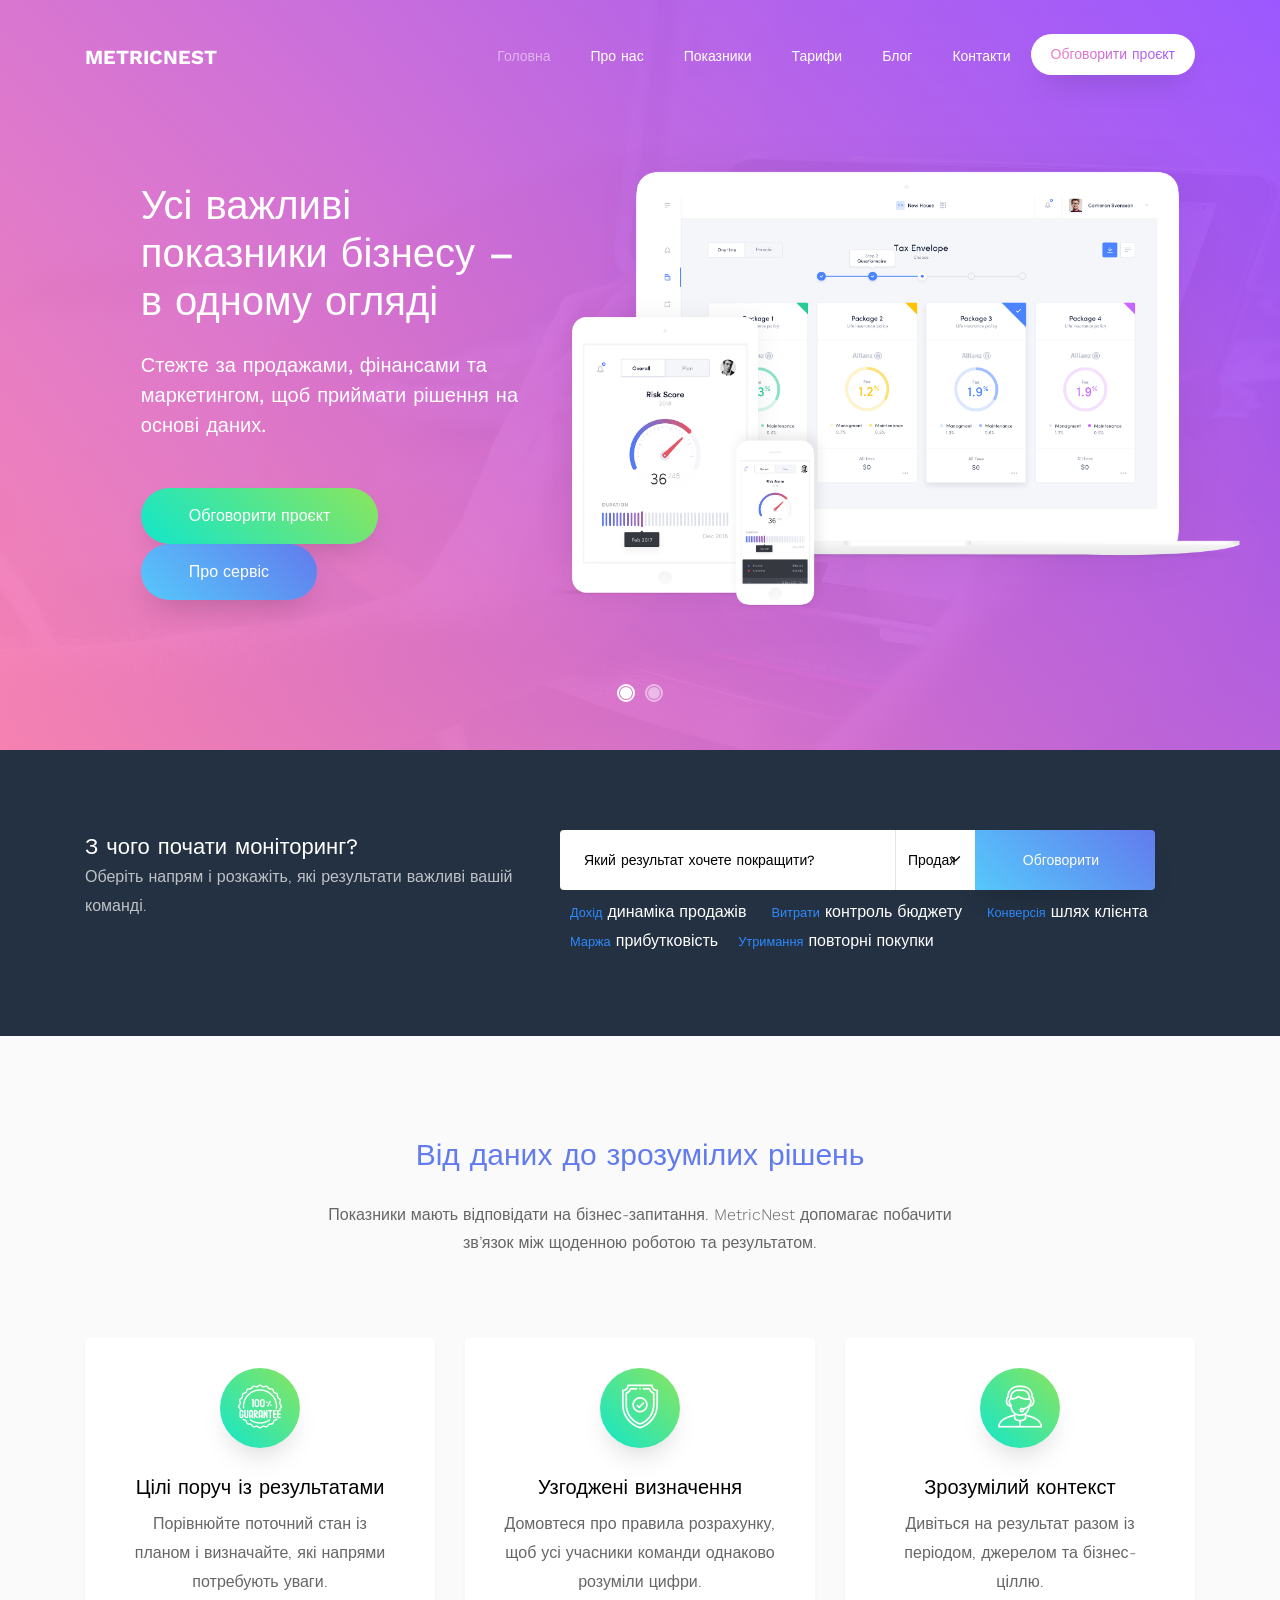
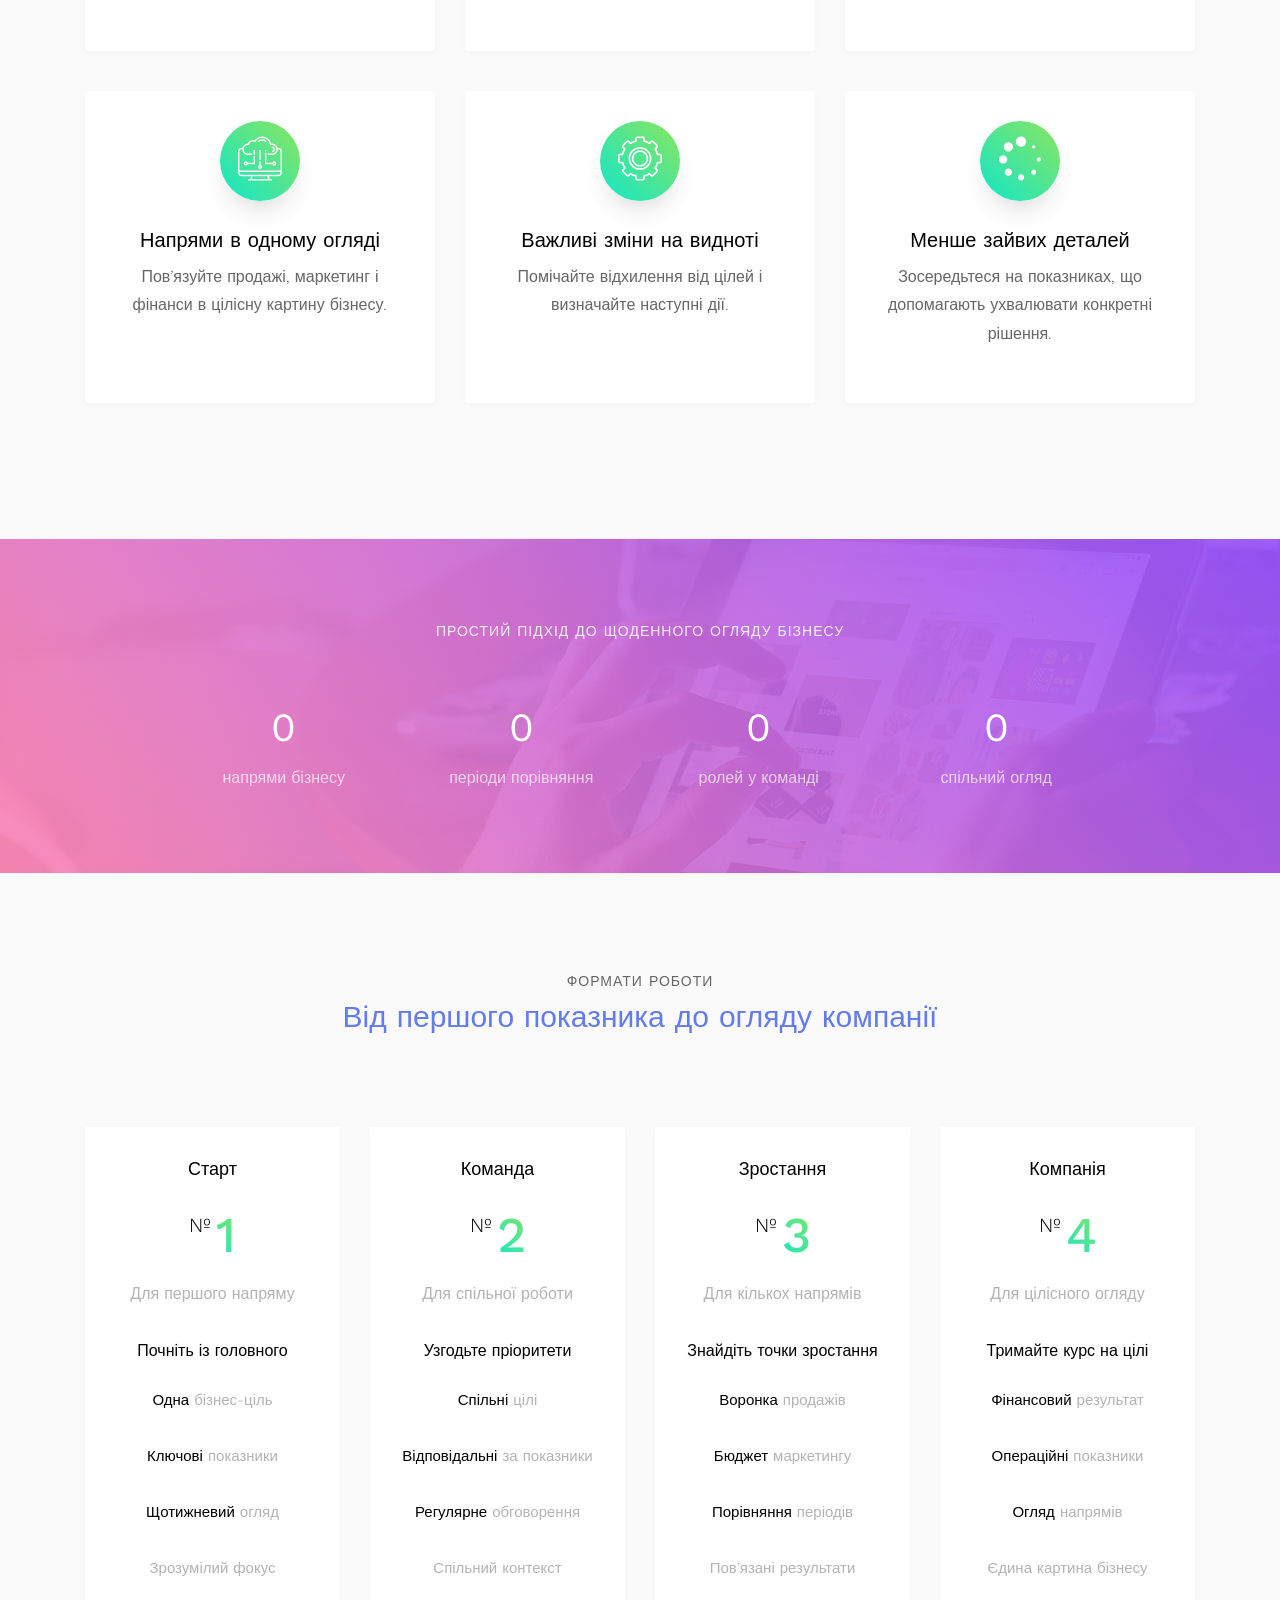
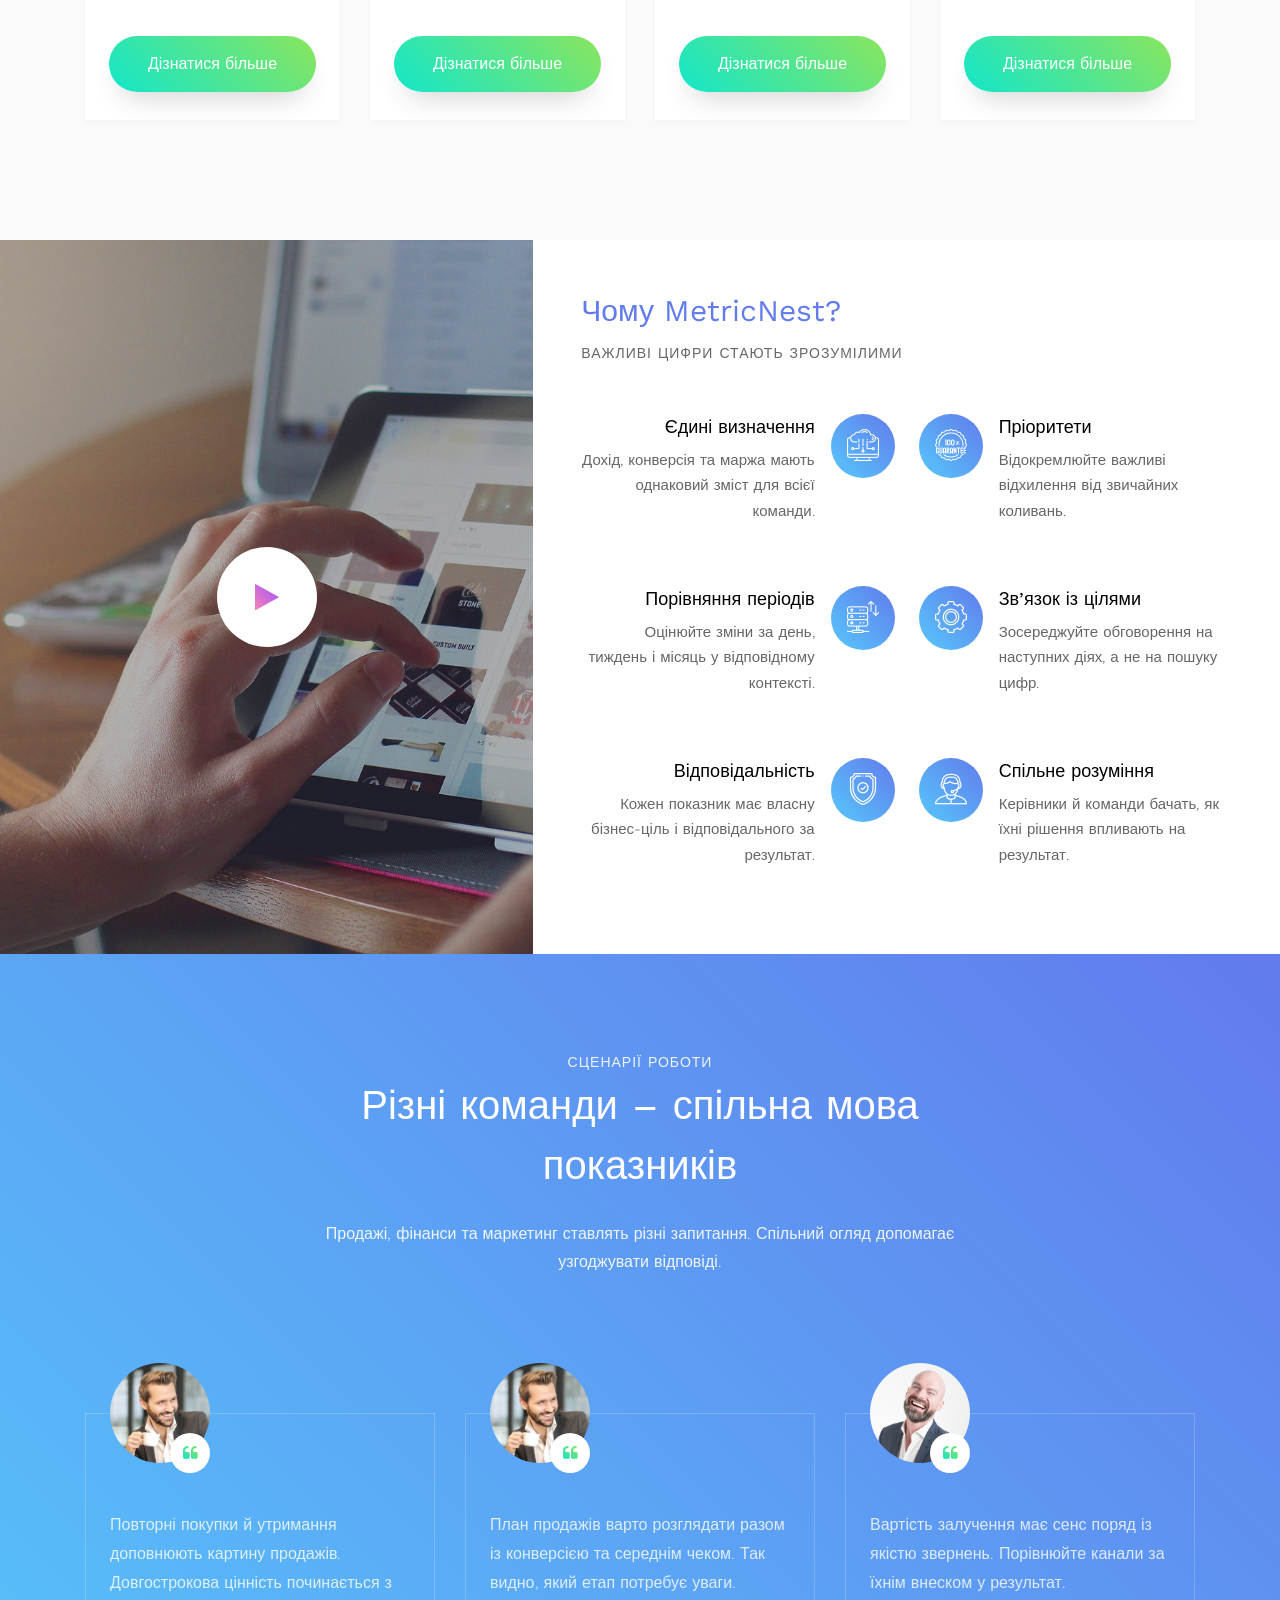
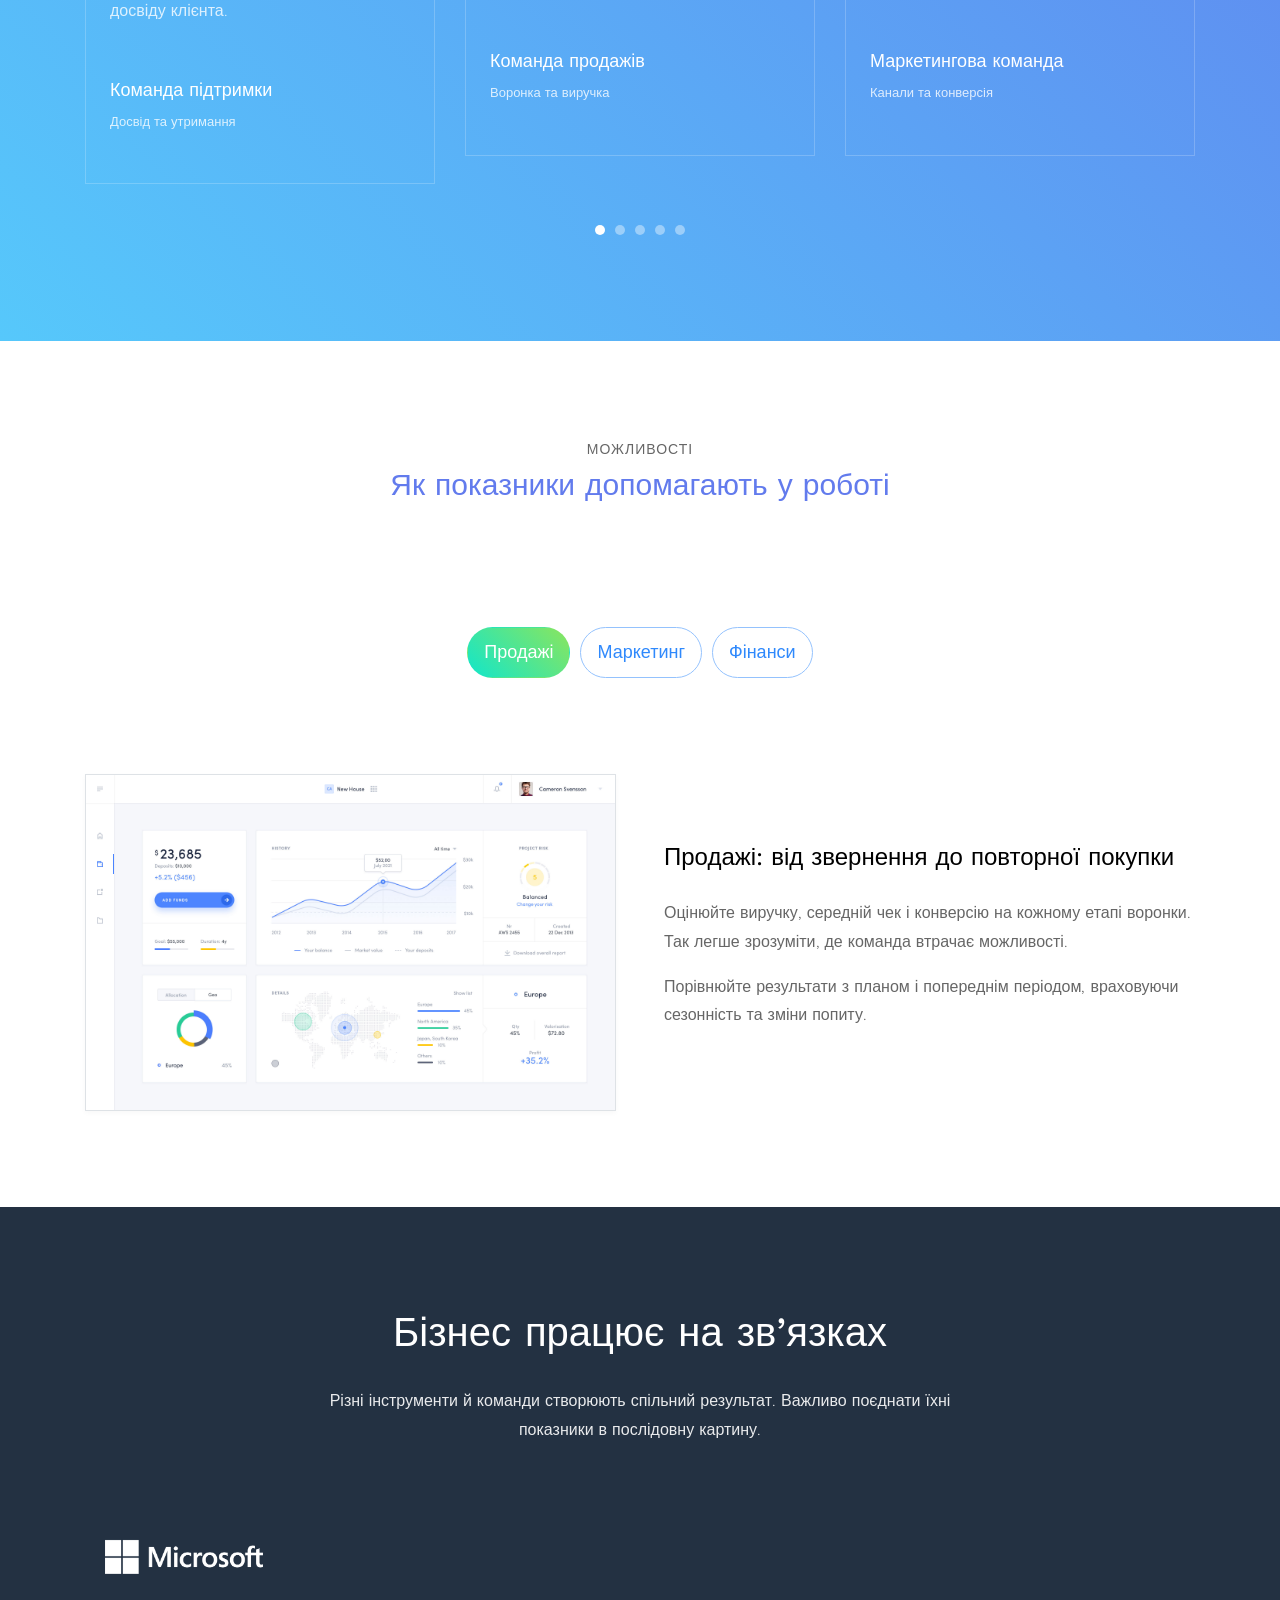
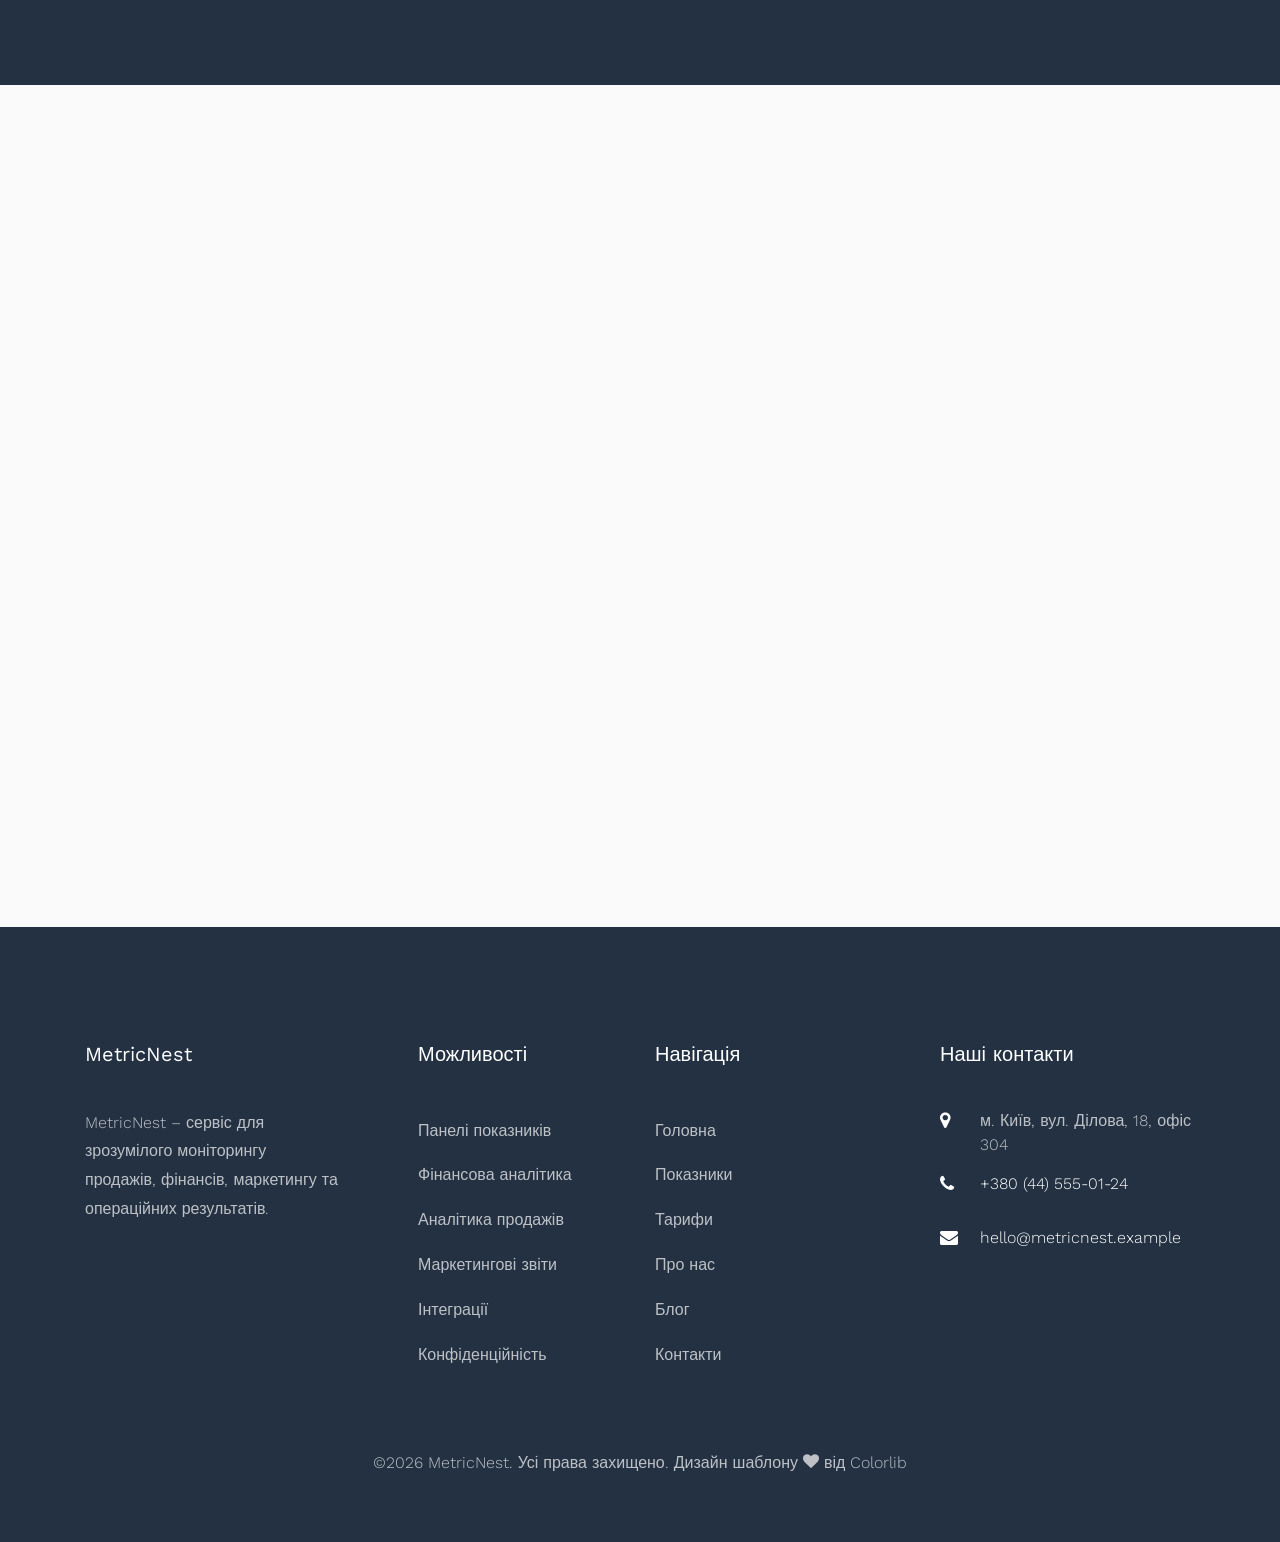
<file: index.html>
<!DOCTYPE html>
<html lang="uk">
  <head>
    <meta charset="utf-8">
    <meta name="viewport" content="width=device-width, initial-scale=1, shrink-to-fit=no">
    <title>MetricNest – моніторинг бізнес-показників</title>
    <meta name="description" content="MetricNest – моніторинг продажів, фінансів і маркетингу. Зрозумілі показники, спільні цілі та регулярний огляд результатів бізнесу.">
    
    <link href="https://fonts.googleapis.com/css?family=Work+Sans:300,400,500,600,700&amp;display=swap" rel="stylesheet">

    <link rel="stylesheet" href="css/open-iconic-bootstrap.min.css">
    <link rel="stylesheet" href="css/animate.css">
    
    <link rel="stylesheet" href="css/owl.carousel.min.css">
    <link rel="stylesheet" href="css/owl.theme.default.min.css">
    <link rel="stylesheet" href="css/magnific-popup.css">

    <link rel="stylesheet" href="css/aos.css">

    <link rel="stylesheet" href="css/ionicons.min.css">

    <link rel="stylesheet" href="css/bootstrap-datepicker.css">
    <link rel="stylesheet" href="css/jquery.timepicker.css">

    
    <link rel="stylesheet" href="css/flaticon.css">
    <link rel="stylesheet" href="css/icomoon.css">
    <link rel="stylesheet" href="css/style.css">
    <link rel="icon" type="image/svg+xml" sizes="any" href="favicon.svg">
  </head>
  <body>
    
	  <nav class="navbar navbar-expand-lg navbar-dark ftco_navbar bg-dark ftco-navbar-light" id="ftco-navbar">
	    <div class="container">
	      <a class="navbar-brand" href="index.html">MetricNest</a>
	      <button class="navbar-toggler" type="button" data-toggle="collapse" data-target="#ftco-nav" aria-controls="ftco-nav" aria-expanded="false" aria-label="Відкрити меню">
	        <span class="oi oi-menu"></span> Меню
	      </button>

	      <div class="collapse navbar-collapse" id="ftco-nav">
	        <ul class="navbar-nav ml-auto">
	          <li class="nav-item active"><a href="index.html" class="nav-link">Головна</a></li>
	          <li class="nav-item"><a href="about.html" class="nav-link">Про нас</a></li>
	          <li class="nav-item"><a href="index.html#features" class="nav-link">Показники</a></li>
	          <li class="nav-item"><a class="nav-link" href="index.html#pricing">Тарифи</a></li>
	          <li class="nav-item"><a href="blog.html" class="nav-link">Блог</a></li>
	          <li class="nav-item"><a href="contact.html" class="nav-link">Контакти</a></li>
	          <li class="nav-item cta"><a href="contact.html" class="nav-link" role="button" data-toggle="modal" data-target="#service-modal"><span>Обговорити проєкт</span></a></li>
	        </ul>
	      </div>
	    </div>
	  </nav>
    

    <section class="home-slider owl-carousel">
      <div class="slider-item" style="background-image: url(images/bg_1.jpg);">
        <div class="overlay"></div>
        <div class="container-fluid">
          <div class="row slider-text align-items-center" data-scrollax-parent="true">

            <div class="col-md-5 wrap col-sm-12 ftco-animate" data-scrollax=" properties: { translateY: '70%' }">
              <h1 class="mb-4 mt-5" data-scrollax="properties: { translateY: '30%', opacity: 1.6 }">Усі важливі показники бізнесу – в одному огляді</h1>
              <p class="mb-4 mb-md-5 sub-p" data-scrollax="properties: { translateY: '30%', opacity: 1.6 }">Стежте за продажами, фінансами та маркетингом, щоб приймати рішення на основі даних.</p>
              <p><a href="contact.html" class="btn btn-primary p-3 px-xl-5 py-xl-3">Обговорити проєкт</a> <a href="about.html" class="btn btn-primary btn-primary-2 p-3 px-xl-5 py-xl-3">Про сервіс</a></p>
            </div>
            <div class="col-md-7 ftco-animate">
            	<img src="images/dashboard_full_1.png" class="img-fluid" alt="Інтерфейс панелі з графіками та показниками">
            </div>

          </div>
        </div>
      </div>

      <div class="slider-item" style="background-image: url(images/bg_2.jpg);">
        <div class="overlay"></div>
        <div class="container-fluid">
          <div class="row slider-text align-items-center" data-scrollax-parent="true">

            <div class="col-md-5 wrap col-sm-12 ftco-animate" data-scrollax=" properties: { translateY: '70%' }">
              <h1 class="mb-4 mt-5" data-scrollax="properties: { translateY: '30%', opacity: 1.6 }">Помічайте зміни раніше. Дійте впевненіше.</h1>
              <p class="mb-4 mb-md-5">Поєднайте цілі команди з щоденними результатами. Зрозумілі показники допомагають зосередитися на наступному кроці.</p>
              <p><a href="contact.html" class="btn btn-primary p-3 px-xl-5 py-xl-3">Обговорити проєкт</a> <a href="about.html" class="btn btn-primary btn-primary-2 p-3 px-xl-5 py-xl-3">Про сервіс</a></p>
            </div>
            <div class="col-md-7 ftco-animate">
            	<img src="images/dashboard_full_3.png" class="img-fluid" alt="Інтерфейс панелі з графіками та показниками">
            </div>

          </div>
        </div>
      </div>
    </section>
    
    <section class="ftco-domain">
    	<div class="container">
    		<div class="row d-flex">
    			<div class="col-lg-5 heading-white mb-4 mb-sm-4 mb-lg-0 ftco-animate">
    				<h2>З чого почати моніторинг?</h2>
    				<p>Оберіть напрям і розкажіть, які результати важливі вашій команді.</p>
    			</div>
    			<div class="col-lg-7 ftco-wrap ftco-animate">
    				<form class="domain-form d-flex" aria-label="Напрям моніторингу">
              <div class="form-group domain-name">
                <label class="sr-only" for="business-goal">Бізнес-ціль</label><input id="business-goal" type="text" class="form-control name px-4" placeholder="Який результат хочете покращити?">
              </div>
              <div class="form-group domain-select d-flex">
	              <div class="select-wrap">
                  <div class="icon"><span class="ion-ios-arrow-down"></span></div>
                  <label class="sr-only" for="business-area">Напрям бізнесу</label><select name="area" id="business-area" class="form-control">
                  	<option value="">Продажі</option>
                    <option value="">Фінанси</option>
                    <option value="">Маркетинг</option>
                    <option value="">Операції</option>
                    <option value="">Клієнти</option>
                  </select>
                </div>
                <input type="button" class="search-domain btn btn-primary text-center" value="Обговорити" data-toggle="modal" data-target="#service-modal">
	            </div>
            </form>
            <p class="domain-price mt-2"><span><small>Дохід</small> динаміка продажів</span> <span><small>Витрати</small> контроль бюджету</span> <span><small>Конверсія</small> шлях клієнта</span> <span><small>Маржа</small> прибутковість</span><span><small>Утримання</small> повторні покупки</span></p>
    			</div>
    		</div>
    	</div>
    </section>
  
    <section class="ftco-section services-section bg-light" id="features">
      <div class="container">
      	<div class="row justify-content-center mb-5 pb-3">
          <div class="col-md-7 text-center heading-section ftco-animate">
            <h2 class="mb-4">Від даних до зрозумілих рішень</h2>
            <p>Показники мають відповідати на бізнес-запитання. MetricNest допомагає побачити зв’язок між щоденною роботою та результатом.</p>
          </div>
        </div>
        <div class="row">
          <div class="col-md-4 d-flex align-self-stretch ftco-animate">
            <div class="media block-6 services d-block text-center">
              <div class="d-flex justify-content-center">
              	<div class="icon d-flex align-items-center justify-content-center">
              		<span class="flaticon-guarantee"></span>
              	</div>
              </div>
              <div class="media-body p-2 mt-3">
                <h3 class="heading">Цілі поруч із результатами</h3>
                <p>Порівнюйте поточний стан із планом і визначайте, які напрями потребують уваги.</p>
              </div>
            </div>      
          </div>
          <div class="col-md-4 d-flex align-self-stretch ftco-animate">
            <div class="media block-6 services d-block text-center">
              <div class="d-flex justify-content-center">
              	<div class="icon d-flex align-items-center justify-content-center">
              		<span class="flaticon-shield"></span>
              	</div>
              </div>
              <div class="media-body p-2 mt-3">
                <h3 class="heading">Узгоджені визначення</h3>
                <p>Домовтеся про правила розрахунку, щоб усі учасники команди однаково розуміли цифри.</p>
              </div>
            </div>    
          </div>
          <div class="col-md-4 d-flex align-self-stretch ftco-animate">
            <div class="media block-6 services d-block text-center">
              <div class="d-flex justify-content-center">
              	<div class="icon d-flex align-items-center justify-content-center">
              		<span class="flaticon-support"></span>
              	</div>
              </div>
              <div class="media-body p-2 mt-3">
                <h3 class="heading">Зрозумілий контекст</h3>
                <p>Дивіться на результат разом із періодом, джерелом та бізнес-ціллю.</p>
              </div>
            </div>      
          </div>
					<div class="col-md-4 d-flex align-self-stretch ftco-animate">
            <div class="media block-6 services d-block text-center">
              <div class="d-flex justify-content-center">
              	<div class="icon d-flex align-items-center justify-content-center">
              		<span class="flaticon-cloud-computing"></span>
              	</div>
              </div>
              <div class="media-body p-2 mt-3">
                <h3 class="heading">Напрями в одному огляді</h3>
                <p>Пов’язуйте продажі, маркетинг і фінанси в цілісну картину бізнесу.</p>
              </div>
            </div>      
          </div>
          <div class="col-md-4 d-flex align-self-stretch ftco-animate">
            <div class="media block-6 services d-block text-center">
              <div class="d-flex justify-content-center">
              	<div class="icon d-flex align-items-center justify-content-center">
              		<span class="flaticon-settings"></span>
              	</div>
              </div>
              <div class="media-body p-2 mt-3">
                <h3 class="heading">Важливі зміни на видноті</h3>
                <p>Помічайте відхилення від цілей і визначайте наступні дії.</p>
              </div>
            </div>    
          </div>
          <div class="col-md-4 d-flex align-self-stretch ftco-animate">
            <div class="media block-6 services d-block text-center">
              <div class="d-flex justify-content-center">
              	<div class="icon d-flex align-items-center justify-content-center">
              		<span class="flaticon-loading"></span>
              	</div>
              </div>
              <div class="media-body p-2 mt-3">
                <h3 class="heading">Менше зайвих деталей</h3>
                <p>Зосередьтеся на показниках, що допомагають ухвалювати конкретні рішення.</p>
              </div>
            </div>      
          </div>
        </div>
      </div>
    </section>

    <section class="ftco-section ftco-counter img" id="section-counter" style="background-image: url(images/bg_1.jpg);" data-stellar-background-ratio="0.5">
    	<div class="container">
    		<div class="row justify-content-center mb-5">
          <div class="col-md-7 text-center heading-section heading-section-white ftco-animate">
            <span class="subheading">Простий підхід до щоденного огляду бізнесу</span>
          </div>
        </div>
    		<div class="row justify-content-center">
    			<div class="col-md-10">
		    		<div class="row">
		          <div class="col-md-3 d-flex justify-content-center counter-wrap ftco-animate">
		            <div class="block-18 text-center">
		              <div class="text">
		                <strong class="number" data-number="4">0</strong>
		                <span>напрями бізнесу</span>
		              </div>
		            </div>
		          </div>
		          <div class="col-md-3 d-flex justify-content-center counter-wrap ftco-animate">
		            <div class="block-18 text-center">
		              <div class="text">
		                <strong class="number" data-number="3">0</strong>
		                <span>періоди порівняння</span>
		              </div>
		            </div>
		          </div>
		          <div class="col-md-3 d-flex justify-content-center counter-wrap ftco-animate">
		            <div class="block-18 text-center">
		              <div class="text">
		                <strong class="number" data-number="5">0</strong>
		                <span>ролей у команді</span>
		              </div>
		            </div>
		          </div>
		          <div class="col-md-3 d-flex justify-content-center counter-wrap ftco-animate">
		            <div class="block-18 text-center">
		              <div class="text">
		                <strong class="number" data-number="1">0</strong>
		                <span>спільний огляд</span>
		              </div>
		            </div>
		          </div>
		        </div>
	        </div>
        </div>
    	</div>
    </section>

    <section class="ftco-section bg-light" id="pricing">
    	<div class="container">
    		<div class="row justify-content-center mb-5 pb-3">
          <div class="col-md-7 text-center heading-section ftco-animate">
            <span class="subheading">Формати роботи</span>
            <h2 class="mb-4">Від першого показника до огляду компанії</h2>
          </div>
        </div>
    		<div class="row d-flex plans-grid">
	        <div class="col-lg-3 col-md-6 ftco-animate">
	          <div class="block-7">
	            <div class="text-center">
		            <h2 class="heading">Старт</h2>
		            <span class="price"><sup>№</sup> <span class="number">1</span></span>
		            <span class="excerpt d-block">Для першого напряму</span>
		            <h3 class="heading-2 mb-3">Почніть із головного</h3>
		            
		            <ul class="pricing-text mb-4">
		              <li><strong>Одна</strong> бізнес-ціль</li>
		              <li><strong>Ключові</strong> показники</li>
		              <li><strong>Щотижневий</strong> огляд</li>
		              <li>Зрозумілий фокус</li>
		            </ul>
		            <a href="contact.html" class="btn btn-primary d-block px-3 py-3 mb-4">Дізнатися більше</a>
	            </div>
	          </div>
	        </div>
	        <div class="col-lg-3 col-md-6 ftco-animate">
	          <div class="block-7">
	            <div class="text-center">
		            <h2 class="heading">Команда</h2>
		            <span class="price"><sup>№</sup> <span class="number">2</span></span>
		            <span class="excerpt d-block">Для спільної роботи</span>
		            <h3 class="heading-2 mb-3">Узгодьте пріоритети</h3>
		            
		            <ul class="pricing-text mb-4">
		              <li><strong>Спільні</strong> цілі</li>
		              <li><strong>Відповідальні</strong> за показники</li>
		              <li><strong>Регулярне</strong> обговорення</li>
		              <li>Спільний контекст</li>
		            </ul>
		            <a href="contact.html" class="btn btn-primary d-block px-3 py-3 mb-4">Дізнатися більше</a>
	            </div>
	          </div>
	        </div>
	        <div class="col-lg-3 col-md-6 ftco-animate">
	          <div class="block-7">
	            <div class="text-center">
		            <h2 class="heading">Зростання</h2>
		            <span class="price"><sup>№</sup> <span class="number">3</span></span>
		            <span class="excerpt d-block">Для кількох напрямів</span>
		            <h3 class="heading-2 mb-3">Знайдіть точки зростання</h3>
		            
		            <ul class="pricing-text mb-4">
		              <li><strong>Воронка</strong> продажів</li>
		              <li><strong>Бюджет</strong> маркетингу</li>
		              <li><strong>Порівняння</strong> періодів</li>
		              <li>Пов’язані результати</li>
		            </ul>
		            <a href="contact.html" class="btn btn-primary d-block px-3 py-3 mb-4">Дізнатися більше</a>
	            </div>
	          </div>
	        </div>
	        <div class="col-lg-3 col-md-6 ftco-animate">
	          <div class="block-7">
	            <div class="text-center">
		            <h2 class="heading">Компанія</h2>
		            <span class="price"><sup>№</sup> <span class="number">4</span></span>
		            <span class="excerpt d-block">Для цілісного огляду</span>
		            <h3 class="heading-2 mb-3">Тримайте курс на цілі</h3>
		            
		            <ul class="pricing-text mb-4">
		              <li><strong>Фінансовий</strong> результат</li>
		              <li><strong>Операційні</strong> показники</li>
		              <li><strong>Огляд</strong> напрямів</li>
		              <li>Єдина картина бізнесу</li>
		            </ul>
			          <a href="contact.html" class="btn btn-primary d-block px-3 py-3 mb-4">Дізнатися більше</a>
	            </div>
	          </div>
	        </div>
	      </div>
    	</div>
    </section>
		
		<section class="ftco-services">
			<div class="container-wrap">
				<div class="row no-gutters">
					<div class="col-lg-5 img services-img" style="background-image: url(images/bg_1.jpg);" data-stellar-background-ratio="0.5">
        		<a href="https://vimeo.com/45830194" class="icon popup-vimeo d-flex justify-content-center align-items-center">
	        		<span class="icon-play"></span>
	        	</a>
					</div>
					<div class="col-lg-7">
						<div class="services-wrap p-4 p-md-5">
      				<div class="heading-section mb-5 ftco-animate">
		            <h2 class="mb-2">Чому MetricNest?</h2>
		            <span class="subheading">Важливі цифри стають зрозумілими</span>
		          </div>
      				<div class="d-md-flex">
      					<div class="one-half mr-4">
      						<div class="list-services d-flex ftco-animate">
		      					<div class="icon d-flex order-md-last justify-content-center align-items-center">
		      						<span class="flaticon-cloud-computing"></span>
		      					</div>
		      					<div class="text pl-4 pl-sm-0 pr-md-4 text-md-right">
			      					<h3>Єдині визначення</h3>
			      					<p>Дохід, конверсія та маржа мають однаковий зміст для всієї команди.</p>
		      					</div>
		      				</div>
		      				<div class="list-services d-flex ftco-animate">
		      					<div class="icon d-flex order-md-last justify-content-center align-items-center">
		      						<span class="flaticon-bandwidth"></span>
		      					</div>
		      					<div class="text pl-4 pl-sm-0 pr-md-4 text-md-right">
			      					<h3>Порівняння періодів</h3>
			      					<p>Оцінюйте зміни за день, тиждень і місяць у відповідному контексті.</p>
		      					</div>
		      				</div>
		      				<div class="list-services d-flex ftco-animate">
		      					<div class="icon d-flex order-md-last justify-content-center align-items-center">
		      						<span class="flaticon-shield"></span>
		      					</div>
		      					<div class="text pl-4 pl-sm-0 pr-md-4 text-md-right">
			      					<h3>Відповідальність</h3>
			      					<p>Кожен показник має власну бізнес-ціль і відповідального за результат.</p>
		      					</div>
		      				</div>
      					</div>

      					<div class="one-half">
      						<div class="list-services d-flex ftco-animate">
		      					<div class="icon d-flex justify-content-center align-items-center">
		      						<span class="flaticon-guarantee"></span>
		      					</div>
		      					<div class="text pl-4 pl-sm-0 pl-md-4">
			      					<h3>Пріоритети</h3>
			      					<p>Відокремлюйте важливі відхилення від звичайних коливань.</p>
		      					</div>
		      				</div>
		      				<div class="list-services d-flex ftco-animate">
		      					<div class="icon d-flex justify-content-center align-items-center">
		      						<span class="flaticon-settings"></span>
		      					</div>
		      					<div class="text pl-4 pl-sm-0 pl-md-4">
			      					<h3>Зв’язок із цілями</h3>
			      					<p>Зосереджуйте обговорення на наступних діях, а не на пошуку цифр.</p>
		      					</div>
		      				</div>
		      				<div class="list-services d-flex ftco-animate">
		      					<div class="icon d-flex justify-content-center align-items-center">
		      						<span class="flaticon-support"></span>
		      					</div>
		      					<div class="text pl-4 pl-sm-0 pl-md-4">
			      					<h3>Спільне розуміння</h3>
			      					<p>Керівники й команди бачать, як їхні рішення впливають на результат.</p>
		      					</div>
		      				</div>
      					</div>
      				</div>
      			</div>
					</div>
				</div>
			</div>
		</section>

    <section class="ftco-section testimony-section">
      <div class="container">
        <div class="row justify-content-center mb-5 pb-3">
          <div class="col-md-7 text-center heading-section heading-section-white ftco-animate">
            <span class="subheading">Сценарії роботи</span>
            <h2 class="mb-4">Різні команди – спільна мова показників</h2>
            <p>Продажі, фінанси та маркетинг ставлять різні запитання. Спільний огляд допомагає узгоджувати відповіді.</p>
          </div>
        </div>
        <div class="row ftco-animate">
          <div class="col-md-12">
            <div class="carousel-testimony owl-carousel ftco-owl">
              <div class="item">
                <div class="testimony-wrap p-4 pb-5">
                  <div class="user-img mb-5" style="background-image: url(images/person_1.jpg)">
                    <span class="quote d-flex align-items-center justify-content-center">
                      <i class="icon-quote-left"></i>
                    </span>
                  </div>
                  <div class="text">
                    <p class="mb-5">План продажів варто розглядати разом із конверсією та середнім чеком. Так видно, який етап потребує уваги.</p>
                    <p class="name">Команда продажів</p>
                    <span class="position">Воронка та виручка</span>
                  </div>
                </div>
              </div>
              <div class="item">
                <div class="testimony-wrap p-4 pb-5">
                  <div class="user-img mb-5" style="background-image: url(images/person_2.jpg)">
                    <span class="quote d-flex align-items-center justify-content-center">
                      <i class="icon-quote-left"></i>
                    </span>
                  </div>
                  <div class="text">
                    <p class="mb-5">Вартість залучення має сенс поряд із якістю звернень. Порівнюйте канали за їхнім внеском у результат.</p>
                    <p class="name">Маркетингова команда</p>
                    <span class="position">Канали та конверсія</span>
                  </div>
                </div>
              </div>
              <div class="item">
                <div class="testimony-wrap p-4 pb-5">
                  <div class="user-img mb-5" style="background-image: url(images/person_3.jpg)">
                    <span class="quote d-flex align-items-center justify-content-center">
                      <i class="icon-quote-left"></i>
                    </span>
                  </div>
                  <div class="text">
                    <p class="mb-5">Зростання доходу потрібно оцінювати разом із витратами. Маржа допомагає побачити якість цього зростання.</p>
                    <p class="name">Фінансова команда</p>
                    <span class="position">Дохід та прибутковість</span>
                  </div>
                </div>
              </div>
              <div class="item">
                <div class="testimony-wrap p-4 pb-5">
                  <div class="user-img mb-5" style="background-image: url(images/person_1.jpg)">
                    <span class="quote d-flex align-items-center justify-content-center">
                      <i class="icon-quote-left"></i>
                    </span>
                  </div>
                  <div class="text">
                    <p class="mb-5">Регулярний огляд показує, де накопичуються затримки. Шукайте зміни в процесі, які впливають на результат.</p>
                    <p class="name">Операційна команда</p>
                    <span class="position">Процеси та ефективність</span>
                  </div>
                </div>
              </div>
              <div class="item">
                <div class="testimony-wrap p-4 pb-5">
                  <div class="user-img mb-5" style="background-image: url(images/person_1.jpg)">
                    <span class="quote d-flex align-items-center justify-content-center">
                      <i class="icon-quote-left"></i>
                    </span>
                  </div>
                  <div class="text">
                    <p class="mb-5">Повторні покупки й утримання доповнюють картину продажів. Довгострокова цінність починається з досвіду клієнта.</p>
                    <p class="name">Команда підтримки</p>
                    <span class="position">Досвід та утримання</span>
                  </div>
                </div>
              </div>
            </div>
          </div>
        </div>
      </div>
    </section>

    <section class="ftco-section">
    	<div class="container">
    		<div class="row justify-content-center mb-5 pb-5">
    			<div class="col-md-7 text-center heading-section ftco-animate">
            <span class="subheading">Можливості</span>
            <h2 class="mb-4">Як показники допомагають у роботі</h2>
          </div>
    		</div>
    		<div class="row">
          <div class="col-md-12 nav-link-wrap mb-5 pb-md-5 pb-sm-1 ftco-animate">
            <div class="nav ftco-animate nav-pills justify-content-center text-center" id="v-pills-tab" role="tablist" aria-orientation="vertical">
              <a class="nav-link active" id="v-pills-nextgen-tab" data-toggle="pill" href="#v-pills-nextgen" role="tab" aria-controls="v-pills-nextgen" aria-selected="true">Продажі</a>

              <a class="nav-link" id="v-pills-performance-tab" data-toggle="pill" href="#v-pills-performance" role="tab" aria-controls="v-pills-performance" aria-selected="false">Маркетинг</a>

              <a class="nav-link" id="v-pills-effect-tab" data-toggle="pill" href="#v-pills-effect" role="tab" aria-controls="v-pills-effect" aria-selected="false">Фінанси</a>
            </div>
          </div>
          <div class="col-md-12 align-items-center ftco-animate">
            
            <div class="tab-content ftco-animate" id="v-pills-tabContent">

              <div class="tab-pane fade show active" id="v-pills-nextgen" role="tabpanel" aria-labelledby="v-pills-nextgen-tab">
              	<div class="d-md-flex">
	              	<div class="one-forth align-self-center">
	              		<img src="images/dashboard_full_1.jpg" class="img-fluid border" alt="Інтерфейс панелі з графіками та показниками">
	              	</div>
	              	<div class="one-half ml-md-5 align-self-center">
		                <h2 class="mb-4">Продажі: від звернення до повторної покупки</h2>
		              	<p>Оцінюйте виручку, середній чек і конверсію на кожному етапі воронки. Так легше зрозуміти, де команда втрачає можливості.</p>
		                <p>Порівнюйте результати з планом і попереднім періодом, враховуючи сезонність та зміни попиту.</p>
		              </div>
	              </div>
              </div>

              <div class="tab-pane fade" id="v-pills-performance" role="tabpanel" aria-labelledby="v-pills-performance-tab">
                <div class="d-md-flex">
	              	<div class="one-forth order-last align-self-center">
	              		<img src="images/dashboard_full_2.jpg" class="img-fluid border" alt="Інтерфейс панелі з графіками та показниками">
	              	</div>
	              	<div class="one-half order-first mr-md-5 align-self-center">
		                <h2 class="mb-4">Маркетинг: оцінюйте внесок кожного каналу</h2>
		              	<p>Розглядайте витрати, кількість звернень і вартість залучення разом. Окремі цифри стають кориснішими в контексті всього шляху клієнта.</p>
		                <p>Домовляйтеся про цілі кампаній до їх запуску та перевіряйте результати за однаковими правилами.</p>
		              </div>
	              </div>
              </div>

              <div class="tab-pane fade" id="v-pills-effect" role="tabpanel" aria-labelledby="v-pills-effect-tab">
                <div class="d-md-flex">
	              	<div class="one-forth align-self-center">
	              		<img src="images/dashboard_full_1.jpg" class="img-fluid border" alt="Інтерфейс панелі з графіками та показниками">
	              	</div>
	              	<div class="one-half ml-md-5 align-self-center">
		                <h2 class="mb-4">Фінанси: тримайте в полі зору прибутковість</h2>
		              	<p>Пов’язуйте дохід, витрати й маржу з операційними результатами. Це допомагає оцінити стійкість зростання.</p>
		                <p>Дивіться на план і факт разом, щоб вчасно скоригувати пріоритети та розподіл ресурсів.</p>
		              </div>
	              </div>
              </div>
            </div>
          </div>
        </div>
    	</div>
    </section>

    <section class="ftco-section ftco-partner">
    	<div class="container">
    		<div class="row justify-content-center mb-5 pb-3">
          <div class="col-md-7 text-center heading-section heading-section-white ftco-animate">
            <h2 class="mb-4">Бізнес працює на зв’язках</h2>
            <p>Різні інструменти й команди створюють спільний результат. Важливо поєднати їхні показники в послідовну картину.</p>
          </div>
        </div>
    		<div class="row">
    			<div class="col-sm ftco-animate">
    				<span class="partner"><img src="images/partner-1.png" class="img-fluid" alt="Графічний знак бізнес-інструмента"></span>
    			</div>
    			<div class="col-sm ftco-animate">
    				<span class="partner"><img src="images/partner-2.png" class="img-fluid" alt="Графічний знак бізнес-інструмента"></span>
    			</div>
    			<div class="col-sm ftco-animate">
    				<span class="partner"><img src="images/partner-3.png" class="img-fluid" alt="Графічний знак бізнес-інструмента"></span>
    			</div>
    			<div class="col-sm ftco-animate">
    				<span class="partner"><img src="images/partner-4.png" class="img-fluid" alt="Графічний знак бізнес-інструмента"></span>
    			</div>
    			<div class="col-sm ftco-animate">
    				<span class="partner"><img src="images/partner-5.png" class="img-fluid" alt="Графічний знак бізнес-інструмента"></span>
    			</div>
    		</div>
    	</div>
    </section>

    <section class="ftco-section bg-light">
      <div class="container">
        <div class="row justify-content-center mb-5 pb-3">
          <div class="col-md-7 text-center heading-section ftco-animate">
            <h2>Блог про бізнес-показники</h2>
            <p>Практичні теми для керівників і команд: від вибору KPI до регулярного обговорення результатів.</p>
          </div>
        </div>
        <div class="row">
          <div class="col-md-4 ftco-animate">
            <div class="blog-entry">
              <a href="blog.html" class="block-20" aria-label="Перейти до матеріалу блогу" style="background-image: url('images/image_1.jpg');">
              </a>
              <div class="text d-flex py-4">
                <div class="meta mb-3">
                  <div><span>12 лист. 2026</span></div>
                  <div><span>Редакція</span></div>
                  <div><a href="blog.html" class="meta-chat"><span class="icon-chat"></span> Читати</a></div>
                </div>
                <div class="desc pl-3">
	                <h3 class="heading"><a href="blog.html">Які KPI обрати для першого бізнес-дашборда</a></h3>
	              </div>
              </div>
            </div>
          </div>
          <div class="col-md-4 ftco-animate">
            <div class="blog-entry" data-aos-delay="100">
              <a href="blog.html" class="block-20" aria-label="Перейти до матеріалу блогу" style="background-image: url('images/image_2.jpg');">
              </a>
              <div class="text d-flex py-4">
                <div class="meta mb-3">
                  <div><span>12 лист. 2026</span></div>
                  <div><span>Редакція</span></div>
                  <div><a href="blog.html" class="meta-chat"><span class="icon-chat"></span> Читати</a></div>
                </div>
                <div class="desc pl-3">
	                <h3 class="heading"><a href="blog.html">Як читати воронку продажів без зайвих висновків</a></h3>
	              </div>
              </div>
            </div>
          </div>
          <div class="col-md-4 ftco-animate">
            <div class="blog-entry" data-aos-delay="200">
              <a href="blog.html" class="block-20" aria-label="Перейти до матеріалу блогу" style="background-image: url('images/image_3.jpg');">
              </a>
              <div class="text d-flex py-4">
                <div class="meta mb-3">
                  <div><span>12 лист. 2026</span></div>
                  <div><span>Редакція</span></div>
                  <div><a href="blog.html" class="meta-chat"><span class="icon-chat"></span> Читати</a></div>
                </div>
                <div class="desc pl-3">
	                <h3 class="heading"><a href="blog.html">План і факт: перетворюємо різницю на дію</a></h3>
	              </div>
              </div>
            </div>
          </div>
        </div>
      </div>
    </section>

    <footer class="ftco-footer ftco-bg-dark ftco-section">
      <div class="container">
        <div class="row mb-5">
          <div class="col-md">
            <div class="ftco-footer-widget mb-4">
              <h2 class="ftco-heading-2">MetricNest</h2>
              <p>MetricNest – сервіс для зрозумілого моніторингу продажів, фінансів, маркетингу та операційних результатів.</p>
              <ul class="ftco-footer-social list-unstyled float-md-left float-lft mt-5">
                <li class="ftco-animate"><a href="https://x.com" target="_blank" rel="noopener noreferrer" aria-label="X"><span class="icon-twitter"></span></a></li>
                <li class="ftco-animate"><a href="https://www.facebook.com" target="_blank" rel="noopener noreferrer" aria-label="Facebook"><span class="icon-facebook"></span></a></li>
                <li class="ftco-animate"><a href="https://www.instagram.com" target="_blank" rel="noopener noreferrer" aria-label="Instagram"><span class="icon-instagram"></span></a></li>
              </ul>
            </div>
          </div>
          <div class="col-md">
            <div class="ftco-footer-widget mb-4 ml-md-5">
              <h2 class="ftco-heading-2">Можливості</h2>
              <ul class="list-unstyled">
                <li><a href="index.html#features" class="py-2 d-block">Панелі показників</a></li>
                <li><a href="index.html#features" class="py-2 d-block">Фінансова аналітика</a></li>
                <li><a href="index.html#features" class="py-2 d-block">Аналітика продажів</a></li>
                <li><a href="index.html#features" class="py-2 d-block">Маркетингові звіти</a></li>
                <li><a href="index.html#features" class="py-2 d-block">Інтеграції</a></li>
                <li><a href="contact.html" class="py-2 d-block">Конфіденційність</a></li>
              </ul>
            </div>
          </div>
          <div class="col-md">
             <div class="ftco-footer-widget mb-4">
              <h2 class="ftco-heading-2">Навігація</h2>
              <ul class="list-unstyled">
                <li><a href="index.html" class="py-2 d-block">Головна</a></li>
                <li><a href="index.html#features" class="py-2 d-block">Показники</a></li>
                <li><a href="index.html#pricing" class="py-2 d-block">Тарифи</a></li>
                <li><a href="about.html" class="py-2 d-block">Про нас</a></li>
                <li><a href="blog.html" class="py-2 d-block">Блог</a></li>
                <li><a href="contact.html" class="py-2 d-block">Контакти</a></li>
              </ul>
            </div>
          </div>
          <div class="col-md">
            <div class="ftco-footer-widget mb-4">
            	<h2 class="ftco-heading-2">Наші контакти</h2>
            	<div class="block-23 mb-3">
	              <ul>
	                <li><span class="icon icon-map-marker"></span><span class="text">м. Київ, вул. Ділова, 18, офіс 304</span></li>
	                <li><a href="tel:+380445550124"><span class="icon icon-phone"></span><span class="text">+380 (44) 555-01-24</span></a></li>
	                <li><a href="mailto:hello@metricnest.example"><span class="icon icon-envelope"></span><span class="text">hello@metricnest.example</span></a></li>
	              </ul>
	            </div>
            </div>
          </div>
        </div>
        <div class="row">
          <div class="col-md-12 text-center">

            <p><!-- Link back to Colorlib can't be removed. Template is licensed under CC BY 3.0. -->
  &copy;2026 MetricNest. Усі права захищено. Дизайн шаблону <i class="icon-heart" aria-hidden="true"></i> від <a href="https://colorlib.com" target="_blank" rel="noopener noreferrer">Colorlib</a>
  <!-- Link back to Colorlib can't be removed. Template is licensed under CC BY 3.0. --></p>
          </div>
        </div>
      </div>
    </footer>
    
  

  
  <div id="ftco-loader" class="show fullscreen"><svg class="circular" width="48px" height="48px"><circle class="path-bg" cx="24" cy="24" r="22" fill="none" stroke-width="4" stroke="#eeeeee"/><circle class="path" cx="24" cy="24" r="22" fill="none" stroke-width="4" stroke-miterlimit="10" stroke="#F96D00"/></svg></div>


  <script src="js/jquery.min.js"></script>
  <script src="js/jquery-migrate-3.0.1.min.js"></script>
  <script src="js/popper.min.js"></script>
  <script src="js/bootstrap.min.js"></script>
  <script src="js/jquery.easing.1.3.js"></script>
  <script src="js/jquery.waypoints.min.js"></script>
  <script src="js/jquery.stellar.min.js"></script>
  <script src="js/owl.carousel.min.js"></script>
  <script src="js/jquery.magnific-popup.min.js"></script>
  <script src="js/aos.js"></script>
  <script src="js/jquery.animateNumber.min.js"></script>
  <script src="js/bootstrap-datepicker.js"></script>
  <script src="js/scrollax.min.js"></script>
  <script src="js/main.js"></script>
    
    <div class="modal fade" id="service-modal" tabindex="-1" role="dialog" aria-labelledby="service-modal-title" aria-describedby="service-modal-description" aria-hidden="true">
      <div class="modal-dialog modal-dialog-centered" role="document">
        <div class="modal-content">
          <div class="modal-header">
            <h2 class="modal-title h4" id="service-modal-title">Знайомство з MetricNest</h2>
            <button type="button" class="close" data-dismiss="modal" aria-label="Закрити вікно"><span aria-hidden="true">&times;</span></button>
          </div>
          <div class="modal-body">
            <p id="service-modal-description">Розкажіть про себе та оберіть напрям бізнесу, який хочете краще розуміти.</p>
            <form id="service-form" novalidate>
              <div class="form-group">
                <label for="service-name">Ваше ім’я</label>
                <input class="form-control" id="service-name" name="name" type="text" autocomplete="name" required minlength="2" maxlength="80" placeholder="Олександр">
              </div>
              <div class="form-group">
                <label for="service-email">Робоча електронна пошта</label>
                <input class="form-control" id="service-email" name="email" type="email" autocomplete="email" required maxlength="160" placeholder="name@company.com">
              </div>
              <div class="form-group">
                <label for="service-company">Компанія</label>
                <input class="form-control" id="service-company" name="company" type="text" autocomplete="organization" required minlength="2" maxlength="100" placeholder="Назва компанії">
              </div>
              <div class="form-group">
                <label for="service-area">Напрям моніторингу</label>
                <select class="form-control" id="service-area" name="area" required>
                  <option value="">Оберіть напрям</option>
                  <option value="sales">Продажі</option>
                  <option value="finance">Фінанси</option>
                  <option value="marketing">Маркетинг</option>
                  <option value="operations">Операційні показники</option>
                  <option value="customers">Клієнтський досвід</option>
                </select>
              </div>
              <button class="btn btn-primary py-3 px-4" type="submit">Готово</button>
            </form>
          </div>
        </div>
      </div>
    </div>

    <script src="js/service-modal.js"></script>
  </body>
</html>
</file>
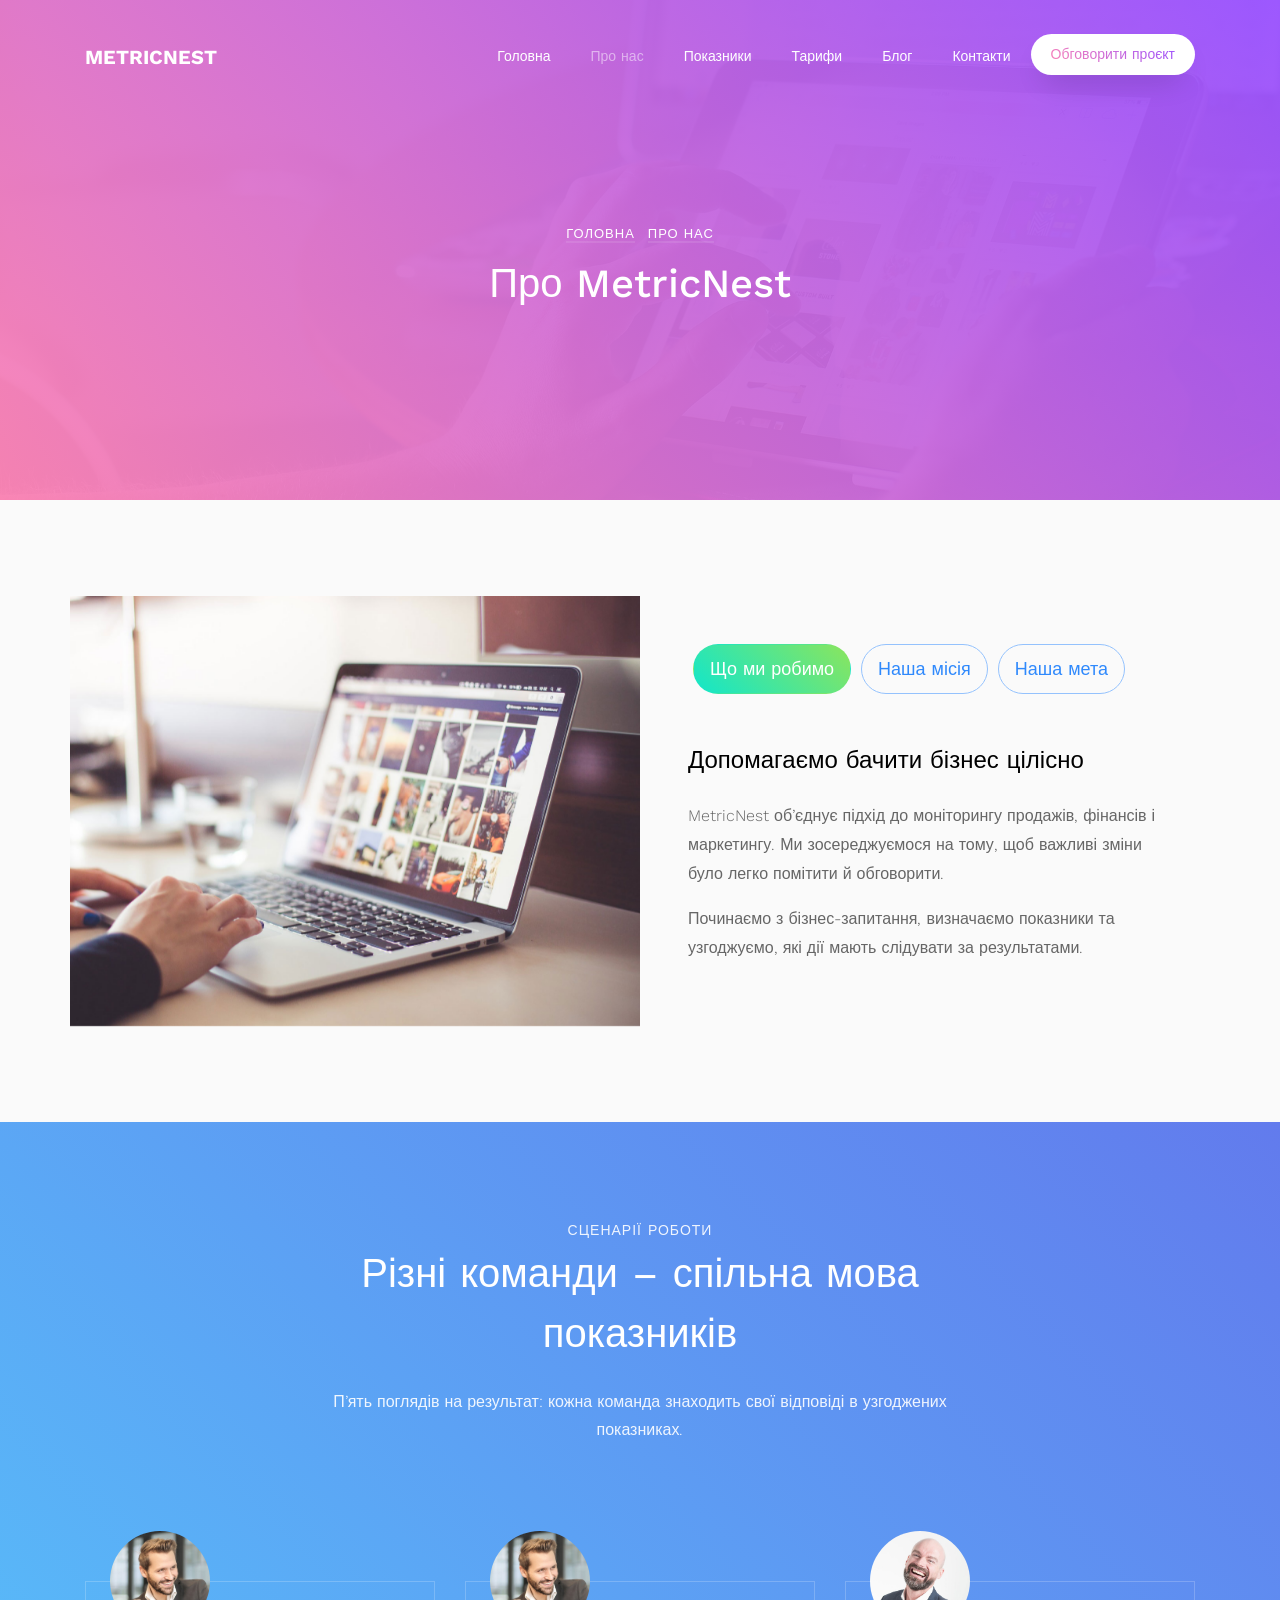
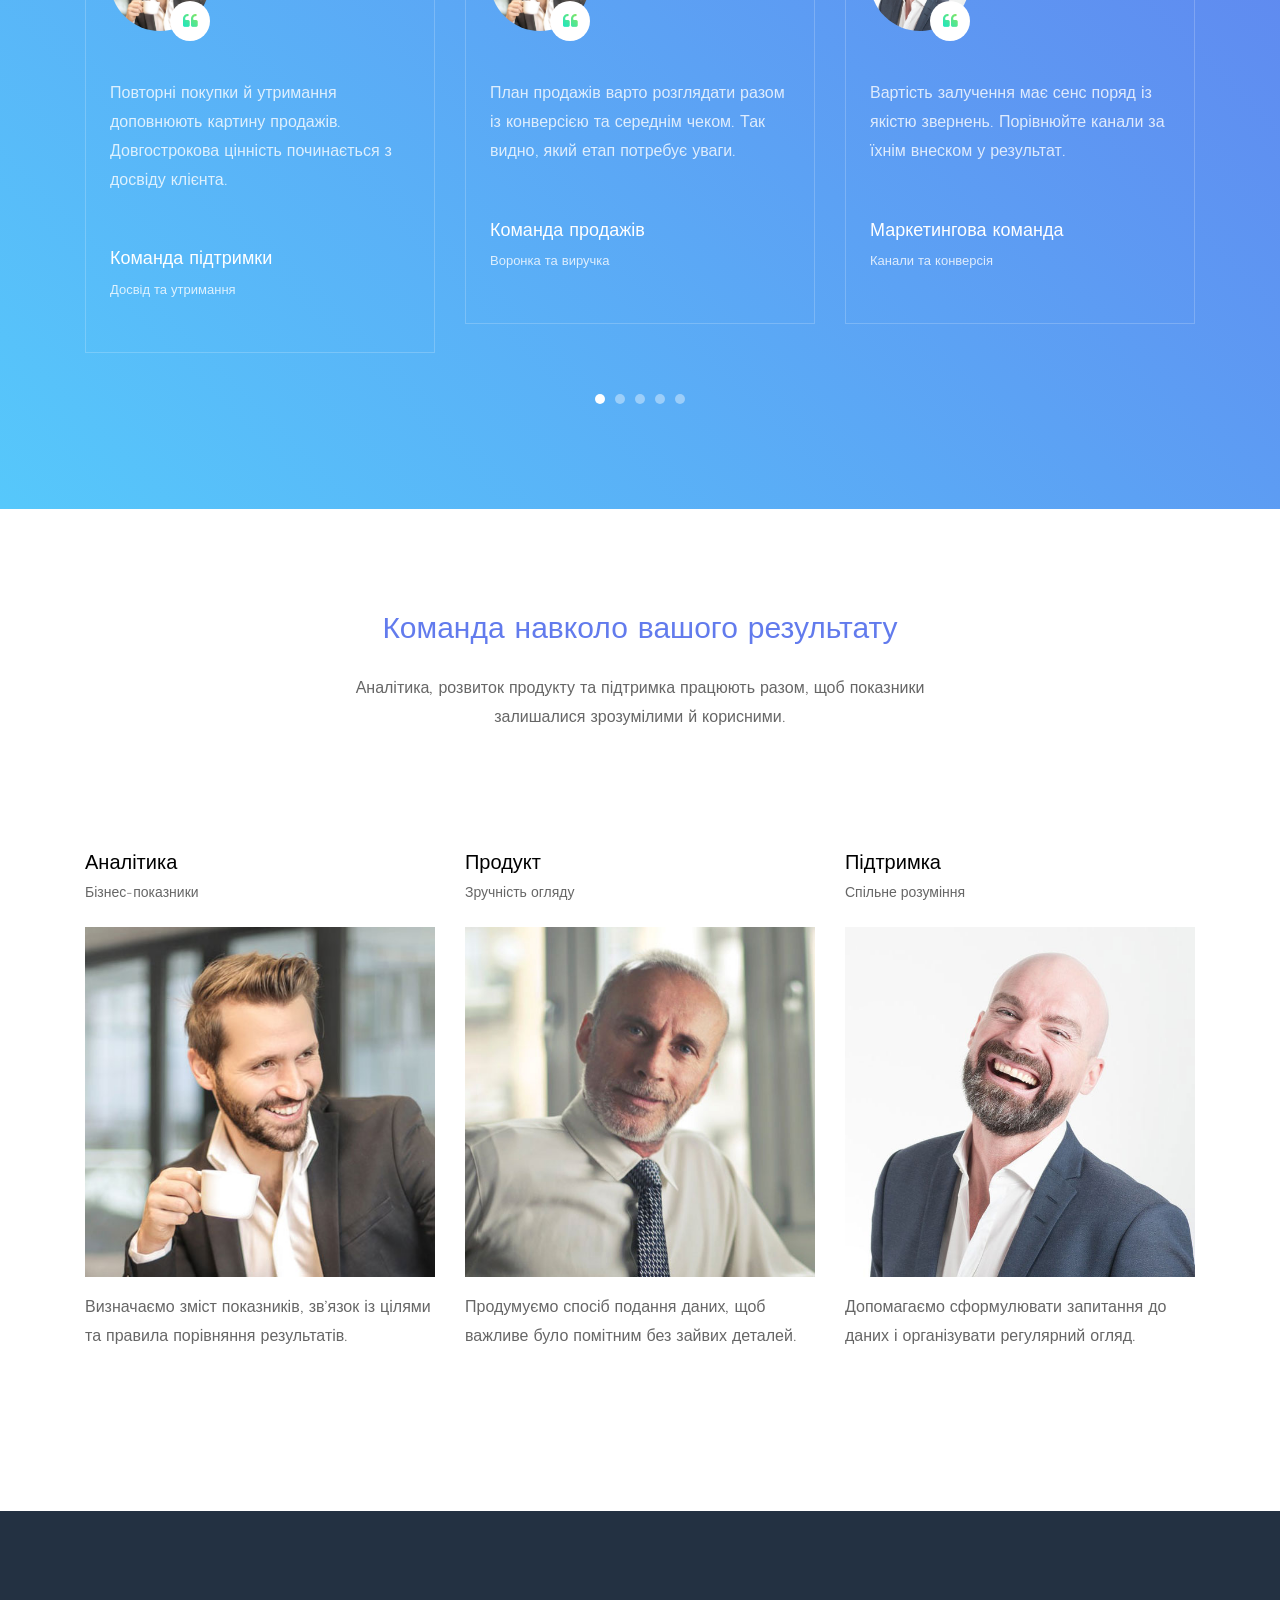
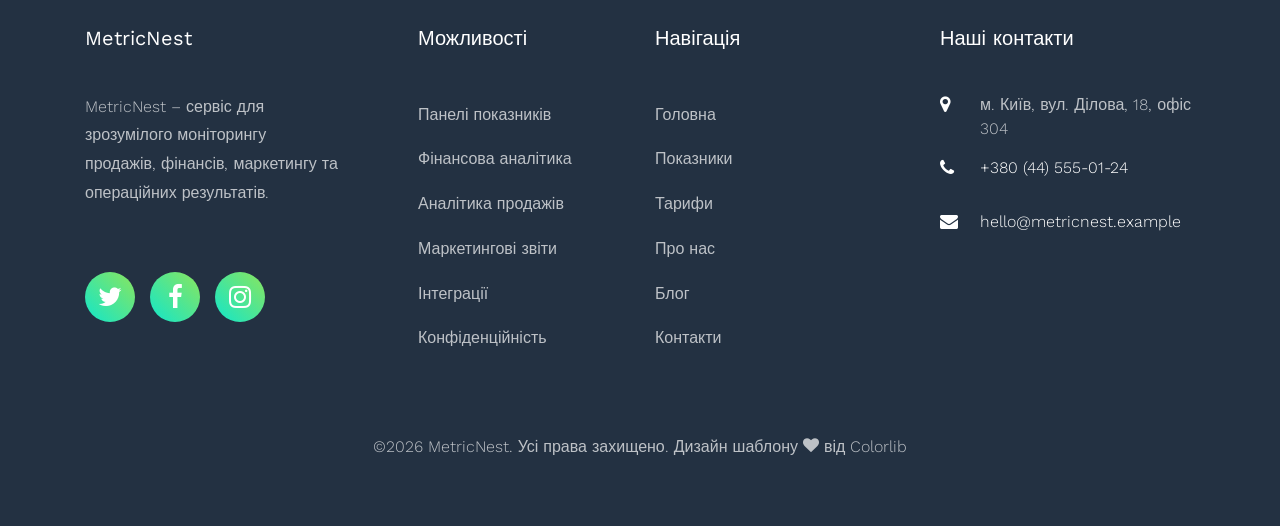
<file: about.html>
<!DOCTYPE html>
<html lang="uk">
  <head>
    <meta charset="utf-8">
    <meta name="viewport" content="width=device-width, initial-scale=1, shrink-to-fit=no">
    <title>Про MetricNest – зрозуміла аналітика для команд</title>
    <meta name="description" content="Дізнайтеся про MetricNest: наш підхід до бізнес-показників, зрозумілої аналітики та спільної роботи команд.">
    
    <link href="https://fonts.googleapis.com/css?family=Work+Sans:300,400,500,600,700&amp;display=swap" rel="stylesheet">

    <link rel="stylesheet" href="css/open-iconic-bootstrap.min.css">
    <link rel="stylesheet" href="css/animate.css">
    
    <link rel="stylesheet" href="css/owl.carousel.min.css">
    <link rel="stylesheet" href="css/owl.theme.default.min.css">
    <link rel="stylesheet" href="css/magnific-popup.css">

    <link rel="stylesheet" href="css/aos.css">

    <link rel="stylesheet" href="css/ionicons.min.css">

    <link rel="stylesheet" href="css/bootstrap-datepicker.css">
    <link rel="stylesheet" href="css/jquery.timepicker.css">

    
    <link rel="stylesheet" href="css/flaticon.css">
    <link rel="stylesheet" href="css/icomoon.css">
    <link rel="stylesheet" href="css/style.css">
    <link rel="icon" type="image/svg+xml" sizes="any" href="favicon.svg">
  </head>
  <body>
    
	  <nav class="navbar navbar-expand-lg navbar-dark ftco_navbar bg-dark ftco-navbar-light" id="ftco-navbar">
	    <div class="container">
	      <a class="navbar-brand" href="index.html">MetricNest</a>
	      <button class="navbar-toggler" type="button" data-toggle="collapse" data-target="#ftco-nav" aria-controls="ftco-nav" aria-expanded="false" aria-label="Відкрити меню">
	        <span class="oi oi-menu"></span> Меню
	      </button>

	      <div class="collapse navbar-collapse" id="ftco-nav">
	        <ul class="navbar-nav ml-auto">
	          <li class="nav-item"><a href="index.html" class="nav-link">Головна</a></li>
	          <li class="nav-item active"><a href="about.html" class="nav-link">Про нас</a></li>
	          <li class="nav-item"><a href="index.html#features" class="nav-link">Показники</a></li>
	          <li class="nav-item"><a class="nav-link" href="index.html#pricing">Тарифи</a></li>
	          <li class="nav-item"><a href="blog.html" class="nav-link">Блог</a></li>
	          <li class="nav-item"><a href="contact.html" class="nav-link">Контакти</a></li>
	          <li class="nav-item cta"><a href="contact.html" class="nav-link" role="button" data-toggle="modal" data-target="#service-modal"><span>Обговорити проєкт</span></a></li>
	        </ul>
	      </div>
	    </div>
	  </nav>
    

    <section class="home-slider owl-carousel">
      <div class="slider-item bread-item" style="background-image: url(images/bg_1.jpg);" data-stellar-background-ratio="0.5">
        <div class="overlay"></div>
        <div class="container-fluid">
          <div class="row slider-text align-items-center justify-content-center" data-scrollax-parent="true">

            <div class="col-md-8 mt-5 text-center col-sm-12 ftco-animate" data-scrollax=" properties: { translateY: '70%' }">
              <p class="breadcrumbs" data-scrollax="properties: { translateY: '30%', opacity: 1.6 }"><span class="mr-2"><a href="index.html">Головна</a></span> <span>Про нас</span></p>
	            <h1 class="mb-3 bread" data-scrollax="properties: { translateY: '30%', opacity: 1.6 }">Про MetricNest</h1>
            </div>
          </div>
        </div>
      </div>
    </section>
  
    <section class="ftco-section bg-light">
    	<div class="container">
    		<div class="row d-md-flex">
	    		<div class="col-md-6 ftco-animate img about-image" style="background-image: url(images/about.jpg);">
	    		</div>
	    		<div class="col-md-6 ftco-animate p-md-5">
		    		<div class="row">
		          <div class="col-md-12 nav-link-wrap mb-5">
		            <div class="nav ftco-animate nav-pills" id="v-pills-tab" role="tablist" aria-orientation="vertical">
		              <a class="nav-link active" id="v-pills-whatwedo-tab" data-toggle="pill" href="#v-pills-whatwedo" role="tab" aria-controls="v-pills-whatwedo" aria-selected="true">Що ми робимо</a>

		              <a class="nav-link" id="v-pills-mission-tab" data-toggle="pill" href="#v-pills-mission" role="tab" aria-controls="v-pills-mission" aria-selected="false">Наша місія</a>

		              <a class="nav-link" id="v-pills-goal-tab" data-toggle="pill" href="#v-pills-goal" role="tab" aria-controls="v-pills-goal" aria-selected="false">Наша мета</a>
		            </div>
		          </div>
		          <div class="col-md-12 d-flex align-items-center">
		            
		            <div class="tab-content ftco-animate" id="v-pills-tabContent">

		              <div class="tab-pane fade show active" id="v-pills-whatwedo" role="tabpanel" aria-labelledby="v-pills-whatwedo-tab">
		              	<div>
			                <h2 class="mb-4">Допомагаємо бачити бізнес цілісно</h2>
			              	<p>MetricNest об’єднує підхід до моніторингу продажів, фінансів і маркетингу. Ми зосереджуємося на тому, щоб важливі зміни було легко помітити й обговорити.</p>
			                <p>Починаємо з бізнес-запитання, визначаємо показники та узгоджуємо, які дії мають слідувати за результатами.</p>
				            </div>
		              </div>

		              <div class="tab-pane fade" id="v-pills-mission" role="tabpanel" aria-labelledby="v-pills-mission-tab">
		                <div>
			                <h2 class="mb-4">Перетворювати цифри на спільне розуміння</h2>
			              	<p>Наша місія – зробити регулярну роботу з показниками зрозумілою для кожної команди. Дані корисні тоді, коли допомагають ухвалювати рішення.</p>
			                <p>Прозорі визначення, послідовні періоди й відповідальність за результат створюють основу для довіри до цифр.</p>
				            </div>
		              </div>

		              <div class="tab-pane fade" id="v-pills-goal" role="tabpanel" aria-labelledby="v-pills-goal-tab">
		                <div>
			                <h2 class="mb-4">Допомагати командам діяти впевнено</h2>
			              	<p>Ми прагнемо, щоб огляд показників завершувався конкретними пріоритетами. Спільна картина допомагає бачити взаємозв’язки між напрямами.</p>
			                <p>Менше часу на пошук пояснень – більше уваги діям, які наближають бізнес до його цілей.</p>
				            </div>
		              </div>
		            </div>
		          </div>
		        </div>
		      </div>
		    </div>
    	</div>
    </section>

    <section class="ftco-section testimony-section">
      <div class="container">
        <div class="row justify-content-center mb-5 pb-3">
          <div class="col-md-7 text-center heading-section heading-section-white ftco-animate">
            <span class="subheading">Сценарії роботи</span>
            <h2 class="mb-4">Різні команди – спільна мова показників</h2>
            <p>П’ять поглядів на результат: кожна команда знаходить свої відповіді в узгоджених показниках.</p>
          </div>
        </div>
        <div class="row ftco-animate">
          <div class="col-md-12">
            <div class="carousel-testimony owl-carousel ftco-owl">
              <div class="item">
                <div class="testimony-wrap p-4 pb-5">
                  <div class="user-img mb-5" style="background-image: url(images/person_1.jpg)">
                    <span class="quote d-flex align-items-center justify-content-center">
                      <i class="icon-quote-left"></i>
                    </span>
                  </div>
                  <div class="text">
                    <p class="mb-5">План продажів варто розглядати разом із конверсією та середнім чеком. Так видно, який етап потребує уваги.</p>
                    <p class="name">Команда продажів</p>
                    <span class="position">Воронка та виручка</span>
                  </div>
                </div>
              </div>
              <div class="item">
                <div class="testimony-wrap p-4 pb-5">
                  <div class="user-img mb-5" style="background-image: url(images/person_2.jpg)">
                    <span class="quote d-flex align-items-center justify-content-center">
                      <i class="icon-quote-left"></i>
                    </span>
                  </div>
                  <div class="text">
                    <p class="mb-5">Вартість залучення має сенс поряд із якістю звернень. Порівнюйте канали за їхнім внеском у результат.</p>
                    <p class="name">Маркетингова команда</p>
                    <span class="position">Канали та конверсія</span>
                  </div>
                </div>
              </div>
              <div class="item">
                <div class="testimony-wrap p-4 pb-5">
                  <div class="user-img mb-5" style="background-image: url(images/person_3.jpg)">
                    <span class="quote d-flex align-items-center justify-content-center">
                      <i class="icon-quote-left"></i>
                    </span>
                  </div>
                  <div class="text">
                    <p class="mb-5">Зростання доходу потрібно оцінювати разом із витратами. Маржа допомагає побачити якість цього зростання.</p>
                    <p class="name">Фінансова команда</p>
                    <span class="position">Дохід та прибутковість</span>
                  </div>
                </div>
              </div>
              <div class="item">
                <div class="testimony-wrap p-4 pb-5">
                  <div class="user-img mb-5" style="background-image: url(images/person_1.jpg)">
                    <span class="quote d-flex align-items-center justify-content-center">
                      <i class="icon-quote-left"></i>
                    </span>
                  </div>
                  <div class="text">
                    <p class="mb-5">Регулярний огляд показує, де накопичуються затримки. Шукайте зміни в процесі, які впливають на результат.</p>
                    <p class="name">Операційна команда</p>
                    <span class="position">Процеси та ефективність</span>
                  </div>
                </div>
              </div>
              <div class="item">
                <div class="testimony-wrap p-4 pb-5">
                  <div class="user-img mb-5" style="background-image: url(images/person_1.jpg)">
                    <span class="quote d-flex align-items-center justify-content-center">
                      <i class="icon-quote-left"></i>
                    </span>
                  </div>
                  <div class="text">
                    <p class="mb-5">Повторні покупки й утримання доповнюють картину продажів. Довгострокова цінність починається з досвіду клієнта.</p>
                    <p class="name">Команда підтримки</p>
                    <span class="position">Досвід та утримання</span>
                  </div>
                </div>
              </div>
            </div>
          </div>
        </div>
      </div>
    </section>

    <section class="ftco-section">
      <div class="container">
        <div class="row justify-content-center mb-5 pb-5">
          <div class="col-md-7 text-center heading-section ftco-animate">
            <h2 class="mb-4">Команда навколо вашого результату</h2>
            <p>Аналітика, розвиток продукту та підтримка працюють разом, щоб показники залишалися зрозумілими й корисними.</p>
          </div>
        </div>
        <div class="row">
          <div class="col-md-4 mb-5 ftco-animate">
            <div class="block-10">
              <div class="person-info mb-2">
                <span class="name">Аналітика</span>
                <span class="position">Бізнес-показники</span>
              </div>
              <img src="images/person_1.jpg" alt="Портрет учасника команди" class="img-fluid mb-3">
              <p>Визначаємо зміст показників, зв’язок із цілями та правила порівняння результатів.</p>
            </div>
          </div>
          <div class="col-md-4 mb-5 ftco-animate">
            <div class="block-10">
              <div class="person-info mb-2">
                <span class="name">Продукт</span>
                <span class="position">Зручність огляду</span>
              </div>
              <img src="images/person_3.jpg" alt="Портрет учасника команди" class="img-fluid mb-3">
              <p>Продумуємо спосіб подання даних, щоб важливе було помітним без зайвих деталей.</p>
            </div>
          </div>
          <div class="col-md-4 mb-5 ftco-animate">
            <div class="block-10">
              <div class="person-info mb-2">
                <span class="name">Підтримка</span>
                <span class="position">Спільне розуміння</span>
              </div>
              <img src="images/person_2.jpg" alt="Портрет учасника команди" class="img-fluid mb-3">
              <p>Допомагаємо сформулювати запитання до даних і організувати регулярний огляд.</p>
            </div>
          </div>
        </div>
      </div>
    </section>

    <footer class="ftco-footer ftco-bg-dark ftco-section">
      <div class="container">
        <div class="row mb-5">
          <div class="col-md">
            <div class="ftco-footer-widget mb-4">
              <h2 class="ftco-heading-2">MetricNest</h2>
              <p>MetricNest – сервіс для зрозумілого моніторингу продажів, фінансів, маркетингу та операційних результатів.</p>
              <ul class="ftco-footer-social list-unstyled float-md-left float-lft mt-5">
                <li class="ftco-animate"><a href="https://x.com" target="_blank" rel="noopener noreferrer" aria-label="X"><span class="icon-twitter"></span></a></li>
                <li class="ftco-animate"><a href="https://www.facebook.com" target="_blank" rel="noopener noreferrer" aria-label="Facebook"><span class="icon-facebook"></span></a></li>
                <li class="ftco-animate"><a href="https://www.instagram.com" target="_blank" rel="noopener noreferrer" aria-label="Instagram"><span class="icon-instagram"></span></a></li>
              </ul>
            </div>
          </div>
          <div class="col-md">
            <div class="ftco-footer-widget mb-4 ml-md-5">
              <h2 class="ftco-heading-2">Можливості</h2>
              <ul class="list-unstyled">
                <li><a href="index.html#features" class="py-2 d-block">Панелі показників</a></li>
                <li><a href="index.html#features" class="py-2 d-block">Фінансова аналітика</a></li>
                <li><a href="index.html#features" class="py-2 d-block">Аналітика продажів</a></li>
                <li><a href="index.html#features" class="py-2 d-block">Маркетингові звіти</a></li>
                <li><a href="index.html#features" class="py-2 d-block">Інтеграції</a></li>
                <li><a href="contact.html" class="py-2 d-block">Конфіденційність</a></li>
              </ul>
            </div>
          </div>
          <div class="col-md">
             <div class="ftco-footer-widget mb-4">
              <h2 class="ftco-heading-2">Навігація</h2>
              <ul class="list-unstyled">
                <li><a href="index.html" class="py-2 d-block">Головна</a></li>
                <li><a href="index.html#features" class="py-2 d-block">Показники</a></li>
                <li><a href="index.html#pricing" class="py-2 d-block">Тарифи</a></li>
                <li><a href="about.html" class="py-2 d-block">Про нас</a></li>
                <li><a href="blog.html" class="py-2 d-block">Блог</a></li>
                <li><a href="contact.html" class="py-2 d-block">Контакти</a></li>
              </ul>
            </div>
          </div>
          <div class="col-md">
            <div class="ftco-footer-widget mb-4">
            	<h2 class="ftco-heading-2">Наші контакти</h2>
            	<div class="block-23 mb-3">
	              <ul>
	                <li><span class="icon icon-map-marker"></span><span class="text">м. Київ, вул. Ділова, 18, офіс 304</span></li>
	                <li><a href="tel:+380445550124"><span class="icon icon-phone"></span><span class="text">+380 (44) 555-01-24</span></a></li>
	                <li><a href="mailto:hello@metricnest.example"><span class="icon icon-envelope"></span><span class="text">hello@metricnest.example</span></a></li>
	              </ul>
	            </div>
            </div>
          </div>
        </div>
        <div class="row">
          <div class="col-md-12 text-center">

            <p><!-- Link back to Colorlib can't be removed. Template is licensed under CC BY 3.0. -->
  &copy;2026 MetricNest. Усі права захищено. Дизайн шаблону <i class="icon-heart" aria-hidden="true"></i> від <a href="https://colorlib.com" target="_blank" rel="noopener noreferrer">Colorlib</a>
  <!-- Link back to Colorlib can't be removed. Template is licensed under CC BY 3.0. --></p>
          </div>
        </div>
      </div>
    </footer>
    
  

  
  <div id="ftco-loader" class="show fullscreen"><svg class="circular" width="48px" height="48px"><circle class="path-bg" cx="24" cy="24" r="22" fill="none" stroke-width="4" stroke="#eeeeee"/><circle class="path" cx="24" cy="24" r="22" fill="none" stroke-width="4" stroke-miterlimit="10" stroke="#F96D00"/></svg></div>


  <script src="js/jquery.min.js"></script>
  <script src="js/jquery-migrate-3.0.1.min.js"></script>
  <script src="js/popper.min.js"></script>
  <script src="js/bootstrap.min.js"></script>
  <script src="js/jquery.easing.1.3.js"></script>
  <script src="js/jquery.waypoints.min.js"></script>
  <script src="js/jquery.stellar.min.js"></script>
  <script src="js/owl.carousel.min.js"></script>
  <script src="js/jquery.magnific-popup.min.js"></script>
  <script src="js/aos.js"></script>
  <script src="js/jquery.animateNumber.min.js"></script>
  <script src="js/bootstrap-datepicker.js"></script>
  <script src="js/scrollax.min.js"></script>
  <script src="js/main.js"></script>
    
    <div class="modal fade" id="service-modal" tabindex="-1" role="dialog" aria-labelledby="service-modal-title" aria-describedby="service-modal-description" aria-hidden="true">
      <div class="modal-dialog modal-dialog-centered" role="document">
        <div class="modal-content">
          <div class="modal-header">
            <h2 class="modal-title h4" id="service-modal-title">Знайомство з MetricNest</h2>
            <button type="button" class="close" data-dismiss="modal" aria-label="Закрити вікно"><span aria-hidden="true">&times;</span></button>
          </div>
          <div class="modal-body">
            <p id="service-modal-description">Розкажіть про себе та оберіть напрям бізнесу, який хочете краще розуміти.</p>
            <form id="service-form" novalidate>
              <div class="form-group">
                <label for="service-name">Ваше ім’я</label>
                <input class="form-control" id="service-name" name="name" type="text" autocomplete="name" required minlength="2" maxlength="80" placeholder="Олександр">
              </div>
              <div class="form-group">
                <label for="service-email">Робоча електронна пошта</label>
                <input class="form-control" id="service-email" name="email" type="email" autocomplete="email" required maxlength="160" placeholder="name@company.com">
              </div>
              <div class="form-group">
                <label for="service-company">Компанія</label>
                <input class="form-control" id="service-company" name="company" type="text" autocomplete="organization" required minlength="2" maxlength="100" placeholder="Назва компанії">
              </div>
              <div class="form-group">
                <label for="service-area">Напрям моніторингу</label>
                <select class="form-control" id="service-area" name="area" required>
                  <option value="">Оберіть напрям</option>
                  <option value="sales">Продажі</option>
                  <option value="finance">Фінанси</option>
                  <option value="marketing">Маркетинг</option>
                  <option value="operations">Операційні показники</option>
                  <option value="customers">Клієнтський досвід</option>
                </select>
              </div>
              <button class="btn btn-primary py-3 px-4" type="submit">Готово</button>
            </form>
          </div>
        </div>
      </div>
    </div>

    <script src="js/service-modal.js"></script>
  </body>
</html>
</file>
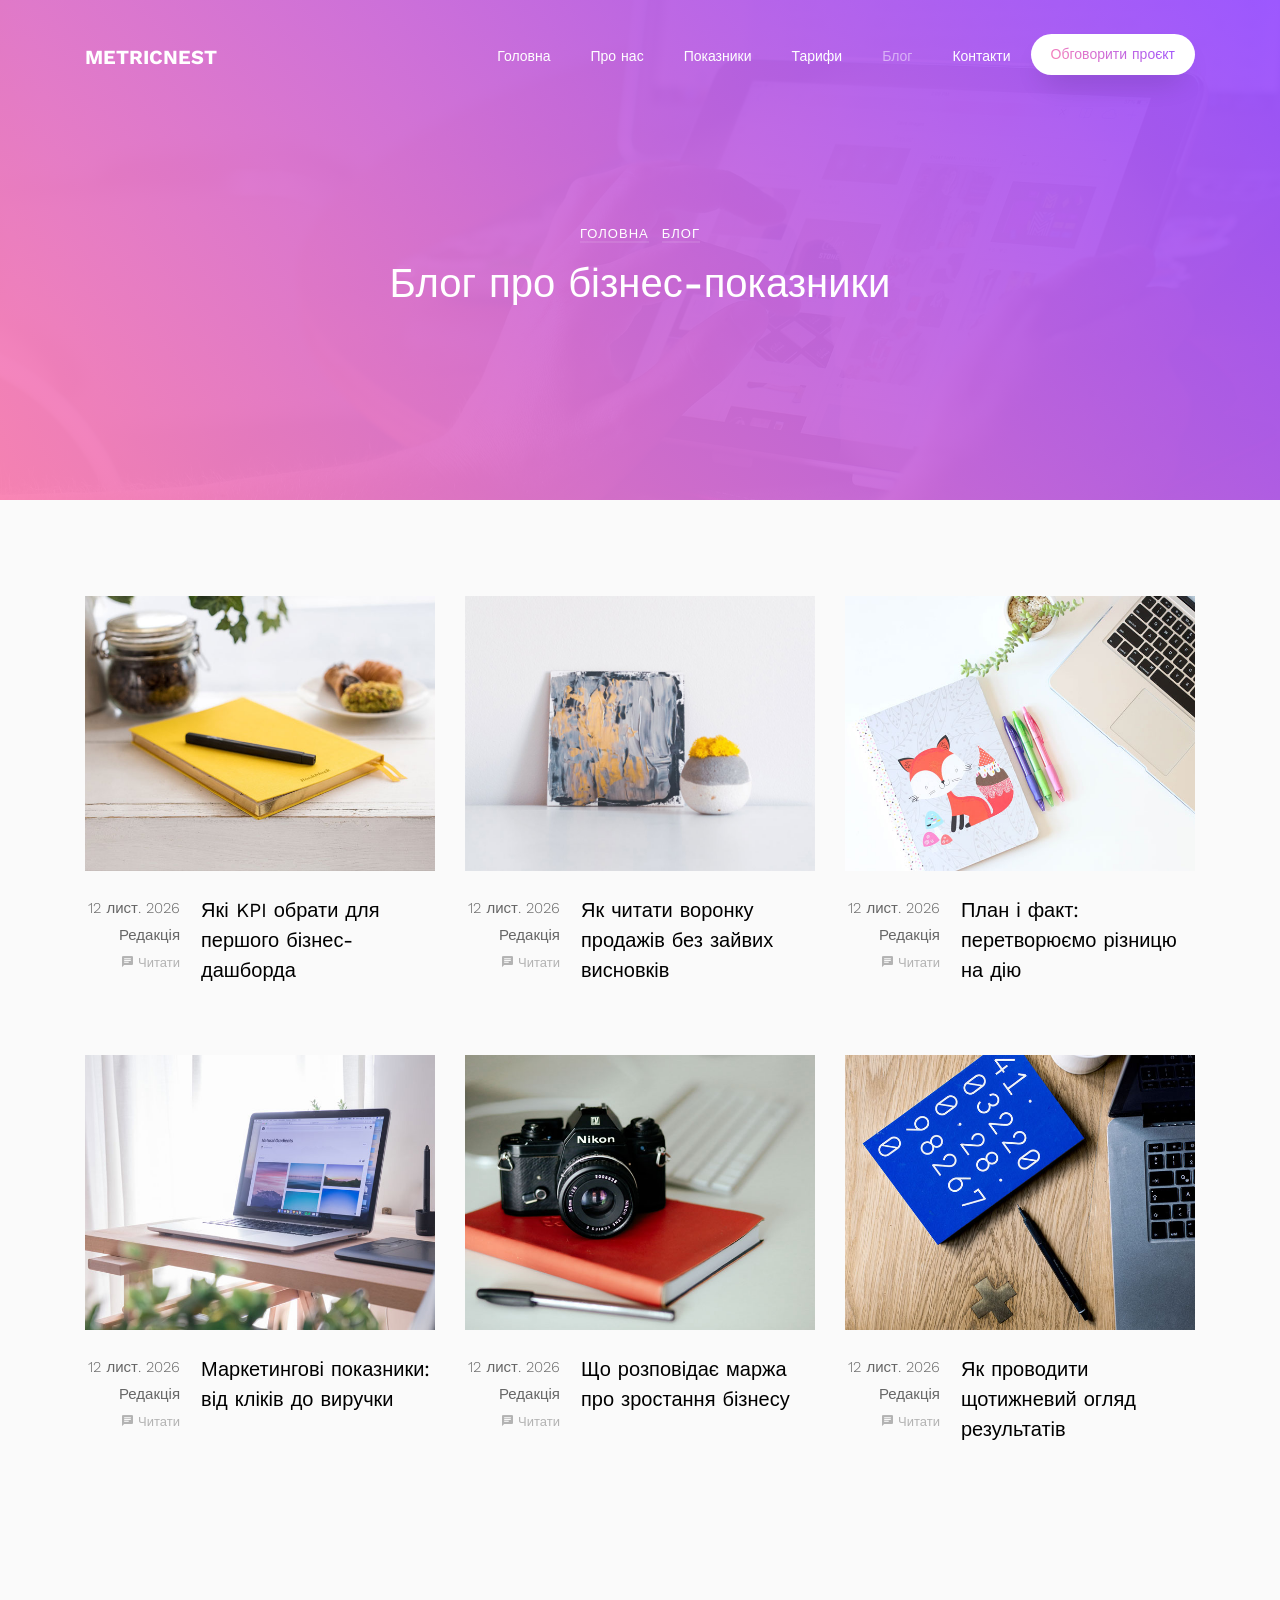
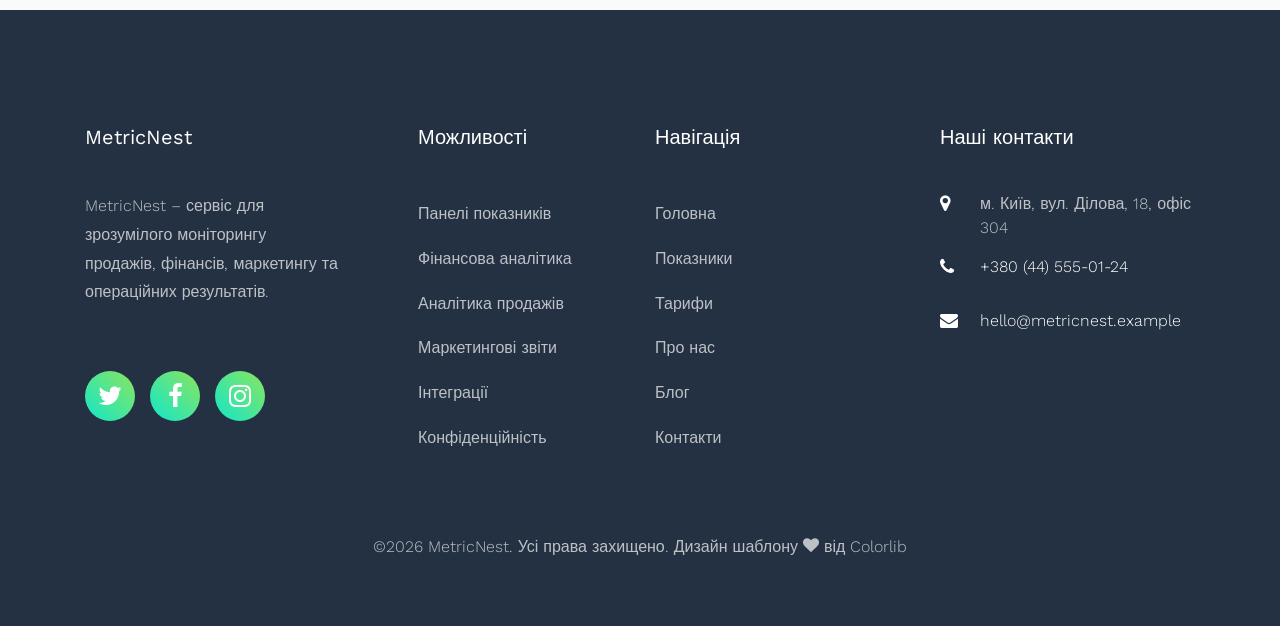
<file: blog.html>
<!DOCTYPE html>
<html lang="uk">
  <head>
    <meta charset="utf-8">
    <meta name="viewport" content="width=device-width, initial-scale=1, shrink-to-fit=no">
    <title>Блог MetricNest – KPI, аналітика та рішення</title>
    <meta name="description" content="Блог MetricNest про KPI, воронку продажів, маркетингову аналітику, прибутковість і регулярний огляд результатів.">
    
    <link href="https://fonts.googleapis.com/css?family=Work+Sans:300,400,500,600,700&amp;display=swap" rel="stylesheet">

    <link rel="stylesheet" href="css/open-iconic-bootstrap.min.css">
    <link rel="stylesheet" href="css/animate.css">
    
    <link rel="stylesheet" href="css/owl.carousel.min.css">
    <link rel="stylesheet" href="css/owl.theme.default.min.css">
    <link rel="stylesheet" href="css/magnific-popup.css">

    <link rel="stylesheet" href="css/aos.css">

    <link rel="stylesheet" href="css/ionicons.min.css">

    <link rel="stylesheet" href="css/bootstrap-datepicker.css">
    <link rel="stylesheet" href="css/jquery.timepicker.css">

    
    <link rel="stylesheet" href="css/flaticon.css">
    <link rel="stylesheet" href="css/icomoon.css">
    <link rel="stylesheet" href="css/style.css">
    <link rel="icon" type="image/svg+xml" sizes="any" href="favicon.svg">
  </head>
  <body>
    
	  <nav class="navbar navbar-expand-lg navbar-dark ftco_navbar bg-dark ftco-navbar-light" id="ftco-navbar">
	    <div class="container">
	      <a class="navbar-brand" href="index.html">MetricNest</a>
	      <button class="navbar-toggler" type="button" data-toggle="collapse" data-target="#ftco-nav" aria-controls="ftco-nav" aria-expanded="false" aria-label="Відкрити меню">
	        <span class="oi oi-menu"></span> Меню
	      </button>

	      <div class="collapse navbar-collapse" id="ftco-nav">
	        <ul class="navbar-nav ml-auto">
	          <li class="nav-item"><a href="index.html" class="nav-link">Головна</a></li>
	          <li class="nav-item"><a href="about.html" class="nav-link">Про нас</a></li>
	          <li class="nav-item"><a href="index.html#features" class="nav-link">Показники</a></li>
	          <li class="nav-item"><a class="nav-link" href="index.html#pricing">Тарифи</a></li>
	          <li class="nav-item active"><a href="blog.html" class="nav-link">Блог</a></li>
	          <li class="nav-item"><a href="contact.html" class="nav-link">Контакти</a></li>
	          <li class="nav-item cta"><a href="contact.html" class="nav-link" role="button" data-toggle="modal" data-target="#service-modal"><span>Обговорити проєкт</span></a></li>
	        </ul>
	      </div>
	    </div>
	  </nav>
    

    <section class="home-slider owl-carousel">
      <div class="slider-item bread-item" style="background-image: url(images/bg_1.jpg);" data-stellar-background-ratio="0.5">
        <div class="overlay"></div>
        <div class="container-fluid">
          <div class="row slider-text align-items-center justify-content-center" data-scrollax-parent="true">

            <div class="col-md-8 mt-5 text-center col-sm-12 ftco-animate" data-scrollax=" properties: { translateY: '70%' }">
              <p class="breadcrumbs" data-scrollax="properties: { translateY: '30%', opacity: 1.6 }"><span class="mr-2"><a href="index.html">Головна</a></span> <span>Блог</span></p>
	            <h1 class="mb-3 bread" data-scrollax="properties: { translateY: '30%', opacity: 1.6 }">Блог про бізнес-показники</h1>
            </div>
          </div>
        </div>
      </div>
    </section>
  
    <section class="ftco-section bg-light">
      <div class="container">
        <div class="row">
          <div class="col-md-4 ftco-animate">
            <div class="blog-entry">
              <a href="blog.html" class="block-20" aria-label="Перейти до матеріалу блогу" style="background-image: url('images/image_1.jpg');">
              </a>
              <div class="text d-flex py-4">
                <div class="meta mb-3">
                  <div><span>12 лист. 2026</span></div>
                  <div><span>Редакція</span></div>
                  <div><a href="blog.html" class="meta-chat"><span class="icon-chat"></span> Читати</a></div>
                </div>
                <div class="desc pl-3">
	                <h3 class="heading"><a href="blog.html">Які KPI обрати для першого бізнес-дашборда</a></h3>
	              </div>
              </div>
            </div>
          </div>
          <div class="col-md-4 ftco-animate">
            <div class="blog-entry">
              <a href="blog.html" class="block-20" aria-label="Перейти до матеріалу блогу" style="background-image: url('images/image_2.jpg');">
              </a>
              <div class="text d-flex py-4">
                <div class="meta mb-3">
                  <div><span>12 лист. 2026</span></div>
                  <div><span>Редакція</span></div>
                  <div><a href="blog.html" class="meta-chat"><span class="icon-chat"></span> Читати</a></div>
                </div>
                <div class="desc pl-3">
	                <h3 class="heading"><a href="blog.html">Як читати воронку продажів без зайвих висновків</a></h3>
	              </div>
              </div>
            </div>
          </div>
          <div class="col-md-4 ftco-animate">
            <div class="blog-entry">
              <a href="blog.html" class="block-20" aria-label="Перейти до матеріалу блогу" style="background-image: url('images/image_3.jpg');">
              </a>
              <div class="text d-flex py-4">
                <div class="meta mb-3">
                  <div><span>12 лист. 2026</span></div>
                  <div><span>Редакція</span></div>
                  <div><a href="blog.html" class="meta-chat"><span class="icon-chat"></span> Читати</a></div>
                </div>
                <div class="desc pl-3">
	                <h3 class="heading"><a href="blog.html">План і факт: перетворюємо різницю на дію</a></h3>
	              </div>
              </div>
            </div>
          </div>
          <div class="col-md-4 ftco-animate">
            <div class="blog-entry">
              <a href="blog.html" class="block-20" aria-label="Перейти до матеріалу блогу" style="background-image: url('images/image_4.jpg');">
              </a>
              <div class="text d-flex py-4">
                <div class="meta mb-3">
                  <div><span>12 лист. 2026</span></div>
                  <div><span>Редакція</span></div>
                  <div><a href="blog.html" class="meta-chat"><span class="icon-chat"></span> Читати</a></div>
                </div>
                <div class="desc pl-3">
	                <h3 class="heading"><a href="blog.html">Маркетингові показники: від кліків до виручки</a></h3>
	              </div>
              </div>
            </div>
          </div>
          <div class="col-md-4 ftco-animate">
            <div class="blog-entry">
              <a href="blog.html" class="block-20" aria-label="Перейти до матеріалу блогу" style="background-image: url('images/image_5.jpg');">
              </a>
              <div class="text d-flex py-4">
                <div class="meta mb-3">
                  <div><span>12 лист. 2026</span></div>
                  <div><span>Редакція</span></div>
                  <div><a href="blog.html" class="meta-chat"><span class="icon-chat"></span> Читати</a></div>
                </div>
                <div class="desc pl-3">
	                <h3 class="heading"><a href="blog.html">Що розповідає маржа про зростання бізнесу</a></h3>
	              </div>
              </div>
            </div>
          </div>
          <div class="col-md-4 ftco-animate">
            <div class="blog-entry">
              <a href="blog.html" class="block-20" aria-label="Перейти до матеріалу блогу" style="background-image: url('images/image_6.jpg');">
              </a>
              <div class="text d-flex py-4">
                <div class="meta mb-3">
                  <div><span>12 лист. 2026</span></div>
                  <div><span>Редакція</span></div>
                  <div><a href="blog.html" class="meta-chat"><span class="icon-chat"></span> Читати</a></div>
                </div>
                <div class="desc pl-3">
	                <h3 class="heading"><a href="blog.html">Як проводити щотижневий огляд результатів</a></h3>
	              </div>
              </div>
            </div>
          </div>
        </div>
      </div>
    </section>

    <footer class="ftco-footer ftco-bg-dark ftco-section">
      <div class="container">
        <div class="row mb-5">
          <div class="col-md">
            <div class="ftco-footer-widget mb-4">
              <h2 class="ftco-heading-2">MetricNest</h2>
              <p>MetricNest – сервіс для зрозумілого моніторингу продажів, фінансів, маркетингу та операційних результатів.</p>
              <ul class="ftco-footer-social list-unstyled float-md-left float-lft mt-5">
                <li class="ftco-animate"><a href="https://x.com" target="_blank" rel="noopener noreferrer" aria-label="X"><span class="icon-twitter"></span></a></li>
                <li class="ftco-animate"><a href="https://www.facebook.com" target="_blank" rel="noopener noreferrer" aria-label="Facebook"><span class="icon-facebook"></span></a></li>
                <li class="ftco-animate"><a href="https://www.instagram.com" target="_blank" rel="noopener noreferrer" aria-label="Instagram"><span class="icon-instagram"></span></a></li>
              </ul>
            </div>
          </div>
          <div class="col-md">
            <div class="ftco-footer-widget mb-4 ml-md-5">
              <h2 class="ftco-heading-2">Можливості</h2>
              <ul class="list-unstyled">
                <li><a href="index.html#features" class="py-2 d-block">Панелі показників</a></li>
                <li><a href="index.html#features" class="py-2 d-block">Фінансова аналітика</a></li>
                <li><a href="index.html#features" class="py-2 d-block">Аналітика продажів</a></li>
                <li><a href="index.html#features" class="py-2 d-block">Маркетингові звіти</a></li>
                <li><a href="index.html#features" class="py-2 d-block">Інтеграції</a></li>
                <li><a href="contact.html" class="py-2 d-block">Конфіденційність</a></li>
              </ul>
            </div>
          </div>
          <div class="col-md">
             <div class="ftco-footer-widget mb-4">
              <h2 class="ftco-heading-2">Навігація</h2>
              <ul class="list-unstyled">
                <li><a href="index.html" class="py-2 d-block">Головна</a></li>
                <li><a href="index.html#features" class="py-2 d-block">Показники</a></li>
                <li><a href="index.html#pricing" class="py-2 d-block">Тарифи</a></li>
                <li><a href="about.html" class="py-2 d-block">Про нас</a></li>
                <li><a href="blog.html" class="py-2 d-block">Блог</a></li>
                <li><a href="contact.html" class="py-2 d-block">Контакти</a></li>
              </ul>
            </div>
          </div>
          <div class="col-md">
            <div class="ftco-footer-widget mb-4">
            	<h2 class="ftco-heading-2">Наші контакти</h2>
            	<div class="block-23 mb-3">
	              <ul>
	                <li><span class="icon icon-map-marker"></span><span class="text">м. Київ, вул. Ділова, 18, офіс 304</span></li>
	                <li><a href="tel:+380445550124"><span class="icon icon-phone"></span><span class="text">+380 (44) 555-01-24</span></a></li>
	                <li><a href="mailto:hello@metricnest.example"><span class="icon icon-envelope"></span><span class="text">hello@metricnest.example</span></a></li>
	              </ul>
	            </div>
            </div>
          </div>
        </div>
        <div class="row">
          <div class="col-md-12 text-center">

            <p><!-- Link back to Colorlib can't be removed. Template is licensed under CC BY 3.0. -->
  &copy;2026 MetricNest. Усі права захищено. Дизайн шаблону <i class="icon-heart" aria-hidden="true"></i> від <a href="https://colorlib.com" target="_blank" rel="noopener noreferrer">Colorlib</a>
  <!-- Link back to Colorlib can't be removed. Template is licensed under CC BY 3.0. --></p>
          </div>
        </div>
      </div>
    </footer>
    
  

  
  <div id="ftco-loader" class="show fullscreen"><svg class="circular" width="48px" height="48px"><circle class="path-bg" cx="24" cy="24" r="22" fill="none" stroke-width="4" stroke="#eeeeee"/><circle class="path" cx="24" cy="24" r="22" fill="none" stroke-width="4" stroke-miterlimit="10" stroke="#F96D00"/></svg></div>


  <script src="js/jquery.min.js"></script>
  <script src="js/jquery-migrate-3.0.1.min.js"></script>
  <script src="js/popper.min.js"></script>
  <script src="js/bootstrap.min.js"></script>
  <script src="js/jquery.easing.1.3.js"></script>
  <script src="js/jquery.waypoints.min.js"></script>
  <script src="js/jquery.stellar.min.js"></script>
  <script src="js/owl.carousel.min.js"></script>
  <script src="js/jquery.magnific-popup.min.js"></script>
  <script src="js/aos.js"></script>
  <script src="js/jquery.animateNumber.min.js"></script>
  <script src="js/bootstrap-datepicker.js"></script>
  <script src="js/scrollax.min.js"></script>
  <script src="js/main.js"></script>
    
    <div class="modal fade" id="service-modal" tabindex="-1" role="dialog" aria-labelledby="service-modal-title" aria-describedby="service-modal-description" aria-hidden="true">
      <div class="modal-dialog modal-dialog-centered" role="document">
        <div class="modal-content">
          <div class="modal-header">
            <h2 class="modal-title h4" id="service-modal-title">Знайомство з MetricNest</h2>
            <button type="button" class="close" data-dismiss="modal" aria-label="Закрити вікно"><span aria-hidden="true">&times;</span></button>
          </div>
          <div class="modal-body">
            <p id="service-modal-description">Розкажіть про себе та оберіть напрям бізнесу, який хочете краще розуміти.</p>
            <form id="service-form" novalidate>
              <div class="form-group">
                <label for="service-name">Ваше ім’я</label>
                <input class="form-control" id="service-name" name="name" type="text" autocomplete="name" required minlength="2" maxlength="80" placeholder="Олександр">
              </div>
              <div class="form-group">
                <label for="service-email">Робоча електронна пошта</label>
                <input class="form-control" id="service-email" name="email" type="email" autocomplete="email" required maxlength="160" placeholder="name@company.com">
              </div>
              <div class="form-group">
                <label for="service-company">Компанія</label>
                <input class="form-control" id="service-company" name="company" type="text" autocomplete="organization" required minlength="2" maxlength="100" placeholder="Назва компанії">
              </div>
              <div class="form-group">
                <label for="service-area">Напрям моніторингу</label>
                <select class="form-control" id="service-area" name="area" required>
                  <option value="">Оберіть напрям</option>
                  <option value="sales">Продажі</option>
                  <option value="finance">Фінанси</option>
                  <option value="marketing">Маркетинг</option>
                  <option value="operations">Операційні показники</option>
                  <option value="customers">Клієнтський досвід</option>
                </select>
              </div>
              <button class="btn btn-primary py-3 px-4" type="submit">Готово</button>
            </form>
          </div>
        </div>
      </div>
    </div>

    <script src="js/service-modal.js"></script>
  </body>
</html>
</file>
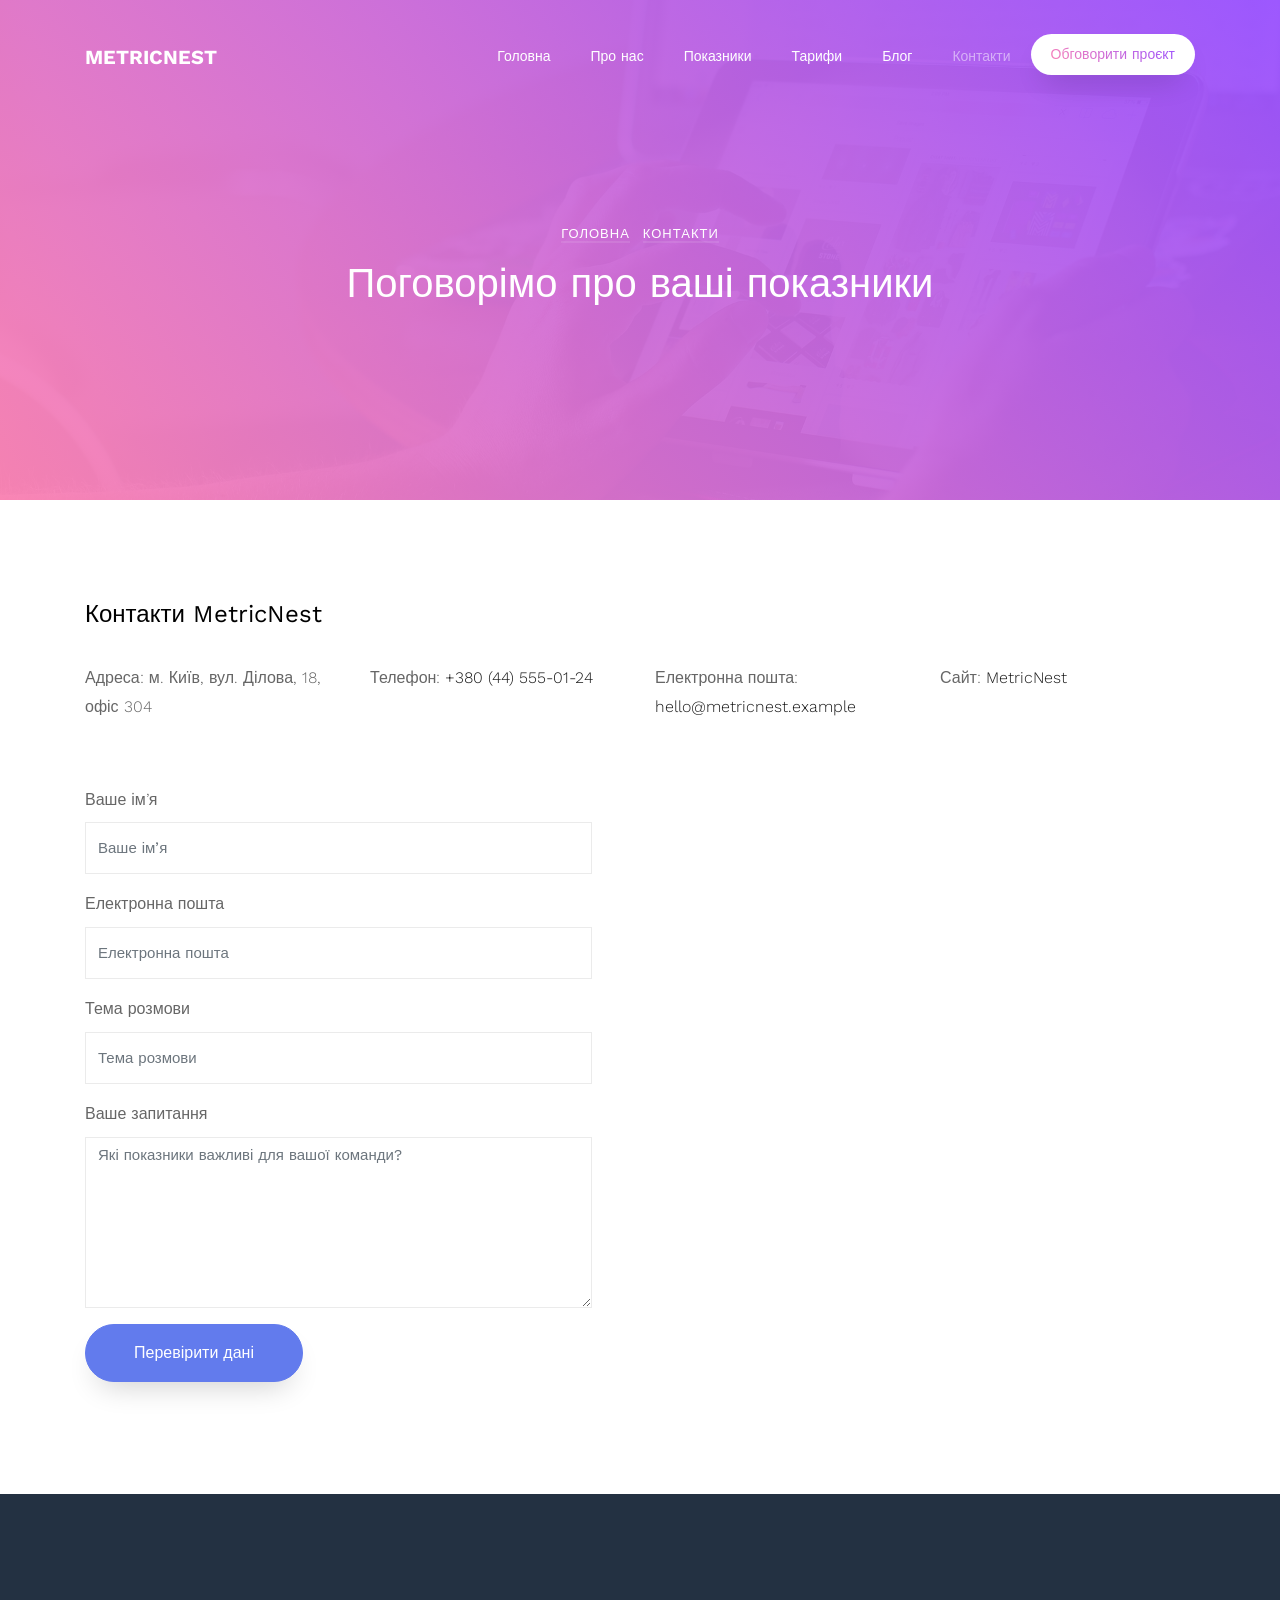
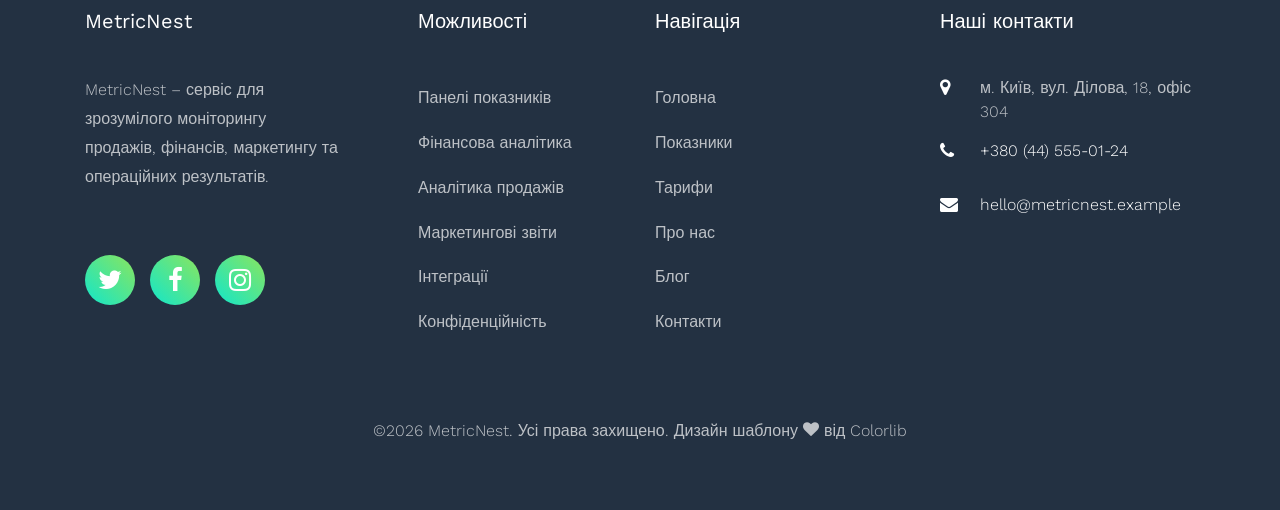
<file: contact.html>
<!DOCTYPE html>
<html lang="uk">
  <head>
    <meta charset="utf-8">
    <meta name="viewport" content="width=device-width, initial-scale=1, shrink-to-fit=no">
    <title>Контакти MetricNest – зв’язок із командою</title>
    <meta name="description" content="Контакти команди MetricNest. Обговоріть цілі вашого бізнесу та підхід до моніторингу ключових показників.">
    
    <link href="https://fonts.googleapis.com/css?family=Work+Sans:300,400,500,600,700&amp;display=swap" rel="stylesheet">

    <link rel="stylesheet" href="css/open-iconic-bootstrap.min.css">
    <link rel="stylesheet" href="css/animate.css">
    
    <link rel="stylesheet" href="css/owl.carousel.min.css">
    <link rel="stylesheet" href="css/owl.theme.default.min.css">
    <link rel="stylesheet" href="css/magnific-popup.css">

    <link rel="stylesheet" href="css/aos.css">

    <link rel="stylesheet" href="css/ionicons.min.css">

    <link rel="stylesheet" href="css/bootstrap-datepicker.css">
    <link rel="stylesheet" href="css/jquery.timepicker.css">

    
    <link rel="stylesheet" href="css/flaticon.css">
    <link rel="stylesheet" href="css/icomoon.css">
    <link rel="stylesheet" href="css/style.css">
    <link rel="icon" type="image/svg+xml" sizes="any" href="favicon.svg">
  </head>
  <body>
    
	  <nav class="navbar navbar-expand-lg navbar-dark ftco_navbar bg-dark ftco-navbar-light" id="ftco-navbar">
	    <div class="container">
	      <a class="navbar-brand" href="index.html">MetricNest</a>
	      <button class="navbar-toggler" type="button" data-toggle="collapse" data-target="#ftco-nav" aria-controls="ftco-nav" aria-expanded="false" aria-label="Відкрити меню">
	        <span class="oi oi-menu"></span> Меню
	      </button>

	      <div class="collapse navbar-collapse" id="ftco-nav">
	        <ul class="navbar-nav ml-auto">
	          <li class="nav-item"><a href="index.html" class="nav-link">Головна</a></li>
	          <li class="nav-item"><a href="about.html" class="nav-link">Про нас</a></li>
	          <li class="nav-item"><a href="index.html#features" class="nav-link">Показники</a></li>
	          <li class="nav-item"><a class="nav-link" href="index.html#pricing">Тарифи</a></li>
	          <li class="nav-item"><a href="blog.html" class="nav-link">Блог</a></li>
	          <li class="nav-item active"><a href="contact.html" class="nav-link">Контакти</a></li>
	          <li class="nav-item cta"><a href="contact.html" class="nav-link" role="button" data-toggle="modal" data-target="#service-modal"><span>Обговорити проєкт</span></a></li>
	        </ul>
	      </div>
	    </div>
	  </nav>
    

    <section class="home-slider owl-carousel">
      <div class="slider-item bread-item" style="background-image: url(images/bg_1.jpg);" data-stellar-background-ratio="0.5">
        <div class="overlay"></div>
        <div class="container-fluid">
          <div class="row slider-text align-items-center justify-content-center" data-scrollax-parent="true">

            <div class="col-md-8 mt-5 text-center col-sm-12 ftco-animate" data-scrollax=" properties: { translateY: '70%' }">
              <p class="breadcrumbs" data-scrollax="properties: { translateY: '30%', opacity: 1.6 }"><span class="mr-2"><a href="index.html">Головна</a></span> <span>Контакти</span></p>
	            <h1 class="mb-3 bread" data-scrollax="properties: { translateY: '30%', opacity: 1.6 }">Поговорімо про ваші показники</h1>
            </div>
          </div>
        </div>
      </div>
    </section>
  
    <section class="ftco-section contact-section ftco-degree-bg">
      <div class="container">
        <div class="row d-flex mb-5 contact-info">
          <div class="col-md-12 mb-4">
            <h2 class="h4">Контакти MetricNest</h2>
          </div>
          <div class="w-100"></div>
          <div class="col-md-3">
            <p><span>Адреса:</span> м. Київ, вул. Ділова, 18, офіс 304</p>
          </div>
          <div class="col-md-3">
            <p><span>Телефон:</span> <a href="tel:+380445550124">+380 (44) 555-01-24</a></p>
          </div>
          <div class="col-md-3">
            <p><span>Електронна пошта:</span> <a href="mailto:hello@metricnest.example">hello@metricnest.example</a></p>
          </div>
          <div class="col-md-3">
            <p><span>Сайт:</span> <a href="index.html">MetricNest</a></p>
          </div>
        </div>
        <div class="row block-9">
          <div class="col-md-6 pr-md-5">
            <form action="#" data-contact-form>
              <div class="form-group">
                <label for="contact-name">Ваше ім’я</label><input id="contact-name" type="text" class="form-control" placeholder="Ваше ім’я" autocomplete="name" required maxlength="160">
              </div>
              <div class="form-group">
                <label for="contact-email">Електронна пошта</label><input id="contact-email" type="email" class="form-control" placeholder="Електронна пошта" autocomplete="email" required maxlength="160">
              </div>
              <div class="form-group">
                <label for="contact-subject">Тема розмови</label><input id="contact-subject" type="text" class="form-control" placeholder="Тема розмови" autocomplete="off" required maxlength="160">
              </div>
              <div class="form-group">
                <label for="contact-message">Ваше запитання</label><textarea id="contact-message" cols="30" rows="7" class="form-control" placeholder="Які показники важливі для вашої команди?" required minlength="10" maxlength="2000"></textarea>
              </div>
              <div class="form-group">
                <input type="button" data-check-fields value="Перевірити дані" class="btn btn-primary py-3 px-5">
              </div>
            </form>
          
          </div>

          <div class="col-md-6" >
<iframe src="https://www.google.com/maps/embed?pb=!1m14!1m12!1m3!1d41930.99022293317!2d24.805660108129867!3d48.94040531015217!2m3!1f0!2f0!3f0!3m2!1i1024!2i768!4f13.1!5e0!3m2!1suk!2sua!4v1794469354507!5m2!1suk!2sua" width="600" height="450" style="border:0;" allowfullscreen="" referrerpolicy="strict-origin-when-cross-origin"></iframe>
          </div>
        </div>
      </div>
    </section>

    <footer class="ftco-footer ftco-bg-dark ftco-section">
      <div class="container">
        <div class="row mb-5">
          <div class="col-md">
            <div class="ftco-footer-widget mb-4">
              <h2 class="ftco-heading-2">MetricNest</h2>
              <p>MetricNest – сервіс для зрозумілого моніторингу продажів, фінансів, маркетингу та операційних результатів.</p>
              <ul class="ftco-footer-social list-unstyled float-md-left float-lft mt-5">
                <li class="ftco-animate"><a href="https://x.com" target="_blank" rel="noopener noreferrer" aria-label="X"><span class="icon-twitter"></span></a></li>
                <li class="ftco-animate"><a href="https://www.facebook.com" target="_blank" rel="noopener noreferrer" aria-label="Facebook"><span class="icon-facebook"></span></a></li>
                <li class="ftco-animate"><a href="https://www.instagram.com" target="_blank" rel="noopener noreferrer" aria-label="Instagram"><span class="icon-instagram"></span></a></li>
              </ul>
            </div>
          </div>
          <div class="col-md">
            <div class="ftco-footer-widget mb-4 ml-md-5">
              <h2 class="ftco-heading-2">Можливості</h2>
              <ul class="list-unstyled">
                <li><a href="index.html#features" class="py-2 d-block">Панелі показників</a></li>
                <li><a href="index.html#features" class="py-2 d-block">Фінансова аналітика</a></li>
                <li><a href="index.html#features" class="py-2 d-block">Аналітика продажів</a></li>
                <li><a href="index.html#features" class="py-2 d-block">Маркетингові звіти</a></li>
                <li><a href="index.html#features" class="py-2 d-block">Інтеграції</a></li>
                <li><a href="contact.html" class="py-2 d-block">Конфіденційність</a></li>
              </ul>
            </div>
          </div>
          <div class="col-md">
             <div class="ftco-footer-widget mb-4">
              <h2 class="ftco-heading-2">Навігація</h2>
              <ul class="list-unstyled">
                <li><a href="index.html" class="py-2 d-block">Головна</a></li>
                <li><a href="index.html#features" class="py-2 d-block">Показники</a></li>
                <li><a href="index.html#pricing" class="py-2 d-block">Тарифи</a></li>
                <li><a href="about.html" class="py-2 d-block">Про нас</a></li>
                <li><a href="blog.html" class="py-2 d-block">Блог</a></li>
                <li><a href="contact.html" class="py-2 d-block">Контакти</a></li>
              </ul>
            </div>
          </div>
          <div class="col-md">
            <div class="ftco-footer-widget mb-4">
            	<h2 class="ftco-heading-2">Наші контакти</h2>
            	<div class="block-23 mb-3">
	              <ul>
	                <li><span class="icon icon-map-marker"></span><span class="text">м. Київ, вул. Ділова, 18, офіс 304</span></li>
	                <li><a href="tel:+380445550124"><span class="icon icon-phone"></span><span class="text">+380 (44) 555-01-24</span></a></li>
	                <li><a href="mailto:hello@metricnest.example"><span class="icon icon-envelope"></span><span class="text">hello@metricnest.example</span></a></li>
	              </ul>
	            </div>
            </div>
          </div>
        </div>
        <div class="row">
          <div class="col-md-12 text-center">

            <p><!-- Link back to Colorlib can't be removed. Template is licensed under CC BY 3.0. -->
  &copy;2026 MetricNest. Усі права захищено. Дизайн шаблону <i class="icon-heart" aria-hidden="true"></i> від <a href="https://colorlib.com" target="_blank" rel="noopener noreferrer">Colorlib</a>
  <!-- Link back to Colorlib can't be removed. Template is licensed under CC BY 3.0. --></p>
          </div>
        </div>
      </div>
    </footer>
    
  

  
  <div id="ftco-loader" class="show fullscreen"><svg class="circular" width="48px" height="48px"><circle class="path-bg" cx="24" cy="24" r="22" fill="none" stroke-width="4" stroke="#eeeeee"/><circle class="path" cx="24" cy="24" r="22" fill="none" stroke-width="4" stroke-miterlimit="10" stroke="#F96D00"/></svg></div>


  <script src="js/jquery.min.js"></script>
  <script src="js/jquery-migrate-3.0.1.min.js"></script>
  <script src="js/popper.min.js"></script>
  <script src="js/bootstrap.min.js"></script>
  <script src="js/jquery.easing.1.3.js"></script>
  <script src="js/jquery.waypoints.min.js"></script>
  <script src="js/jquery.stellar.min.js"></script>
  <script src="js/owl.carousel.min.js"></script>
  <script src="js/jquery.magnific-popup.min.js"></script>
  <script src="js/aos.js"></script>
  <script src="js/jquery.animateNumber.min.js"></script>
  <script src="js/bootstrap-datepicker.js"></script>
  <script src="js/scrollax.min.js"></script>
  <script src="js/main.js"></script>
    
    <div class="modal fade" id="service-modal" tabindex="-1" role="dialog" aria-labelledby="service-modal-title" aria-describedby="service-modal-description" aria-hidden="true">
      <div class="modal-dialog modal-dialog-centered" role="document">
        <div class="modal-content">
          <div class="modal-header">
            <h2 class="modal-title h4" id="service-modal-title">Знайомство з MetricNest</h2>
            <button type="button" class="close" data-dismiss="modal" aria-label="Закрити вікно"><span aria-hidden="true">&times;</span></button>
          </div>
          <div class="modal-body">
            <p id="service-modal-description">Розкажіть про себе та оберіть напрям бізнесу, який хочете краще розуміти.</p>
            <form id="service-form" novalidate>
              <div class="form-group">
                <label for="service-name">Ваше ім’я</label>
                <input class="form-control" id="service-name" name="name" type="text" autocomplete="name" required minlength="2" maxlength="80" placeholder="Олександр">
              </div>
              <div class="form-group">
                <label for="service-email">Робоча електронна пошта</label>
                <input class="form-control" id="service-email" name="email" type="email" autocomplete="email" required maxlength="160" placeholder="name@company.com">
              </div>
              <div class="form-group">
                <label for="service-company">Компанія</label>
                <input class="form-control" id="service-company" name="company" type="text" autocomplete="organization" required minlength="2" maxlength="100" placeholder="Назва компанії">
              </div>
              <div class="form-group">
                <label for="service-area">Напрям моніторингу</label>
                <select class="form-control" id="service-area" name="area" required>
                  <option value="">Оберіть напрям</option>
                  <option value="sales">Продажі</option>
                  <option value="finance">Фінанси</option>
                  <option value="marketing">Маркетинг</option>
                  <option value="operations">Операційні показники</option>
                  <option value="customers">Клієнтський досвід</option>
                </select>
              </div>
              <button class="btn btn-primary py-3 px-4" type="submit">Готово</button>
            </form>
          </div>
        </div>
      </div>
    </div>

    <script src="js/service-modal.js"></script>
  </body>
</html>
</file>
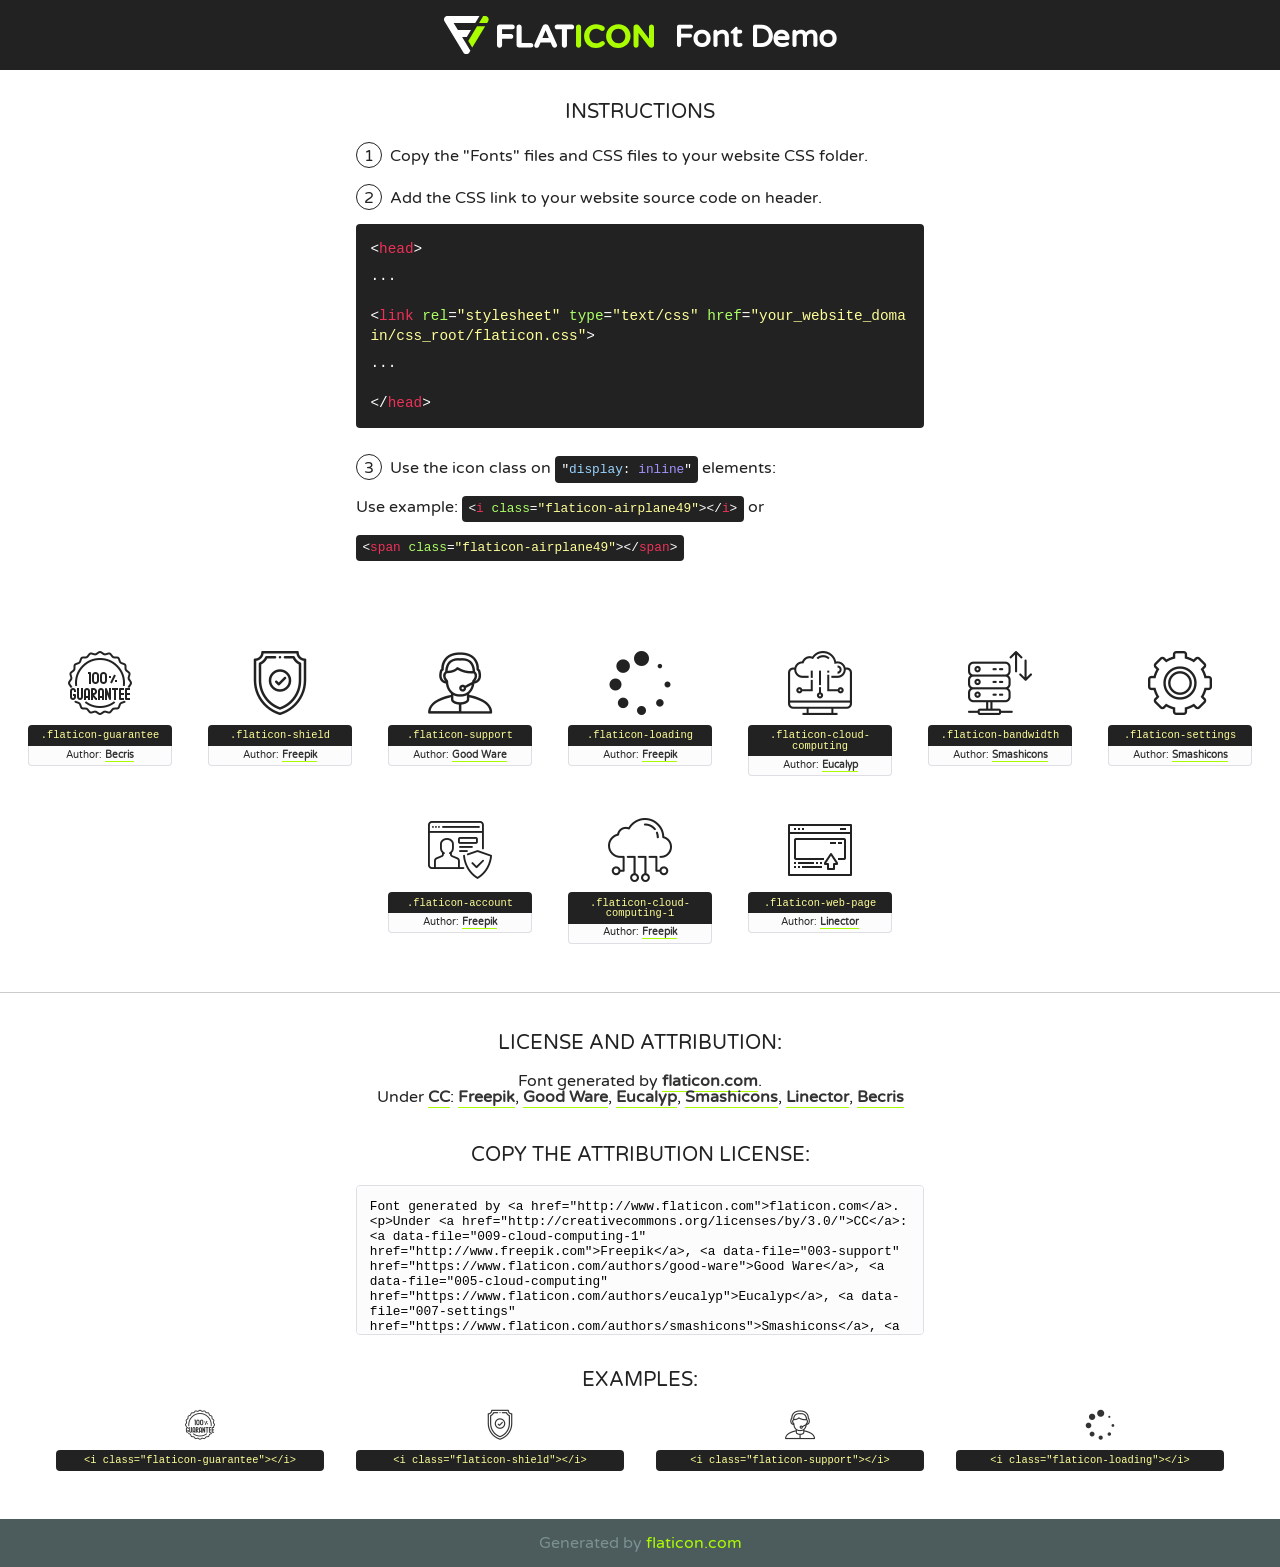
<file: fonts/flaticon/font/flaticon.html>
<!DOCTYPE html>
<!--
  Flaticon icon font: Flaticon
  Creation date: 22/09/2018 15:18
-->
<html>
<!DOCTYPE html>
<html>

<head>
    <title>Flaticon WebFont</title>
    <link href="http://fonts.googleapis.com/css?family=Varela+Round" rel="stylesheet" type="text/css" />
    <link rel="stylesheet" type="text/css" href="flaticon.css">
    <meta charset="UTF-8">
    <style>
    html, body, div, span, applet, object, iframe,
    h1, h2, h3, h4, h5, h6, p, blockquote, pre,
    a, abbr, acronym, address, big, cite, code,
    del, dfn, em, img, ins, kbd, q, s, samp,
    small, strike, strong, sub, sup, tt, var,
    b, u, i, center,
    dl, dt, dd, ol, ul, li,
    fieldset, form, label, legend,
    table, caption, tbody, tfoot, thead, tr, th, td,
    article, aside, canvas, details, embed, 
    figure, figcaption, footer, header, hgroup, 
    menu, nav, output, ruby, section, summary,
    time, mark, audio, video {
        margin: 0;
        padding: 0;
        border: 0;
        font-size: 100%;
        font: inherit;
        vertical-align: baseline;
    }
    /* HTML5 display-role reset for older browsers */
    article, aside, details, figcaption, figure, 
    footer, header, hgroup, menu, nav, section {
        display: block;
    }
    body {
        line-height: 1;
    }
    ol, ul {
        list-style: none;
    }
    blockquote, q {
        quotes: none;
    }
    blockquote:before, blockquote:after,
    q:before, q:after {
        content: '';
        content: none;
    }
    table {
        border-collapse: collapse;
        border-spacing: 0;
    }
    body {
        font-family: 'Varela Round', Helvetica, Arial, sans-serif;
        font-size: 16px;
        color: #222;
    }
    a {
        color: #333;
        border-bottom: 1px solid #a9fd00;
        font-weight: bold;
        text-decoration: none;
    }
    * {
        -moz-box-sizing: border-box;
        -webkit-box-sizing: border-box;
        box-sizing: border-box;
        margin: 0;
        padding: 0;
    }
    [class^="flaticon-"]:before, [class*=" flaticon-"]:before, [class^="flaticon-"]:after, [class*=" flaticon-"]:after {
        font-family: Flaticon;
        font-size: 30px;
        font-style: normal;
        margin-left: 20px;
        color: #333;
    }
    .wrapper {
        max-width: 600px;
        margin: auto;
        padding: 0 1em;
    }
    .title {
        font-size: 1.25em;
        text-align: center;
        margin-bottom: 1em;
        text-transform: uppercase;
    }
    header {
        text-align: center;
        background-color: #222;
        color: #fff;
        padding: 1em;
    }
    header .logo {
        width: 210px;
        height: 38px;
        display: inline-block;
        vertical-align: middle;
        margin-right: 1em;
        border: none;
    }
    header strong {
        font-size: 1.95em;
        font-weight: bold;
        vertical-align: middle;
        margin-top: 5px;
        display: inline-block;
    }
    .demo {
        margin: 2em auto;
        line-height: 1.25em;
    }
    .demo ul li {
        margin-bottom: 1em;
    }
    .demo ul li .num {
        color: #222;
        border-radius: 20px;
        display: inline-block;
        width: 26px;
        padding: 3px;
        height: 26px;
        text-align: center;
        margin-right: 0.5em;
        border: 1px solid #222;
    }
    .demo ul li code {
        background-color: #222;
        border-radius: 4px;
        padding: 0.25em 0.5em;
        display: inline-block;
        color: #fff;
        font-family: Consolas,Monaco,Lucida Console,Liberation Mono,DejaVu Sans Mono,Bitstream Vera Sans Mono,Courier New, monospace;
        font-weight: lighter;
        margin-top: 1em;
        font-size: 0.8em;
        word-break: break-all;
    }
    .demo ul li code.big {
        padding: 1em;
        font-size: 0.9em;
    }
    .demo ul li code .red {
        color: #EF3159;
    }
    .demo ul li code .green {
        color: #ACFF65;
    }
    .demo ul li code .yellow {
        color: #FFFF99;
    }
    .demo ul li code .blue {
        color: #99D3FF;
    }
    .demo ul li code .purple {
        color: #A295FF;
    }
    .demo ul li code .dots {
        margin-top: 0.5em;
        display: block;
    }
    #glyphs {
        border-bottom: 1px solid #ccc;
        padding: 2em 0;
        text-align: center;
    }
    .glyph {
        display: inline-block;
        width: 9em;
        margin: 1em;
        text-align: center;
        vertical-align: top;
        background: #FFF;
    }
    .glyph .glyph-icon {
        padding: 10px;
        display: block;
        font-family:"Flaticon";
        font-size: 64px;
        line-height: 1;
    }
    .glyph .glyph-icon:before {
        font-size: 64px;
        color: #222;
        margin-left: 0;
    }
    .class-name {
        font-size: 0.65em;
        background-color: #222;
        color: #fff;
        border-radius: 4px 4px 0 0;
        padding: 0.5em;
        color: #FFFF99;
        font-family: Consolas,Monaco,Lucida Console,Liberation Mono,DejaVu Sans Mono,Bitstream Vera Sans Mono,Courier New, monospace;
    }
    .author-name {
        font-size: 0.6em;
        background-color: #fcfcfd;
        border: 1px solid #DEDEE4;
        border-top: 0;
        border-radius: 0 0 4px 4px;
        padding: 0.5em;
    }
    .class-name:last-child {
        font-size: 10px;
        color:#888;
    }
    .class-name:last-child a {
        font-size: 10px;
        color:#555;
    }
    .class-name:last-child a:hover {
        color:#a9fd00;
    }
    .glyph > input {
        display: block;
        width: 100px;
        margin: 5px auto;
        text-align: center;
        font-size: 12px;
        cursor: text;
    }
    .glyph > input.icon-input {
        font-family:"Flaticon";
        font-size: 16px;
        margin-bottom: 10px;
    }
    .attribution .title {
        margin-top: 2em;
    }
    .attribution textarea {
        background-color: #fcfcfd;
        padding: 1em;
        border: none;
        box-shadow: none;
        border: 1px solid #DEDEE4;
        border-radius: 4px;
        resize: none;
        width: 100%;
        height: 150px;
        font-size: 0.8em;
        font-family: Consolas,Monaco,Lucida Console,Liberation Mono,DejaVu Sans Mono,Bitstream Vera Sans Mono,Courier New, monospace;
        -webkit-appearance: none;
    }
    .iconsuse {
        margin: 2em auto;
        text-align: center;
        max-width: 1200px;
    }
    .iconsuse:after {
        content: '';
        display: table;
        clear: both;
    }
    .iconsuse .image {
        float: left;
        width: 25%;
        padding: 0 1em;
    }
    .iconsuse .image p {
        margin-bottom: 1em;
    }
    .iconsuse .image span {
        display: block;
        font-size: 0.65em;
        background-color: #222;
        color: #fff;
        border-radius: 4px;
        padding: 0.5em;
        color: #FFFF99;
        margin-top: 1em;
        font-family: Consolas,Monaco,Lucida Console,Liberation Mono,DejaVu Sans Mono,Bitstream Vera Sans Mono,Courier New, monospace;
    }
    #footer {
        text-align: center;
        background-color: #4C5B5C;
        color: #7c9192;
        padding: 1em;
    }
    #footer a {
        border: none;
        color: #a9fd00;
        font-weight: normal;
    }
    @media (max-width: 960px) {
        .iconsuse .image {
            width: 50%;
        }
    }
    @media (max-width: 560px) {
        .iconsuse .image {
            width: 100%;
        }
    }
    </style>
</head>

<body class="characters-off">

    <header>
        <a href="http://www.flaticon.com" target="_blank" class="logo">
            <svg version="1.1" xmlns="http://www.w3.org/2000/svg" xmlns:xlink="http://www.w3.org/1999/xlink" xmlns:a="http://ns.adobe.com/AdobeSVGViewerExtensions/3.0/" viewBox="0 0 560.875 102.036" enable-background="new 0 0 560.875 102.036" xml:space="preserve">
                <defs>
                </defs>
                <g>
                    <g class="letters">
                        <path fill="#ffffff" d="M141.596,29.675c0-3.777,2.985-6.767,6.764-6.767h34.438c3.426,0,6.15,2.728,6.15,6.15
                        c0,3.43-2.724,6.149-6.15,6.149h-27.674v13.091h23.719c3.429,0,6.151,2.724,6.151,6.15c0,3.43-2.723,6.149-6.151,6.149h-23.719
                        v17.574c0,3.773-2.986,6.761-6.764,6.761c-3.779,0-6.764-2.989-6.764-6.761V29.675z"></path>
                        <path fill="#ffffff" d="M193.844,29.149c0-3.781,2.985-6.767,6.764-6.767c3.776,0,6.763,2.985,6.763,6.767v42.957h25.039
                        c3.426,0,6.149,2.726,6.149,6.153c0,3.425-2.723,6.15-6.149,6.15h-31.802c-3.779,0-6.764-2.986-6.764-6.768V29.149z"></path>
                        <path fill="#ffffff" d="M241.891,75.71l21.438-48.407c1.492-3.341,4.215-5.357,7.906-5.357h0.792
                        c3.686,0,6.323,2.017,7.815,5.357l21.439,48.407c0.436,0.967,0.701,1.845,0.701,2.723c0,3.602-2.809,6.501-6.414,6.501
                        c-3.161,0-5.269-1.845-6.499-4.655l-4.132-9.661h-27.059l-4.301,10.102c-1.144,2.631-3.426,4.214-6.237,4.214
                        c-3.517,0-6.24-2.81-6.24-6.325C241.1,77.64,241.451,76.677,241.891,75.71z M279.932,58.666l-8.521-20.297l-8.526,20.297H279.932
                        z"></path>
                        <path fill="#ffffff" d="M314.864,35.387H301.86c-3.429,0-6.239-2.813-6.239-6.238c0-3.429,2.811-6.24,6.239-6.24h39.533
                        c3.426,0,6.237,2.811,6.237,6.24c0,3.425-2.811,6.238-6.237,6.238h-13.001v42.785c0,3.773-2.99,6.761-6.764,6.761
                        c-3.779,0-6.764-2.989-6.764-6.761V35.387z"></path>
                        <path fill="#A9FD00" d="M352.615,29.149c0-3.781,2.985-6.767,6.767-6.767c3.774,0,6.761,2.985,6.761,6.767v49.024
                        c0,3.773-2.987,6.761-6.761,6.761c-3.781,0-6.767-2.989-6.767-6.761V29.149z"></path>
                        <path fill="#A9FD00" d="M374.132,53.836v-0.179c0-17.481,13.178-31.801,32.065-31.801c9.22,0,15.459,2.458,20.557,6.238
                        c1.402,1.054,2.637,2.985,2.637,5.357c0,3.692-2.985,6.59-6.681,6.59c-1.845,0-3.071-0.702-4.044-1.319
                        c-3.776-2.813-7.729-4.393-12.562-4.393c-10.364,0-17.831,8.611-17.831,19.154v0.173c0,10.542,7.291,19.329,17.831,19.329
                        c5.715,0,9.492-1.756,13.359-4.834c1.049-0.874,2.458-1.491,4.039-1.491c3.429,0,6.325,2.813,6.325,6.236
                        c0,2.106-1.056,3.78-2.282,4.834c-5.539,4.834-12.036,7.733-21.878,7.733C387.572,85.464,374.132,71.493,374.132,53.836z"></path>
                        <path fill="#A9FD00" d="M433.009,53.836v-0.179c0-17.481,13.79-31.801,32.766-31.801c18.981,0,32.592,14.143,32.592,31.628v0.173
                        c0,17.483-13.785,31.807-32.769,31.807C446.625,85.464,433.009,71.32,433.009,53.836z M484.224,53.836v-0.179
                        c0-10.539-7.725-19.326-18.626-19.326c-10.893,0-18.449,8.611-18.449,19.154v0.173c0,10.542,7.73,19.329,18.626,19.329
                        C476.676,72.986,484.224,64.378,484.224,53.836z"></path>
                        <path fill="#A9FD00" d="M506.233,29.321c0-3.774,2.99-6.763,6.767-6.763h1.401c3.252,0,5.183,1.583,7.029,3.953l26.093,34.265
                        V29.059c0-3.692,2.99-6.677,6.681-6.677c3.683,0,6.671,2.985,6.671,6.677v48.934c0,3.78-2.987,6.765-6.764,6.765h-0.436
                        c-3.257,0-5.188-1.581-7.034-3.953l-27.056-35.492v32.944c0,3.687-2.985,6.676-6.678,6.676c-3.683,0-6.673-2.989-6.673-6.676
                        V29.321z"></path>
                    </g>
                    <g class="insignia">
                        <path fill="#ffffff" d="M48.372,56.137h12.517l11.156-18.537H37.186L25.688,18.539h57.825L94.668,0H9.271
                        C5.925,0,2.842,1.801,1.198,4.716c-1.644,2.907-1.593,6.482,0.134,9.343l50.38,83.501c1.678,2.781,4.689,4.476,7.938,4.476
                        c3.246,0,6.257-1.695,7.935-4.476l2.898-4.804L48.372,56.137z"></path>
                        <g class="i">
                            <path fill="#A9FD00" d="M93.575,18.539h0.031v0.004l21.652,0.004l2.705-4.488c1.727-2.861,1.778-6.436,0.133-9.343
                            C116.454,1.801,113.371,0,110.026,0h-5.294L93.575,18.539z"></path>
                            <polygon fill="#A9FD00" points="88.291,27.356 64.725,66.486 75.519,84.404 109.942,27.356"></polygon>
                        </g>
                    </g>
                </g>
            </svg>
        </a>
        <strong>Font Demo</strong>
    </header>


    <section class="demo wrapper">

        <p class="title">Instructions</p>

        <ul>
            <li>
                <span class="num">1</span>Copy the "Fonts" files and CSS files to your website CSS folder.
            </li>
            <li>
                <span class="num">2</span>Add the CSS link to your website source code on header.
                <code class="big">
                    &lt;<span class="red">head</span>&gt;
                    <br/><span class="dots">...</span>
                    <br/>&lt;<span class="red">link</span> <span class="green">rel</span>=<span class="yellow">"stylesheet"</span> <span class="green">type</span>=<span class="yellow">"text/css"</span> <span class="green">href</span>=<span class="yellow">"your_website_domain/css_root/flaticon.css"</span>&gt;
                    <br/><span class="dots">...</span>
                    <br/>&lt;/<span class="red">head</span>&gt;
                </code>
            </li>

            <li>
                <p>
                    <span class="num">3</span>Use the icon class on <code>"<span class="blue">display</span>:<span class="purple"> inline</span>"</code> elements:
                    <br />
                    Use example: <code>&lt;<span class="red">i</span> <span class="green">class</span>=<span class="yellow">&quot;flaticon-airplane49&quot;</span>&gt;&lt;/<span class="red">i</span>&gt;</code> or <code>&lt;<span class="red">span</span> <span class="green">class</span>=<span class="yellow">&quot;flaticon-airplane49&quot;</span>&gt;&lt;/<span class="red">span</span>&gt;</code>
            </li>
        </ul>

    </section>




   <section id="glyphs">          
    
      
        <div class="glyph"><div class="glyph-icon flaticon-guarantee"></div>
            <div class="class-name">.flaticon-guarantee</div>
            <div class="author-name">Author: <a data-file="001-guarantee" href="https://www.flaticon.com/authors/becris">Becris</a> </div> 
        </div>        
        
        <div class="glyph"><div class="glyph-icon flaticon-shield"></div>
            <div class="class-name">.flaticon-shield</div>
            <div class="author-name">Author: <a data-file="002-shield" href="http://www.freepik.com">Freepik</a> </div> 
        </div>        
        
        <div class="glyph"><div class="glyph-icon flaticon-support"></div>
            <div class="class-name">.flaticon-support</div>
            <div class="author-name">Author: <a data-file="003-support" href="https://www.flaticon.com/authors/good-ware">Good Ware</a> </div> 
        </div>        
        
        <div class="glyph"><div class="glyph-icon flaticon-loading"></div>
            <div class="class-name">.flaticon-loading</div>
            <div class="author-name">Author: <a data-file="004-loading" href="http://www.freepik.com">Freepik</a> </div> 
        </div>        
        
        <div class="glyph"><div class="glyph-icon flaticon-cloud-computing"></div>
            <div class="class-name">.flaticon-cloud-computing</div>
            <div class="author-name">Author: <a data-file="005-cloud-computing" href="https://www.flaticon.com/authors/eucalyp">Eucalyp</a> </div> 
        </div>        
        
        <div class="glyph"><div class="glyph-icon flaticon-bandwidth"></div>
            <div class="class-name">.flaticon-bandwidth</div>
            <div class="author-name">Author: <a data-file="006-bandwidth" href="https://www.flaticon.com/authors/smashicons">Smashicons</a> </div> 
        </div>        
        
        <div class="glyph"><div class="glyph-icon flaticon-settings"></div>
            <div class="class-name">.flaticon-settings</div>
            <div class="author-name">Author: <a data-file="007-settings" href="https://www.flaticon.com/authors/smashicons">Smashicons</a> </div> 
        </div>        
        
        <div class="glyph"><div class="glyph-icon flaticon-account"></div>
            <div class="class-name">.flaticon-account</div>
            <div class="author-name">Author: <a data-file="008-account" href="http://www.freepik.com">Freepik</a> </div> 
        </div>        
        
        <div class="glyph"><div class="glyph-icon flaticon-cloud-computing-1"></div>
            <div class="class-name">.flaticon-cloud-computing-1</div>
            <div class="author-name">Author: <a data-file="009-cloud-computing-1" href="http://www.freepik.com">Freepik</a> </div> 
        </div>        
        
        <div class="glyph"><div class="glyph-icon flaticon-web-page"></div>
            <div class="class-name">.flaticon-web-page</div>
            <div class="author-name">Author: <a data-file="010-web-page" href="https://www.flaticon.com/authors/linector">Linector</a> </div> 
        </div>        
        

    </section>



    <section class="attribution wrapper"   style="text-align:center;">

      <div class="title">License and attribution:</div><div class="attrDiv">Font generated by <a href="http://www.flaticon.com">flaticon.com</a>. <div><p>Under <a href="http://creativecommons.org/licenses/by/3.0/">CC</a>: <a data-file="009-cloud-computing-1" href="http://www.freepik.com">Freepik</a>, <a data-file="003-support" href="https://www.flaticon.com/authors/good-ware">Good Ware</a>, <a data-file="005-cloud-computing" href="https://www.flaticon.com/authors/eucalyp">Eucalyp</a>, <a data-file="007-settings" href="https://www.flaticon.com/authors/smashicons">Smashicons</a>, <a data-file="010-web-page" href="https://www.flaticon.com/authors/linector">Linector</a>, <a data-file="001-guarantee" href="https://www.flaticon.com/authors/becris">Becris</a></p>  </div>
      </div>
      <div class="title">Copy the Attribution License:</div>

    <textarea onclick="this.focus();this.select();">Font generated by &lt;a href=&quot;http://www.flaticon.com&quot;&gt;flaticon.com&lt;/a&gt;. <p>Under <a href="http://creativecommons.org/licenses/by/3.0/">CC</a>: <a data-file="009-cloud-computing-1" href="http://www.freepik.com">Freepik</a>, <a data-file="003-support" href="https://www.flaticon.com/authors/good-ware">Good Ware</a>, <a data-file="005-cloud-computing" href="https://www.flaticon.com/authors/eucalyp">Eucalyp</a>, <a data-file="007-settings" href="https://www.flaticon.com/authors/smashicons">Smashicons</a>, <a data-file="010-web-page" href="https://www.flaticon.com/authors/linector">Linector</a>, <a data-file="001-guarantee" href="https://www.flaticon.com/authors/becris">Becris</a></p>  
     </textarea>

    </section>

    <section class="iconsuse">

          <div class="title">Examples:</div>            
             
            <div class="image">
                <p>
                    <i class="glyph-icon flaticon-guarantee"></i> 
                    <span>&lt;i class=&quot;flaticon-guarantee&quot;&gt;&lt;/i&gt;</span>
                </p>
            </div>
            
            <div class="image">
                <p>
                    <i class="glyph-icon flaticon-shield"></i> 
                    <span>&lt;i class=&quot;flaticon-shield&quot;&gt;&lt;/i&gt;</span>
                </p>
            </div>
            
            <div class="image">
                <p>
                    <i class="glyph-icon flaticon-support"></i> 
                    <span>&lt;i class=&quot;flaticon-support&quot;&gt;&lt;/i&gt;</span>
                </p>
            </div>
            
            <div class="image">
                <p>
                    <i class="glyph-icon flaticon-loading"></i> 
                    <span>&lt;i class=&quot;flaticon-loading&quot;&gt;&lt;/i&gt;</span>
                </p>
            </div>
                       
        </div>
                            
    </section>

<div id="footer">
    <div>Generated by <a href="http://www.flaticon.com">flaticon.com</a>
    </div>
</div>



</body>
</html>
</file>
<file: css/flaticon.css>
/*
  	Flaticon icon font: Flaticon
  	Creation date: 22/09/2018 15:18
  	*/


@font-face {
  font-family: "Flaticon";
  src: url("../fonts/flaticon/font/Flaticon.eot");
  src: url("../fonts/flaticon/font/Flaticon.eot?#iefix") format("embedded-opentype"),
       url("../fonts/flaticon/font/Flaticon.woff") format("woff"),
       url("../fonts/flaticon/font/Flaticon.ttf") format("truetype"),
       url("../fonts/flaticon/font/Flaticon.svg#Flaticon") format("svg");
  font-weight: normal;
  font-style: normal;
}

@media screen and (-webkit-min-device-pixel-ratio:0) {
  @font-face {
    font-family: "Flaticon";
    src: url("../fonts/flaticon/font/Flaticon.svg#Flaticon") format("svg");
  }
}

[class^="flaticon-"]:before, [class*=" flaticon-"]:before,
[class^="flaticon-"]:after, [class*=" flaticon-"]:after {   
  font-family: Flaticon;
  font-style: normal;
  font-weight: normal;
  font-variant: normal;
  text-transform: none;
  line-height: 1;

  /* Better Font Rendering =========== */
  -webkit-font-smoothing: antialiased;
  -moz-osx-font-smoothing: grayscale;
}

.flaticon-guarantee:before { content: "\f100"; }
.flaticon-shield:before { content: "\f101"; }
.flaticon-support:before { content: "\f102"; }
.flaticon-loading:before { content: "\f103"; }
.flaticon-cloud-computing:before { content: "\f104"; }
.flaticon-bandwidth:before { content: "\f105"; }
.flaticon-settings:before { content: "\f106"; }
.flaticon-account:before { content: "\f107"; }
.flaticon-cloud-computing-1:before { content: "\f108"; }
.flaticon-web-page:before { content: "\f109"; }
</file>
<file: css/icomoon.css>
@font-face {
  font-family: 'icomoon';
  src:  url('../fonts/icomoon/icomoon.eot?6tt51o');
  src:  url('../fonts/icomoon/icomoon.eot?6tt51o#iefix') format('embedded-opentype'),
    url('../fonts/icomoon/icomoon.ttf?6tt51o') format('truetype'),
    url('../fonts/icomoon/icomoon.woff?6tt51o') format('woff'),
    url('../fonts/icomoon/icomoon.svg?6tt51o#icomoon') format('svg');
  font-weight: normal;
  font-style: normal;
}

[class^="icon-"], [class*=" icon-"] {
  /* use !important to prevent issues with browser extensions that change fonts */
  font-family: 'icomoon' !important;
  speak: none;
  font-style: normal;
  font-weight: normal;
  font-variant: normal;
  text-transform: none;
  line-height: 1;

  /* Better Font Rendering =========== */
  -webkit-font-smoothing: antialiased;
  -moz-osx-font-smoothing: grayscale;
}

.icon-asterisk:before {
  content: "\f069";
}
.icon-plus:before {
  content: "\f067";
}
.icon-question:before {
  content: "\f128";
}
.icon-minus:before {
  content: "\f068";
}
.icon-glass:before {
  content: "\f000";
}
.icon-music:before {
  content: "\f001";
}
.icon-search:before {
  content: "\f002";
}
.icon-envelope-o:before {
  content: "\f003";
}
.icon-heart:before {
  content: "\f004";
}
.icon-star:before {
  content: "\f005";
}
.icon-star-o:before {
  content: "\f006";
}
.icon-user:before {
  content: "\f007";
}
.icon-film:before {
  content: "\f008";
}
.icon-th-large:before {
  content: "\f009";
}
.icon-th:before {
  content: "\f00a";
}
.icon-th-list:before {
  content: "\f00b";
}
.icon-check:before {
  content: "\f00c";
}
.icon-close:before {
  content: "\f00d";
}
.icon-remove:before {
  content: "\f00d";
}
.icon-times:before {
  content: "\f00d";
}
.icon-search-plus:before {
  content: "\f00e";
}
.icon-search-minus:before {
  content: "\f010";
}
.icon-power-off:before {
  content: "\f011";
}
.icon-signal:before {
  content: "\f012";
}
.icon-cog:before {
  content: "\f013";
}
.icon-gear:before {
  content: "\f013";
}
.icon-trash-o:before {
  content: "\f014";
}
.icon-home:before {
  content: "\f015";
}
.icon-file-o:before {
  content: "\f016";
}
.icon-clock-o:before {
  content: "\f017";
}
.icon-road:before {
  content: "\f018";
}
.icon-download:before {
  content: "\f019";
}
.icon-arrow-circle-o-down:before {
  content: "\f01a";
}
.icon-arrow-circle-o-up:before {
  content: "\f01b";
}
.icon-inbox:before {
  content: "\f01c";
}
.icon-play-circle-o:before {
  content: "\f01d";
}
.icon-repeat:before {
  content: "\f01e";
}
.icon-rotate-right:before {
  content: "\f01e";
}
.icon-refresh:before {
  content: "\f021";
}
.icon-list-alt:before {
  content: "\f022";
}
.icon-lock:before {
  content: "\f023";
}
.icon-flag:before {
  content: "\f024";
}
.icon-headphones:before {
  content: "\f025";
}
.icon-volume-off:before {
  content: "\f026";
}
.icon-volume-down:before {
  content: "\f027";
}
.icon-volume-up:before {
  content: "\f028";
}
.icon-qrcode:before {
  content: "\f029";
}
.icon-barcode:before {
  content: "\f02a";
}
.icon-tag:before {
  content: "\f02b";
}
.icon-tags:before {
  content: "\f02c";
}
.icon-book:before {
  content: "\f02d";
}
.icon-bookmark:before {
  content: "\f02e";
}
.icon-print:before {
  content: "\f02f";
}
.icon-camera:before {
  content: "\f030";
}
.icon-font:before {
  content: "\f031";
}
.icon-bold:before {
  content: "\f032";
}
.icon-italic:before {
  content: "\f033";
}
.icon-text-height:before {
  content: "\f034";
}
.icon-text-width:before {
  content: "\f035";
}
.icon-align-left:before {
  content: "\f036";
}
.icon-align-center:before {
  content: "\f037";
}
.icon-align-right:before {
  content: "\f038";
}
.icon-align-justify:before {
  content: "\f039";
}
.icon-list:before {
  content: "\f03a";
}
.icon-dedent:before {
  content: "\f03b";
}
.icon-outdent:before {
  content: "\f03b";
}
.icon-indent:before {
  content: "\f03c";
}
.icon-video-camera:before {
  content: "\f03d";
}
.icon-image:before {
  content: "\f03e";
}
.icon-photo:before {
  content: "\f03e";
}
.icon-picture-o:before {
  content: "\f03e";
}
.icon-pencil:before {
  content: "\f040";
}
.icon-map-marker:before {
  content: "\f041";
}
.icon-adjust:before {
  content: "\f042";
}
.icon-tint:before {
  content: "\f043";
}
.icon-edit:before {
  content: "\f044";
}
.icon-pencil-square-o:before {
  content: "\f044";
}
.icon-share-square-o:before {
  content: "\f045";
}
.icon-check-square-o:before {
  content: "\f046";
}
.icon-arrows:before {
  content: "\f047";
}
.icon-step-backward:before {
  content: "\f048";
}
.icon-fast-backward:before {
  content: "\f049";
}
.icon-backward:before {
  content: "\f04a";
}
.icon-play:before {
  content: "\f04b";
}
.icon-pause:before {
  content: "\f04c";
}
.icon-stop:before {
  content: "\f04d";
}
.icon-forward:before {
  content: "\f04e";
}
.icon-fast-forward:before {
  content: "\f050";
}
.icon-step-forward:before {
  content: "\f051";
}
.icon-eject:before {
  content: "\f052";
}
.icon-chevron-left:before {
  content: "\f053";
}
.icon-chevron-right:before {
  content: "\f054";
}
.icon-plus-circle:before {
  content: "\f055";
}
.icon-minus-circle:before {
  content: "\f056";
}
.icon-times-circle:before {
  content: "\f057";
}
.icon-check-circle:before {
  content: "\f058";
}
.icon-question-circle:before {
  content: "\f059";
}
.icon-info-circle:before {
  content: "\f05a";
}
.icon-crosshairs:before {
  content: "\f05b";
}
.icon-times-circle-o:before {
  content: "\f05c";
}
.icon-check-circle-o:before {
  content: "\f05d";
}
.icon-ban:before {
  content: "\f05e";
}
.icon-arrow-left:before {
  content: "\f060";
}
.icon-arrow-right:before {
  content: "\f061";
}
.icon-arrow-up:before {
  content: "\f062";
}
.icon-arrow-down:before {
  content: "\f063";
}
.icon-mail-forward:before {
  content: "\f064";
}
.icon-share:before {
  content: "\f064";
}
.icon-expand:before {
  content: "\f065";
}
.icon-compress:before {
  content: "\f066";
}
.icon-exclamation-circle:before {
  content: "\f06a";
}
.icon-gift:before {
  content: "\f06b";
}
.icon-leaf:before {
  content: "\f06c";
}
.icon-fire:before {
  content: "\f06d";
}
.icon-eye:before {
  content: "\f06e";
}
.icon-eye-slash:before {
  content: "\f070";
}
.icon-exclamation-triangle:before {
  content: "\f071";
}
.icon-warning:before {
  content: "\f071";
}
.icon-plane:before {
  content: "\f072";
}
.icon-calendar:before {
  content: "\f073";
}
.icon-random:before {
  content: "\f074";
}
.icon-comment:before {
  content: "\f075";
}
.icon-magnet:before {
  content: "\f076";
}
.icon-chevron-up:before {
  content: "\f077";
}
.icon-chevron-down:before {
  content: "\f078";
}
.icon-retweet:before {
  content: "\f079";
}
.icon-shopping-cart:before {
  content: "\f07a";
}
.icon-folder:before {
  content: "\f07b";
}
.icon-folder-open:before {
  content: "\f07c";
}
.icon-arrows-v:before {
  content: "\f07d";
}
.icon-arrows-h:before {
  content: "\f07e";
}
.icon-bar-chart:before {
  content: "\f080";
}
.icon-bar-chart-o:before {
  content: "\f080";
}
.icon-twitter-square:before {
  content: "\f081";
}
.icon-facebook-square:before {
  content: "\f082";
}
.icon-camera-retro:before {
  content: "\f083";
}
.icon-key:before {
  content: "\f084";
}
.icon-cogs:before {
  content: "\f085";
}
.icon-gears:before {
  content: "\f085";
}
.icon-comments:before {
  content: "\f086";
}
.icon-thumbs-o-up:before {
  content: "\f087";
}
.icon-thumbs-o-down:before {
  content: "\f088";
}
.icon-star-half:before {
  content: "\f089";
}
.icon-heart-o:before {
  content: "\f08a";
}
.icon-sign-out:before {
  content: "\f08b";
}
.icon-linkedin-square:before {
  content: "\f08c";
}
.icon-thumb-tack:before {
  content: "\f08d";
}
.icon-external-link:before {
  content: "\f08e";
}
.icon-sign-in:before {
  content: "\f090";
}
.icon-trophy:before {
  content: "\f091";
}
.icon-github-square:before {
  content: "\f092";
}
.icon-upload:before {
  content: "\f093";
}
.icon-lemon-o:before {
  content: "\f094";
}
.icon-phone:before {
  content: "\f095";
}
.icon-square-o:before {
  content: "\f096";
}
.icon-bookmark-o:before {
  content: "\f097";
}
.icon-phone-square:before {
  content: "\f098";
}
.icon-twitter:before {
  content: "\f099";
}
.icon-facebook:before {
  content: "\f09a";
}
.icon-facebook-f:before {
  content: "\f09a";
}
.icon-github:before {
  content: "\f09b";
}
.icon-unlock:before {
  content: "\f09c";
}
.icon-credit-card:before {
  content: "\f09d";
}
.icon-feed:before {
  content: "\f09e";
}
.icon-rss:before {
  content: "\f09e";
}
.icon-hdd-o:before {
  content: "\f0a0";
}
.icon-bullhorn:before {
  content: "\f0a1";
}
.icon-bell-o:before {
  content: "\f0a2";
}
.icon-certificate:before {
  content: "\f0a3";
}
.icon-hand-o-right:before {
  content: "\f0a4";
}
.icon-hand-o-left:before {
  content: "\f0a5";
}
.icon-hand-o-up:before {
  content: "\f0a6";
}
.icon-hand-o-down:before {
  content: "\f0a7";
}
.icon-arrow-circle-left:before {
  content: "\f0a8";
}
.icon-arrow-circle-right:before {
  content: "\f0a9";
}
.icon-arrow-circle-up:before {
  content: "\f0aa";
}
.icon-arrow-circle-down:before {
  content: "\f0ab";
}
.icon-globe:before {
  content: "\f0ac";
}
.icon-wrench:before {
  content: "\f0ad";
}
.icon-tasks:before {
  content: "\f0ae";
}
.icon-filter:before {
  content: "\f0b0";
}
.icon-briefcase:before {
  content: "\f0b1";
}
.icon-arrows-alt:before {
  content: "\f0b2";
}
.icon-group:before {
  content: "\f0c0";
}
.icon-users:before {
  content: "\f0c0";
}
.icon-chain:before {
  content: "\f0c1";
}
.icon-link:before {
  content: "\f0c1";
}
.icon-cloud:before {
  content: "\f0c2";
}
.icon-flask:before {
  content: "\f0c3";
}
.icon-cut:before {
  content: "\f0c4";
}
.icon-scissors:before {
  content: "\f0c4";
}
.icon-copy:before {
  content: "\f0c5";
}
.icon-files-o:before {
  content: "\f0c5";
}
.icon-paperclip:before {
  content: "\f0c6";
}
.icon-floppy-o:before {
  content: "\f0c7";
}
.icon-save:before {
  content: "\f0c7";
}
.icon-square:before {
  content: "\f0c8";
}
.icon-bars:before {
  content: "\f0c9";
}
.icon-navicon:before {
  content: "\f0c9";
}
.icon-reorder:before {
  content: "\f0c9";
}
.icon-list-ul:before {
  content: "\f0ca";
}
.icon-list-ol:before {
  content: "\f0cb";
}
.icon-strikethrough:before {
  content: "\f0cc";
}
.icon-underline:before {
  content: "\f0cd";
}
.icon-table:before {
  content: "\f0ce";
}
.icon-magic:before {
  content: "\f0d0";
}
.icon-truck:before {
  content: "\f0d1";
}
.icon-pinterest:before {
  content: "\f0d2";
}
.icon-pinterest-square:before {
  content: "\f0d3";
}
.icon-google-plus-square:before {
  content: "\f0d4";
}
.icon-google-plus:before {
  content: "\f0d5";
}
.icon-money:before {
  content: "\f0d6";
}
.icon-caret-down:before {
  content: "\f0d7";
}
.icon-caret-up:before {
  content: "\f0d8";
}
.icon-caret-left:before {
  content: "\f0d9";
}
.icon-caret-right:before {
  content: "\f0da";
}
.icon-columns:before {
  content: "\f0db";
}
.icon-sort:before {
  content: "\f0dc";
}
.icon-unsorted:before {
  content: "\f0dc";
}
.icon-sort-desc:before {
  content: "\f0dd";
}
.icon-sort-down:before {
  content: "\f0dd";
}
.icon-sort-asc:before {
  content: "\f0de";
}
.icon-sort-up:before {
  content: "\f0de";
}
.icon-envelope:before {
  content: "\f0e0";
}
.icon-linkedin:before {
  content: "\f0e1";
}
.icon-rotate-left:before {
  content: "\f0e2";
}
.icon-undo:before {
  content: "\f0e2";
}
.icon-gavel:before {
  content: "\f0e3";
}
.icon-legal:before {
  content: "\f0e3";
}
.icon-dashboard:before {
  content: "\f0e4";
}
.icon-tachometer:before {
  content: "\f0e4";
}
.icon-comment-o:before {
  content: "\f0e5";
}
.icon-comments-o:before {
  content: "\f0e6";
}
.icon-bolt:before {
  content: "\f0e7";
}
.icon-flash:before {
  content: "\f0e7";
}
.icon-sitemap:before {
  content: "\f0e8";
}
.icon-umbrella:before {
  content: "\f0e9";
}
.icon-clipboard:before {
  content: "\f0ea";
}
.icon-paste:before {
  content: "\f0ea";
}
.icon-lightbulb-o:before {
  content: "\f0eb";
}
.icon-exchange:before {
  content: "\f0ec";
}
.icon-cloud-download:before {
  content: "\f0ed";
}
.icon-cloud-upload:before {
  content: "\f0ee";
}
.icon-user-md:before {
  content: "\f0f0";
}
.icon-stethoscope:before {
  content: "\f0f1";
}
.icon-suitcase:before {
  content: "\f0f2";
}
.icon-bell:before {
  content: "\f0f3";
}
.icon-coffee:before {
  content: "\f0f4";
}
.icon-cutlery:before {
  content: "\f0f5";
}
.icon-file-text-o:before {
  content: "\f0f6";
}
.icon-building-o:before {
  content: "\f0f7";
}
.icon-hospital-o:before {
  content: "\f0f8";
}
.icon-ambulance:before {
  content: "\f0f9";
}
.icon-medkit:before {
  content: "\f0fa";
}
.icon-fighter-jet:before {
  content: "\f0fb";
}
.icon-beer:before {
  content: "\f0fc";
}
.icon-h-square:before {
  content: "\f0fd";
}
.icon-plus-square:before {
  content: "\f0fe";
}
.icon-angle-double-left:before {
  content: "\f100";
}
.icon-angle-double-right:before {
  content: "\f101";
}
.icon-angle-double-up:before {
  content: "\f102";
}
.icon-angle-double-down:before {
  content: "\f103";
}
.icon-angle-left:before {
  content: "\f104";
}
.icon-angle-right:before {
  content: "\f105";
}
.icon-angle-up:before {
  content: "\f106";
}
.icon-angle-down:before {
  content: "\f107";
}
.icon-desktop:before {
  content: "\f108";
}
.icon-laptop:before {
  content: "\f109";
}
.icon-tablet:before {
  content: "\f10a";
}
.icon-mobile:before {
  content: "\f10b";
}
.icon-mobile-phone:before {
  content: "\f10b";
}
.icon-circle-o:before {
  content: "\f10c";
}
.icon-quote-left:before {
  content: "\f10d";
}
.icon-quote-right:before {
  content: "\f10e";
}
.icon-spinner:before {
  content: "\f110";
}
.icon-circle:before {
  content: "\f111";
}
.icon-mail-reply:before {
  content: "\f112";
}
.icon-reply:before {
  content: "\f112";
}
.icon-github-alt:before {
  content: "\f113";
}
.icon-folder-o:before {
  content: "\f114";
}
.icon-folder-open-o:before {
  content: "\f115";
}
.icon-smile-o:before {
  content: "\f118";
}
.icon-frown-o:before {
  content: "\f119";
}
.icon-meh-o:before {
  content: "\f11a";
}
.icon-gamepad:before {
  content: "\f11b";
}
.icon-keyboard-o:before {
  content: "\f11c";
}
.icon-flag-o:before {
  content: "\f11d";
}
.icon-flag-checkered:before {
  content: "\f11e";
}
.icon-terminal:before {
  content: "\f120";
}
.icon-code:before {
  content: "\f121";
}
.icon-mail-reply-all:before {
  content: "\f122";
}
.icon-reply-all:before {
  content: "\f122";
}
.icon-star-half-empty:before {
  content: "\f123";
}
.icon-star-half-full:before {
  content: "\f123";
}
.icon-star-half-o:before {
  content: "\f123";
}
.icon-location-arrow:before {
  content: "\f124";
}
.icon-crop:before {
  content: "\f125";
}
.icon-code-fork:before {
  content: "\f126";
}
.icon-chain-broken:before {
  content: "\f127";
}
.icon-unlink:before {
  content: "\f127";
}
.icon-info:before {
  content: "\f129";
}
.icon-exclamation:before {
  content: "\f12a";
}
.icon-superscript:before {
  content: "\f12b";
}
.icon-subscript:before {
  content: "\f12c";
}
.icon-eraser:before {
  content: "\f12d";
}
.icon-puzzle-piece:before {
  content: "\f12e";
}
.icon-microphone:before {
  content: "\f130";
}
.icon-microphone-slash:before {
  content: "\f131";
}
.icon-shield:before {
  content: "\f132";
}
.icon-calendar-o:before {
  content: "\f133";
}
.icon-fire-extinguisher:before {
  content: "\f134";
}
.icon-rocket:before {
  content: "\f135";
}
.icon-maxcdn:before {
  content: "\f136";
}
.icon-chevron-circle-left:before {
  content: "\f137";
}
.icon-chevron-circle-right:before {
  content: "\f138";
}
.icon-chevron-circle-up:before {
  content: "\f139";
}
.icon-chevron-circle-down:before {
  content: "\f13a";
}
.icon-html5:before {
  content: "\f13b";
}
.icon-css3:before {
  content: "\f13c";
}
.icon-anchor:before {
  content: "\f13d";
}
.icon-unlock-alt:before {
  content: "\f13e";
}
.icon-bullseye:before {
  content: "\f140";
}
.icon-ellipsis-h:before {
  content: "\f141";
}
.icon-ellipsis-v:before {
  content: "\f142";
}
.icon-rss-square:before {
  content: "\f143";
}
.icon-play-circle:before {
  content: "\f144";
}
.icon-ticket:before {
  content: "\f145";
}
.icon-minus-square:before {
  content: "\f146";
}
.icon-minus-square-o:before {
  content: "\f147";
}
.icon-level-up:before {
  content: "\f148";
}
.icon-level-down:before {
  content: "\f149";
}
.icon-check-square:before {
  content: "\f14a";
}
.icon-pencil-square:before {
  content: "\f14b";
}
.icon-external-link-square:before {
  content: "\f14c";
}
.icon-share-square:before {
  content: "\f14d";
}
.icon-compass:before {
  content: "\f14e";
}
.icon-caret-square-o-down:before {
  content: "\f150";
}
.icon-toggle-down:before {
  content: "\f150";
}
.icon-caret-square-o-up:before {
  content: "\f151";
}
.icon-toggle-up:before {
  content: "\f151";
}
.icon-caret-square-o-right:before {
  content: "\f152";
}
.icon-toggle-right:before {
  content: "\f152";
}
.icon-eur:before {
  content: "\f153";
}
.icon-euro:before {
  content: "\f153";
}
.icon-gbp:before {
  content: "\f154";
}
.icon-dollar:before {
  content: "\f155";
}
.icon-usd:before {
  content: "\f155";
}
.icon-inr:before {
  content: "\f156";
}
.icon-rupee:before {
  content: "\f156";
}
.icon-cny:before {
  content: "\f157";
}
.icon-jpy:before {
  content: "\f157";
}
.icon-rmb:before {
  content: "\f157";
}
.icon-yen:before {
  content: "\f157";
}
.icon-rouble:before {
  content: "\f158";
}
.icon-rub:before {
  content: "\f158";
}
.icon-ruble:before {
  content: "\f158";
}
.icon-krw:before {
  content: "\f159";
}
.icon-won:before {
  content: "\f159";
}
.icon-bitcoin:before {
  content: "\f15a";
}
.icon-btc:before {
  content: "\f15a";
}
.icon-file:before {
  content: "\f15b";
}
.icon-file-text:before {
  content: "\f15c";
}
.icon-sort-alpha-asc:before {
  content: "\f15d";
}
.icon-sort-alpha-desc:before {
  content: "\f15e";
}
.icon-sort-amount-asc:before {
  content: "\f160";
}
.icon-sort-amount-desc:before {
  content: "\f161";
}
.icon-sort-numeric-asc:before {
  content: "\f162";
}
.icon-sort-numeric-desc:before {
  content: "\f163";
}
.icon-thumbs-up:before {
  content: "\f164";
}
.icon-thumbs-down:before {
  content: "\f165";
}
.icon-youtube-square:before {
  content: "\f166";
}
.icon-youtube:before {
  content: "\f167";
}
.icon-xing:before {
  content: "\f168";
}
.icon-xing-square:before {
  content: "\f169";
}
.icon-youtube-play:before {
  content: "\f16a";
}
.icon-dropbox:before {
  content: "\f16b";
}
.icon-stack-overflow:before {
  content: "\f16c";
}
.icon-instagram:before {
  content: "\f16d";
}
.icon-flickr:before {
  content: "\f16e";
}
.icon-adn:before {
  content: "\f170";
}
.icon-bitbucket:before {
  content: "\f171";
}
.icon-bitbucket-square:before {
  content: "\f172";
}
.icon-tumblr:before {
  content: "\f173";
}
.icon-tumblr-square:before {
  content: "\f174";
}
.icon-long-arrow-down:before {
  content: "\f175";
}
.icon-long-arrow-up:before {
  content: "\f176";
}
.icon-long-arrow-left:before {
  content: "\f177";
}
.icon-long-arrow-right:before {
  content: "\f178";
}
.icon-apple:before {
  content: "\f179";
}
.icon-windows:before {
  content: "\f17a";
}
.icon-android:before {
  content: "\f17b";
}
.icon-linux:before {
  content: "\f17c";
}
.icon-dribbble:before {
  content: "\f17d";
}
.icon-skype:before {
  content: "\f17e";
}
.icon-foursquare:before {
  content: "\f180";
}
.icon-trello:before {
  content: "\f181";
}
.icon-female:before {
  content: "\f182";
}
.icon-male:before {
  content: "\f183";
}
.icon-gittip:before {
  content: "\f184";
}
.icon-gratipay:before {
  content: "\f184";
}
.icon-sun-o:before {
  content: "\f185";
}
.icon-moon-o:before {
  content: "\f186";
}
.icon-archive:before {
  content: "\f187";
}
.icon-bug:before {
  content: "\f188";
}
.icon-vk:before {
  content: "\f189";
}
.icon-weibo:before {
  content: "\f18a";
}
.icon-renren:before {
  content: "\f18b";
}
.icon-pagelines:before {
  content: "\f18c";
}
.icon-stack-exchange:before {
  content: "\f18d";
}
.icon-arrow-circle-o-right:before {
  content: "\f18e";
}
.icon-arrow-circle-o-left:before {
  content: "\f190";
}
.icon-caret-square-o-left:before {
  content: "\f191";
}
.icon-toggle-left:before {
  content: "\f191";
}
.icon-dot-circle-o:before {
  content: "\f192";
}
.icon-wheelchair:before {
  content: "\f193";
}
.icon-vimeo-square:before {
  content: "\f194";
}
.icon-try:before {
  content: "\f195";
}
.icon-turkish-lira:before {
  content: "\f195";
}
.icon-plus-square-o:before {
  content: "\f196";
}
.icon-space-shuttle:before {
  content: "\f197";
}
.icon-slack:before {
  content: "\f198";
}
.icon-envelope-square:before {
  content: "\f199";
}
.icon-wordpress:before {
  content: "\f19a";
}
.icon-openid:before {
  content: "\f19b";
}
.icon-bank:before {
  content: "\f19c";
}
.icon-institution:before {
  content: "\f19c";
}
.icon-university:before {
  content: "\f19c";
}
.icon-graduation-cap:before {
  content: "\f19d";
}
.icon-mortar-board:before {
  content: "\f19d";
}
.icon-yahoo:before {
  content: "\f19e";
}
.icon-google:before {
  content: "\f1a0";
}
.icon-reddit:before {
  content: "\f1a1";
}
.icon-reddit-square:before {
  content: "\f1a2";
}
.icon-stumbleupon-circle:before {
  content: "\f1a3";
}
.icon-stumbleupon:before {
  content: "\f1a4";
}
.icon-delicious:before {
  content: "\f1a5";
}
.icon-digg:before {
  content: "\f1a6";
}
.icon-pied-piper-pp:before {
  content: "\f1a7";
}
.icon-pied-piper-alt:before {
  content: "\f1a8";
}
.icon-drupal:before {
  content: "\f1a9";
}
.icon-joomla:before {
  content: "\f1aa";
}
.icon-language:before {
  content: "\f1ab";
}
.icon-fax:before {
  content: "\f1ac";
}
.icon-building:before {
  content: "\f1ad";
}
.icon-child:before {
  content: "\f1ae";
}
.icon-paw:before {
  content: "\f1b0";
}
.icon-spoon:before {
  content: "\f1b1";
}
.icon-cube:before {
  content: "\f1b2";
}
.icon-cubes:before {
  content: "\f1b3";
}
.icon-behance:before {
  content: "\f1b4";
}
.icon-behance-square:before {
  content: "\f1b5";
}
.icon-steam:before {
  content: "\f1b6";
}
.icon-steam-square:before {
  content: "\f1b7";
}
.icon-recycle:before {
  content: "\f1b8";
}
.icon-automobile:before {
  content: "\f1b9";
}
.icon-car:before {
  content: "\f1b9";
}
.icon-cab:before {
  content: "\f1ba";
}
.icon-taxi:before {
  content: "\f1ba";
}
.icon-tree:before {
  content: "\f1bb";
}
.icon-spotify:before {
  content: "\f1bc";
}
.icon-deviantart:before {
  content: "\f1bd";
}
.icon-soundcloud:before {
  content: "\f1be";
}
.icon-database:before {
  content: "\f1c0";
}
.icon-file-pdf-o:before {
  content: "\f1c1";
}
.icon-file-word-o:before {
  content: "\f1c2";
}
.icon-file-excel-o:before {
  content: "\f1c3";
}
.icon-file-powerpoint-o:before {
  content: "\f1c4";
}
.icon-file-image-o:before {
  content: "\f1c5";
}
.icon-file-photo-o:before {
  content: "\f1c5";
}
.icon-file-picture-o:before {
  content: "\f1c5";
}
.icon-file-archive-o:before {
  content: "\f1c6";
}
.icon-file-zip-o:before {
  content: "\f1c6";
}
.icon-file-audio-o:before {
  content: "\f1c7";
}
.icon-file-sound-o:before {
  content: "\f1c7";
}
.icon-file-movie-o:before {
  content: "\f1c8";
}
.icon-file-video-o:before {
  content: "\f1c8";
}
.icon-file-code-o:before {
  content: "\f1c9";
}
.icon-vine:before {
  content: "\f1ca";
}
.icon-codepen:before {
  content: "\f1cb";
}
.icon-jsfiddle:before {
  content: "\f1cc";
}
.icon-life-bouy:before {
  content: "\f1cd";
}
.icon-life-buoy:before {
  content: "\f1cd";
}
.icon-life-ring:before {
  content: "\f1cd";
}
.icon-life-saver:before {
  content: "\f1cd";
}
.icon-support:before {
  content: "\f1cd";
}
.icon-circle-o-notch:before {
  content: "\f1ce";
}
.icon-ra:before {
  content: "\f1d0";
}
.icon-rebel:before {
  content: "\f1d0";
}
.icon-resistance:before {
  content: "\f1d0";
}
.icon-empire:before {
  content: "\f1d1";
}
.icon-ge:before {
  content: "\f1d1";
}
.icon-git-square:before {
  content: "\f1d2";
}
.icon-git:before {
  content: "\f1d3";
}
.icon-hacker-news:before {
  content: "\f1d4";
}
.icon-y-combinator-square:before {
  content: "\f1d4";
}
.icon-yc-square:before {
  content: "\f1d4";
}
.icon-tencent-weibo:before {
  content: "\f1d5";
}
.icon-qq:before {
  content: "\f1d6";
}
.icon-wechat:before {
  content: "\f1d7";
}
.icon-weixin:before {
  content: "\f1d7";
}
.icon-paper-plane:before {
  content: "\f1d8";
}
.icon-send:before {
  content: "\f1d8";
}
.icon-paper-plane-o:before {
  content: "\f1d9";
}
.icon-send-o:before {
  content: "\f1d9";
}
.icon-history:before {
  content: "\f1da";
}
.icon-circle-thin:before {
  content: "\f1db";
}
.icon-header:before {
  content: "\f1dc";
}
.icon-paragraph:before {
  content: "\f1dd";
}
.icon-sliders:before {
  content: "\f1de";
}
.icon-share-alt:before {
  content: "\f1e0";
}
.icon-share-alt-square:before {
  content: "\f1e1";
}
.icon-bomb:before {
  content: "\f1e2";
}
.icon-futbol-o:before {
  content: "\f1e3";
}
.icon-soccer-ball-o:before {
  content: "\f1e3";
}
.icon-tty:before {
  content: "\f1e4";
}
.icon-binoculars:before {
  content: "\f1e5";
}
.icon-plug:before {
  content: "\f1e6";
}
.icon-slideshare:before {
  content: "\f1e7";
}
.icon-twitch:before {
  content: "\f1e8";
}
.icon-yelp:before {
  content: "\f1e9";
}
.icon-newspaper-o:before {
  content: "\f1ea";
}
.icon-wifi:before {
  content: "\f1eb";
}
.icon-calculator:before {
  content: "\f1ec";
}
.icon-paypal:before {
  content: "\f1ed";
}
.icon-google-wallet:before {
  content: "\f1ee";
}
.icon-cc-visa:before {
  content: "\f1f0";
}
.icon-cc-mastercard:before {
  content: "\f1f1";
}
.icon-cc-discover:before {
  content: "\f1f2";
}
.icon-cc-amex:before {
  content: "\f1f3";
}
.icon-cc-paypal:before {
  content: "\f1f4";
}
.icon-cc-stripe:before {
  content: "\f1f5";
}
.icon-bell-slash:before {
  content: "\f1f6";
}
.icon-bell-slash-o:before {
  content: "\f1f7";
}
.icon-trash:before {
  content: "\f1f8";
}
.icon-copyright:before {
  content: "\f1f9";
}
.icon-at:before {
  content: "\f1fa";
}
.icon-eyedropper:before {
  content: "\f1fb";
}
.icon-paint-brush:before {
  content: "\f1fc";
}
.icon-birthday-cake:before {
  content: "\f1fd";
}
.icon-area-chart:before {
  content: "\f1fe";
}
.icon-pie-chart:before {
  content: "\f200";
}
.icon-line-chart:before {
  content: "\f201";
}
.icon-lastfm:before {
  content: "\f202";
}
.icon-lastfm-square:before {
  content: "\f203";
}
.icon-toggle-off:before {
  content: "\f204";
}
.icon-toggle-on:before {
  content: "\f205";
}
.icon-bicycle:before {
  content: "\f206";
}
.icon-bus:before {
  content: "\f207";
}
.icon-ioxhost:before {
  content: "\f208";
}
.icon-angellist:before {
  content: "\f209";
}
.icon-cc:before {
  content: "\f20a";
}
.icon-ils:before {
  content: "\f20b";
}
.icon-shekel:before {
  content: "\f20b";
}
.icon-sheqel:before {
  content: "\f20b";
}
.icon-meanpath:before {
  content: "\f20c";
}
.icon-buysellads:before {
  content: "\f20d";
}
.icon-connectdevelop:before {
  content: "\f20e";
}
.icon-dashcube:before {
  content: "\f210";
}
.icon-forumbee:before {
  content: "\f211";
}
.icon-leanpub:before {
  content: "\f212";
}
.icon-sellsy:before {
  content: "\f213";
}
.icon-shirtsinbulk:before {
  content: "\f214";
}
.icon-simplybuilt:before {
  content: "\f215";
}
.icon-skyatlas:before {
  content: "\f216";
}
.icon-cart-plus:before {
  content: "\f217";
}
.icon-cart-arrow-down:before {
  content: "\f218";
}
.icon-diamond:before {
  content: "\f219";
}
.icon-ship:before {
  content: "\f21a";
}
.icon-user-secret:before {
  content: "\f21b";
}
.icon-motorcycle:before {
  content: "\f21c";
}
.icon-street-view:before {
  content: "\f21d";
}
.icon-heartbeat:before {
  content: "\f21e";
}
.icon-venus:before {
  content: "\f221";
}
.icon-mars:before {
  content: "\f222";
}
.icon-mercury:before {
  content: "\f223";
}
.icon-intersex:before {
  content: "\f224";
}
.icon-transgender:before {
  content: "\f224";
}
.icon-transgender-alt:before {
  content: "\f225";
}
.icon-venus-double:before {
  content: "\f226";
}
.icon-mars-double:before {
  content: "\f227";
}
.icon-venus-mars:before {
  content: "\f228";
}
.icon-mars-stroke:before {
  content: "\f229";
}
.icon-mars-stroke-v:before {
  content: "\f22a";
}
.icon-mars-stroke-h:before {
  content: "\f22b";
}
.icon-neuter:before {
  content: "\f22c";
}
.icon-genderless:before {
  content: "\f22d";
}
.icon-facebook-official:before {
  content: "\f230";
}
.icon-pinterest-p:before {
  content: "\f231";
}
.icon-whatsapp:before {
  content: "\f232";
}
.icon-server:before {
  content: "\f233";
}
.icon-user-plus:before {
  content: "\f234";
}
.icon-user-times:before {
  content: "\f235";
}
.icon-bed:before {
  content: "\f236";
}
.icon-hotel:before {
  content: "\f236";
}
.icon-viacoin:before {
  content: "\f237";
}
.icon-train:before {
  content: "\f238";
}
.icon-subway:before {
  content: "\f239";
}
.icon-medium:before {
  content: "\f23a";
}
.icon-y-combinator:before {
  content: "\f23b";
}
.icon-yc:before {
  content: "\f23b";
}
.icon-optin-monster:before {
  content: "\f23c";
}
.icon-opencart:before {
  content: "\f23d";
}
.icon-expeditedssl:before {
  content: "\f23e";
}
.icon-battery:before {
  content: "\f240";
}
.icon-battery-4:before {
  content: "\f240";
}
.icon-battery-full:before {
  content: "\f240";
}
.icon-battery-3:before {
  content: "\f241";
}
.icon-battery-three-quarters:before {
  content: "\f241";
}
.icon-battery-2:before {
  content: "\f242";
}
.icon-battery-half:before {
  content: "\f242";
}
.icon-battery-1:before {
  content: "\f243";
}
.icon-battery-quarter:before {
  content: "\f243";
}
.icon-battery-0:before {
  content: "\f244";
}
.icon-battery-empty:before {
  content: "\f244";
}
.icon-mouse-pointer:before {
  content: "\f245";
}
.icon-i-cursor:before {
  content: "\f246";
}
.icon-object-group:before {
  content: "\f247";
}
.icon-object-ungroup:before {
  content: "\f248";
}
.icon-sticky-note:before {
  content: "\f249";
}
.icon-sticky-note-o:before {
  content: "\f24a";
}
.icon-cc-jcb:before {
  content: "\f24b";
}
.icon-cc-diners-club:before {
  content: "\f24c";
}
.icon-clone:before {
  content: "\f24d";
}
.icon-balance-scale:before {
  content: "\f24e";
}
.icon-hourglass-o:before {
  content: "\f250";
}
.icon-hourglass-1:before {
  content: "\f251";
}
.icon-hourglass-start:before {
  content: "\f251";
}
.icon-hourglass-2:before {
  content: "\f252";
}
.icon-hourglass-half:before {
  content: "\f252";
}
.icon-hourglass-3:before {
  content: "\f253";
}
.icon-hourglass-end:before {
  content: "\f253";
}
.icon-hourglass:before {
  content: "\f254";
}
.icon-hand-grab-o:before {
  content: "\f255";
}
.icon-hand-rock-o:before {
  content: "\f255";
}
.icon-hand-paper-o:before {
  content: "\f256";
}
.icon-hand-stop-o:before {
  content: "\f256";
}
.icon-hand-scissors-o:before {
  content: "\f257";
}
.icon-hand-lizard-o:before {
  content: "\f258";
}
.icon-hand-spock-o:before {
  content: "\f259";
}
.icon-hand-pointer-o:before {
  content: "\f25a";
}
.icon-hand-peace-o:before {
  content: "\f25b";
}
.icon-trademark:before {
  content: "\f25c";
}
.icon-registered:before {
  content: "\f25d";
}
.icon-creative-commons:before {
  content: "\f25e";
}
.icon-gg:before {
  content: "\f260";
}
.icon-gg-circle:before {
  content: "\f261";
}
.icon-tripadvisor:before {
  content: "\f262";
}
.icon-odnoklassniki:before {
  content: "\f263";
}
.icon-odnoklassniki-square:before {
  content: "\f264";
}
.icon-get-pocket:before {
  content: "\f265";
}
.icon-wikipedia-w:before {
  content: "\f266";
}
.icon-safari:before {
  content: "\f267";
}
.icon-chrome:before {
  content: "\f268";
}
.icon-firefox:before {
  content: "\f269";
}
.icon-opera:before {
  content: "\f26a";
}
.icon-internet-explorer:before {
  content: "\f26b";
}
.icon-television:before {
  content: "\f26c";
}
.icon-tv:before {
  content: "\f26c";
}
.icon-contao:before {
  content: "\f26d";
}
.icon-500px:before {
  content: "\f26e";
}
.icon-amazon:before {
  content: "\f270";
}
.icon-calendar-plus-o:before {
  content: "\f271";
}
.icon-calendar-minus-o:before {
  content: "\f272";
}
.icon-calendar-times-o:before {
  content: "\f273";
}
.icon-calendar-check-o:before {
  content: "\f274";
}
.icon-industry:before {
  content: "\f275";
}
.icon-map-pin:before {
  content: "\f276";
}
.icon-map-signs:before {
  content: "\f277";
}
.icon-map-o:before {
  content: "\f278";
}
.icon-map:before {
  content: "\f279";
}
.icon-commenting:before {
  content: "\f27a";
}
.icon-commenting-o:before {
  content: "\f27b";
}
.icon-houzz:before {
  content: "\f27c";
}
.icon-vimeo:before {
  content: "\f27d";
}
.icon-black-tie:before {
  content: "\f27e";
}
.icon-fonticons:before {
  content: "\f280";
}
.icon-reddit-alien:before {
  content: "\f281";
}
.icon-edge:before {
  content: "\f282";
}
.icon-credit-card-alt:before {
  content: "\f283";
}
.icon-codiepie:before {
  content: "\f284";
}
.icon-modx:before {
  content: "\f285";
}
.icon-fort-awesome:before {
  content: "\f286";
}
.icon-usb:before {
  content: "\f287";
}
.icon-product-hunt:before {
  content: "\f288";
}
.icon-mixcloud:before {
  content: "\f289";
}
.icon-scribd:before {
  content: "\f28a";
}
.icon-pause-circle:before {
  content: "\f28b";
}
.icon-pause-circle-o:before {
  content: "\f28c";
}
.icon-stop-circle:before {
  content: "\f28d";
}
.icon-stop-circle-o:before {
  content: "\f28e";
}
.icon-shopping-bag:before {
  content: "\f290";
}
.icon-shopping-basket:before {
  content: "\f291";
}
.icon-hashtag:before {
  content: "\f292";
}
.icon-bluetooth:before {
  content: "\f293";
}
.icon-bluetooth-b:before {
  content: "\f294";
}
.icon-percent:before {
  content: "\f295";
}
.icon-gitlab:before {
  content: "\f296";
}
.icon-wpbeginner:before {
  content: "\f297";
}
.icon-wpforms:before {
  content: "\f298";
}
.icon-envira:before {
  content: "\f299";
}
.icon-universal-access:before {
  content: "\f29a";
}
.icon-wheelchair-alt:before {
  content: "\f29b";
}
.icon-question-circle-o:before {
  content: "\f29c";
}
.icon-blind:before {
  content: "\f29d";
}
.icon-audio-description:before {
  content: "\f29e";
}
.icon-volume-control-phone:before {
  content: "\f2a0";
}
.icon-braille:before {
  content: "\f2a1";
}
.icon-assistive-listening-systems:before {
  content: "\f2a2";
}
.icon-american-sign-language-interpreting:before {
  content: "\f2a3";
}
.icon-asl-interpreting:before {
  content: "\f2a3";
}
.icon-deaf:before {
  content: "\f2a4";
}
.icon-deafness:before {
  content: "\f2a4";
}
.icon-hard-of-hearing:before {
  content: "\f2a4";
}
.icon-glide:before {
  content: "\f2a5";
}
.icon-glide-g:before {
  content: "\f2a6";
}
.icon-sign-language:before {
  content: "\f2a7";
}
.icon-signing:before {
  content: "\f2a7";
}
.icon-low-vision:before {
  content: "\f2a8";
}
.icon-viadeo:before {
  content: "\f2a9";
}
.icon-viadeo-square:before {
  content: "\f2aa";
}
.icon-snapchat:before {
  content: "\f2ab";
}
.icon-snapchat-ghost:before {
  content: "\f2ac";
}
.icon-snapchat-square:before {
  content: "\f2ad";
}
.icon-pied-piper:before {
  content: "\f2ae";
}
.icon-first-order:before {
  content: "\f2b0";
}
.icon-yoast:before {
  content: "\f2b1";
}
.icon-themeisle:before {
  content: "\f2b2";
}
.icon-google-plus-circle:before {
  content: "\f2b3";
}
.icon-google-plus-official:before {
  content: "\f2b3";
}
.icon-fa:before {
  content: "\f2b4";
}
.icon-font-awesome:before {
  content: "\f2b4";
}
.icon-handshake-o:before {
  content: "\f2b5";
}
.icon-envelope-open:before {
  content: "\f2b6";
}
.icon-envelope-open-o:before {
  content: "\f2b7";
}
.icon-linode:before {
  content: "\f2b8";
}
.icon-address-book:before {
  content: "\f2b9";
}
.icon-address-book-o:before {
  content: "\f2ba";
}
.icon-address-card:before {
  content: "\f2bb";
}
.icon-vcard:before {
  content: "\f2bb";
}
.icon-address-card-o:before {
  content: "\f2bc";
}
.icon-vcard-o:before {
  content: "\f2bc";
}
.icon-user-circle:before {
  content: "\f2bd";
}
.icon-user-circle-o:before {
  content: "\f2be";
}
.icon-user-o:before {
  content: "\f2c0";
}
.icon-id-badge:before {
  content: "\f2c1";
}
.icon-drivers-license:before {
  content: "\f2c2";
}
.icon-id-card:before {
  content: "\f2c2";
}
.icon-drivers-license-o:before {
  content: "\f2c3";
}
.icon-id-card-o:before {
  content: "\f2c3";
}
.icon-quora:before {
  content: "\f2c4";
}
.icon-free-code-camp:before {
  content: "\f2c5";
}
.icon-telegram:before {
  content: "\f2c6";
}
.icon-thermometer:before {
  content: "\f2c7";
}
.icon-thermometer-4:before {
  content: "\f2c7";
}
.icon-thermometer-full:before {
  content: "\f2c7";
}
.icon-thermometer-3:before {
  content: "\f2c8";
}
.icon-thermometer-three-quarters:before {
  content: "\f2c8";
}
.icon-thermometer-2:before {
  content: "\f2c9";
}
.icon-thermometer-half:before {
  content: "\f2c9";
}
.icon-thermometer-1:before {
  content: "\f2ca";
}
.icon-thermometer-quarter:before {
  content: "\f2ca";
}
.icon-thermometer-0:before {
  content: "\f2cb";
}
.icon-thermometer-empty:before {
  content: "\f2cb";
}
.icon-shower:before {
  content: "\f2cc";
}
.icon-bath:before {
  content: "\f2cd";
}
.icon-bathtub:before {
  content: "\f2cd";
}
.icon-s15:before {
  content: "\f2cd";
}
.icon-podcast:before {
  content: "\f2ce";
}
.icon-window-maximize:before {
  content: "\f2d0";
}
.icon-window-minimize:before {
  content: "\f2d1";
}
.icon-window-restore:before {
  content: "\f2d2";
}
.icon-times-rectangle:before {
  content: "\f2d3";
}
.icon-window-close:before {
  content: "\f2d3";
}
.icon-times-rectangle-o:before {
  content: "\f2d4";
}
.icon-window-close-o:before {
  content: "\f2d4";
}
.icon-bandcamp:before {
  content: "\f2d5";
}
.icon-grav:before {
  content: "\f2d6";
}
.icon-etsy:before {
  content: "\f2d7";
}
.icon-imdb:before {
  content: "\f2d8";
}
.icon-ravelry:before {
  content: "\f2d9";
}
.icon-eercast:before {
  content: "\f2da";
}
.icon-microchip:before {
  content: "\f2db";
}
.icon-snowflake-o:before {
  content: "\f2dc";
}
.icon-superpowers:before {
  content: "\f2dd";
}
.icon-wpexplorer:before {
  content: "\f2de";
}
.icon-meetup:before {
  content: "\f2e0";
}
.icon-3d_rotation:before {
  content: "\e84d";
}
.icon-ac_unit:before {
  content: "\eb3b";
}
.icon-alarm:before {
  content: "\e855";
}
.icon-access_alarms:before {
  content: "\e191";
}
.icon-schedule:before {
  content: "\e8b5";
}
.icon-accessibility:before {
  content: "\e84e";
}
.icon-accessible:before {
  content: "\e914";
}
.icon-account_balance:before {
  content: "\e84f";
}
.icon-account_balance_wallet:before {
  content: "\e850";
}
.icon-account_box:before {
  content: "\e851";
}
.icon-account_circle:before {
  content: "\e853";
}
.icon-adb:before {
  content: "\e60e";
}
.icon-add:before {
  content: "\e145";
}
.icon-add_a_photo:before {
  content: "\e439";
}
.icon-alarm_add:before {
  content: "\e856";
}
.icon-add_alert:before {
  content: "\e003";
}
.icon-add_box:before {
  content: "\e146";
}
.icon-add_circle:before {
  content: "\e147";
}
.icon-control_point:before {
  content: "\e3ba";
}
.icon-add_location:before {
  content: "\e567";
}
.icon-add_shopping_cart:before {
  content: "\e854";
}
.icon-queue:before {
  content: "\e03c";
}
.icon-add_to_queue:before {
  content: "\e05c";
}
.icon-adjust2:before {
  content: "\e39e";
}
.icon-airline_seat_flat:before {
  content: "\e630";
}
.icon-airline_seat_flat_angled:before {
  content: "\e631";
}
.icon-airline_seat_individual_suite:before {
  content: "\e632";
}
.icon-airline_seat_legroom_extra:before {
  content: "\e633";
}
.icon-airline_seat_legroom_normal:before {
  content: "\e634";
}
.icon-airline_seat_legroom_reduced:before {
  content: "\e635";
}
.icon-airline_seat_recline_extra:before {
  content: "\e636";
}
.icon-airline_seat_recline_normal:before {
  content: "\e637";
}
.icon-flight:before {
  content: "\e539";
}
.icon-airplanemode_inactive:before {
  content: "\e194";
}
.icon-airplay:before {
  content: "\e055";
}
.icon-airport_shuttle:before {
  content: "\eb3c";
}
.icon-alarm_off:before {
  content: "\e857";
}
.icon-alarm_on:before {
  content: "\e858";
}
.icon-album:before {
  content: "\e019";
}
.icon-all_inclusive:before {
  content: "\eb3d";
}
.icon-all_out:before {
  content: "\e90b";
}
.icon-android2:before {
  content: "\e859";
}
.icon-announcement:before {
  content: "\e85a";
}
.icon-apps:before {
  content: "\e5c3";
}
.icon-archive2:before {
  content: "\e149";
}
.icon-arrow_back:before {
  content: "\e5c4";
}
.icon-arrow_downward:before {
  content: "\e5db";
}
.icon-arrow_drop_down:before {
  content: "\e5c5";
}
.icon-arrow_drop_down_circle:before {
  content: "\e5c6";
}
.icon-arrow_drop_up:before {
  content: "\e5c7";
}
.icon-arrow_forward:before {
  content: "\e5c8";
}
.icon-arrow_upward:before {
  content: "\e5d8";
}
.icon-art_track:before {
  content: "\e060";
}
.icon-aspect_ratio:before {
  content: "\e85b";
}
.icon-poll:before {
  content: "\e801";
}
.icon-assignment:before {
  content: "\e85d";
}
.icon-assignment_ind:before {
  content: "\e85e";
}
.icon-assignment_late:before {
  content: "\e85f";
}
.icon-assignment_return:before {
  content: "\e860";
}
.icon-assignment_returned:before {
  content: "\e861";
}
.icon-assignment_turned_in:before {
  content: "\e862";
}
.icon-assistant:before {
  content: "\e39f";
}
.icon-flag2:before {
  content: "\e153";
}
.icon-attach_file:before {
  content: "\e226";
}
.icon-attach_money:before {
  content: "\e227";
}
.icon-attachment:before {
  content: "\e2bc";
}
.icon-audiotrack:before {
  content: "\e3a1";
}
.icon-autorenew:before {
  content: "\e863";
}
.icon-av_timer:before {
  content: "\e01b";
}
.icon-backspace:before {
  content: "\e14a";
}
.icon-cloud_upload:before {
  content: "\e2c3";
}
.icon-battery_alert:before {
  content: "\e19c";
}
.icon-battery_charging_full:before {
  content: "\e1a3";
}
.icon-battery_std:before {
  content: "\e1a5";
}
.icon-battery_unknown:before {
  content: "\e1a6";
}
.icon-beach_access:before {
  content: "\eb3e";
}
.icon-beenhere:before {
  content: "\e52d";
}
.icon-block:before {
  content: "\e14b";
}
.icon-bluetooth2:before {
  content: "\e1a7";
}
.icon-bluetooth_searching:before {
  content: "\e1aa";
}
.icon-bluetooth_connected:before {
  content: "\e1a8";
}
.icon-bluetooth_disabled:before {
  content: "\e1a9";
}
.icon-blur_circular:before {
  content: "\e3a2";
}
.icon-blur_linear:before {
  content: "\e3a3";
}
.icon-blur_off:before {
  content: "\e3a4";
}
.icon-blur_on:before {
  content: "\e3a5";
}
.icon-class:before {
  content: "\e86e";
}
.icon-turned_in:before {
  content: "\e8e6";
}
.icon-turned_in_not:before {
  content: "\e8e7";
}
.icon-border_all:before {
  content: "\e228";
}
.icon-border_bottom:before {
  content: "\e229";
}
.icon-border_clear:before {
  content: "\e22a";
}
.icon-border_color:before {
  content: "\e22b";
}
.icon-border_horizontal:before {
  content: "\e22c";
}
.icon-border_inner:before {
  content: "\e22d";
}
.icon-border_left:before {
  content: "\e22e";
}
.icon-border_outer:before {
  content: "\e22f";
}
.icon-border_right:before {
  content: "\e230";
}
.icon-border_style:before {
  content: "\e231";
}
.icon-border_top:before {
  content: "\e232";
}
.icon-border_vertical:before {
  content: "\e233";
}
.icon-branding_watermark:before {
  content: "\e06b";
}
.icon-brightness_1:before {
  content: "\e3a6";
}
.icon-brightness_2:before {
  content: "\e3a7";
}
.icon-brightness_3:before {
  content: "\e3a8";
}
.icon-brightness_4:before {
  content: "\e3a9";
}
.icon-brightness_low:before {
  content: "\e1ad";
}
.icon-brightness_medium:before {
  content: "\e1ae";
}
.icon-brightness_high:before {
  content: "\e1ac";
}
.icon-brightness_auto:before {
  content: "\e1ab";
}
.icon-broken_image:before {
  content: "\e3ad";
}
.icon-brush:before {
  content: "\e3ae";
}
.icon-bubble_chart:before {
  content: "\e6dd";
}
.icon-bug_report:before {
  content: "\e868";
}
.icon-build:before {
  content: "\e869";
}
.icon-burst_mode:before {
  content: "\e43c";
}
.icon-domain:before {
  content: "\e7ee";
}
.icon-business_center:before {
  content: "\eb3f";
}
.icon-cached:before {
  content: "\e86a";
}
.icon-cake:before {
  content: "\e7e9";
}
.icon-phone2:before {
  content: "\e0cd";
}
.icon-call_end:before {
  content: "\e0b1";
}
.icon-call_made:before {
  content: "\e0b2";
}
.icon-merge_type:before {
  content: "\e252";
}
.icon-call_missed:before {
  content: "\e0b4";
}
.icon-call_missed_outgoing:before {
  content: "\e0e4";
}
.icon-call_received:before {
  content: "\e0b5";
}
.icon-call_split:before {
  content: "\e0b6";
}
.icon-call_to_action:before {
  content: "\e06c";
}
.icon-camera2:before {
  content: "\e3af";
}
.icon-photo_camera:before {
  content: "\e412";
}
.icon-camera_enhance:before {
  content: "\e8fc";
}
.icon-camera_front:before {
  content: "\e3b1";
}
.icon-camera_rear:before {
  content: "\e3b2";
}
.icon-camera_roll:before {
  content: "\e3b3";
}
.icon-cancel:before {
  content: "\e5c9";
}
.icon-redeem:before {
  content: "\e8b1";
}
.icon-card_membership:before {
  content: "\e8f7";
}
.icon-card_travel:before {
  content: "\e8f8";
}
.icon-casino:before {
  content: "\eb40";
}
.icon-cast:before {
  content: "\e307";
}
.icon-cast_connected:before {
  content: "\e308";
}
.icon-center_focus_strong:before {
  content: "\e3b4";
}
.icon-center_focus_weak:before {
  content: "\e3b5";
}
.icon-change_history:before {
  content: "\e86b";
}
.icon-chat:before {
  content: "\e0b7";
}
.icon-chat_bubble:before {
  content: "\e0ca";
}
.icon-chat_bubble_outline:before {
  content: "\e0cb";
}
.icon-check2:before {
  content: "\e5ca";
}
.icon-check_box:before {
  content: "\e834";
}
.icon-check_box_outline_blank:before {
  content: "\e835";
}
.icon-check_circle:before {
  content: "\e86c";
}
.icon-navigate_before:before {
  content: "\e408";
}
.icon-navigate_next:before {
  content: "\e409";
}
.icon-child_care:before {
  content: "\eb41";
}
.icon-child_friendly:before {
  content: "\eb42";
}
.icon-chrome_reader_mode:before {
  content: "\e86d";
}
.icon-close2:before {
  content: "\e5cd";
}
.icon-clear_all:before {
  content: "\e0b8";
}
.icon-closed_caption:before {
  content: "\e01c";
}
.icon-wb_cloudy:before {
  content: "\e42d";
}
.icon-cloud_circle:before {
  content: "\e2be";
}
.icon-cloud_done:before {
  content: "\e2bf";
}
.icon-cloud_download:before {
  content: "\e2c0";
}
.icon-cloud_off:before {
  content: "\e2c1";
}
.icon-cloud_queue:before {
  content: "\e2c2";
}
.icon-code2:before {
  content: "\e86f";
}
.icon-photo_library:before {
  content: "\e413";
}
.icon-collections_bookmark:before {
  content: "\e431";
}
.icon-palette:before {
  content: "\e40a";
}
.icon-colorize:before {
  content: "\e3b8";
}
.icon-comment2:before {
  content: "\e0b9";
}
.icon-compare:before {
  content: "\e3b9";
}
.icon-compare_arrows:before {
  content: "\e915";
}
.icon-laptop2:before {
  content: "\e31e";
}
.icon-confirmation_number:before {
  content: "\e638";
}
.icon-contact_mail:before {
  content: "\e0d0";
}
.icon-contact_phone:before {
  content: "\e0cf";
}
.icon-contacts:before {
  content: "\e0ba";
}
.icon-content_copy:before {
  content: "\e14d";
}
.icon-content_cut:before {
  content: "\e14e";
}
.icon-content_paste:before {
  content: "\e14f";
}
.icon-control_point_duplicate:before {
  content: "\e3bb";
}
.icon-copyright2:before {
  content: "\e90c";
}
.icon-mode_edit:before {
  content: "\e254";
}
.icon-create_new_folder:before {
  content: "\e2cc";
}
.icon-payment:before {
  content: "\e8a1";
}
.icon-crop2:before {
  content: "\e3be";
}
.icon-crop_16_9:before {
  content: "\e3bc";
}
.icon-crop_3_2:before {
  content: "\e3bd";
}
.icon-crop_landscape:before {
  content: "\e3c3";
}
.icon-crop_7_5:before {
  content: "\e3c0";
}
.icon-crop_din:before {
  content: "\e3c1";
}
.icon-crop_free:before {
  content: "\e3c2";
}
.icon-crop_original:before {
  content: "\e3c4";
}
.icon-crop_portrait:before {
  content: "\e3c5";
}
.icon-crop_rotate:before {
  content: "\e437";
}
.icon-crop_square:before {
  content: "\e3c6";
}
.icon-dashboard2:before {
  content: "\e871";
}
.icon-data_usage:before {
  content: "\e1af";
}
.icon-date_range:before {
  content: "\e916";
}
.icon-dehaze:before {
  content: "\e3c7";
}
.icon-delete:before {
  content: "\e872";
}
.icon-delete_forever:before {
  content: "\e92b";
}
.icon-delete_sweep:before {
  content: "\e16c";
}
.icon-description:before {
  content: "\e873";
}
.icon-desktop_mac:before {
  content: "\e30b";
}
.icon-desktop_windows:before {
  content: "\e30c";
}
.icon-details:before {
  content: "\e3c8";
}
.icon-developer_board:before {
  content: "\e30d";
}
.icon-developer_mode:before {
  content: "\e1b0";
}
.icon-device_hub:before {
  content: "\e335";
}
.icon-phonelink:before {
  content: "\e326";
}
.icon-devices_other:before {
  content: "\e337";
}
.icon-dialer_sip:before {
  content: "\e0bb";
}
.icon-dialpad:before {
  content: "\e0bc";
}
.icon-directions:before {
  content: "\e52e";
}
.icon-directions_bike:before {
  content: "\e52f";
}
.icon-directions_boat:before {
  content: "\e532";
}
.icon-directions_bus:before {
  content: "\e530";
}
.icon-directions_car:before {
  content: "\e531";
}
.icon-directions_railway:before {
  content: "\e534";
}
.icon-directions_run:before {
  content: "\e566";
}
.icon-directions_transit:before {
  content: "\e535";
}
.icon-directions_walk:before {
  content: "\e536";
}
.icon-disc_full:before {
  content: "\e610";
}
.icon-dns:before {
  content: "\e875";
}
.icon-not_interested:before {
  content: "\e033";
}
.icon-do_not_disturb_alt:before {
  content: "\e611";
}
.icon-do_not_disturb_off:before {
  content: "\e643";
}
.icon-remove_circle:before {
  content: "\e15c";
}
.icon-dock:before {
  content: "\e30e";
}
.icon-done:before {
  content: "\e876";
}
.icon-done_all:before {
  content: "\e877";
}
.icon-donut_large:before {
  content: "\e917";
}
.icon-donut_small:before {
  content: "\e918";
}
.icon-drafts:before {
  content: "\e151";
}
.icon-drag_handle:before {
  content: "\e25d";
}
.icon-time_to_leave:before {
  content: "\e62c";
}
.icon-dvr:before {
  content: "\e1b2";
}
.icon-edit_location:before {
  content: "\e568";
}
.icon-eject2:before {
  content: "\e8fb";
}
.icon-markunread:before {
  content: "\e159";
}
.icon-enhanced_encryption:before {
  content: "\e63f";
}
.icon-equalizer:before {
  content: "\e01d";
}
.icon-error:before {
  content: "\e000";
}
.icon-error_outline:before {
  content: "\e001";
}
.icon-euro_symbol:before {
  content: "\e926";
}
.icon-ev_station:before {
  content: "\e56d";
}
.icon-insert_invitation:before {
  content: "\e24f";
}
.icon-event_available:before {
  content: "\e614";
}
.icon-event_busy:before {
  content: "\e615";
}
.icon-event_note:before {
  content: "\e616";
}
.icon-event_seat:before {
  content: "\e903";
}
.icon-exit_to_app:before {
  content: "\e879";
}
.icon-expand_less:before {
  content: "\e5ce";
}
.icon-expand_more:before {
  content: "\e5cf";
}
.icon-explicit:before {
  content: "\e01e";
}
.icon-explore:before {
  content: "\e87a";
}
.icon-exposure:before {
  content: "\e3ca";
}
.icon-exposure_neg_1:before {
  content: "\e3cb";
}
.icon-exposure_neg_2:before {
  content: "\e3cc";
}
.icon-exposure_plus_1:before {
  content: "\e3cd";
}
.icon-exposure_plus_2:before {
  content: "\e3ce";
}
.icon-exposure_zero:before {
  content: "\e3cf";
}
.icon-extension:before {
  content: "\e87b";
}
.icon-face:before {
  content: "\e87c";
}
.icon-fast_forward:before {
  content: "\e01f";
}
.icon-fast_rewind:before {
  content: "\e020";
}
.icon-favorite:before {
  content: "\e87d";
}
.icon-favorite_border:before {
  content: "\e87e";
}
.icon-featured_play_list:before {
  content: "\e06d";
}
.icon-featured_video:before {
  content: "\e06e";
}
.icon-sms_failed:before {
  content: "\e626";
}
.icon-fiber_dvr:before {
  content: "\e05d";
}
.icon-fiber_manual_record:before {
  content: "\e061";
}
.icon-fiber_new:before {
  content: "\e05e";
}
.icon-fiber_pin:before {
  content: "\e06a";
}
.icon-fiber_smart_record:before {
  content: "\e062";
}
.icon-get_app:before {
  content: "\e884";
}
.icon-file_upload:before {
  content: "\e2c6";
}
.icon-filter2:before {
  content: "\e3d3";
}
.icon-filter_1:before {
  content: "\e3d0";
}
.icon-filter_2:before {
  content: "\e3d1";
}
.icon-filter_3:before {
  content: "\e3d2";
}
.icon-filter_4:before {
  content: "\e3d4";
}
.icon-filter_5:before {
  content: "\e3d5";
}
.icon-filter_6:before {
  content: "\e3d6";
}
.icon-filter_7:before {
  content: "\e3d7";
}
.icon-filter_8:before {
  content: "\e3d8";
}
.icon-filter_9:before {
  content: "\e3d9";
}
.icon-filter_9_plus:before {
  content: "\e3da";
}
.icon-filter_b_and_w:before {
  content: "\e3db";
}
.icon-filter_center_focus:before {
  content: "\e3dc";
}
.icon-filter_drama:before {
  content: "\e3dd";
}
.icon-filter_frames:before {
  content: "\e3de";
}
.icon-terrain:before {
  content: "\e564";
}
.icon-filter_list:before {
  content: "\e152";
}
.icon-filter_none:before {
  content: "\e3e0";
}
.icon-filter_tilt_shift:before {
  content: "\e3e2";
}
.icon-filter_vintage:before {
  content: "\e3e3";
}
.icon-find_in_page:before {
  content: "\e880";
}
.icon-find_replace:before {
  content: "\e881";
}
.icon-fingerprint:before {
  content: "\e90d";
}
.icon-first_page:before {
  content: "\e5dc";
}
.icon-fitness_center:before {
  content: "\eb43";
}
.icon-flare:before {
  content: "\e3e4";
}
.icon-flash_auto:before {
  content: "\e3e5";
}
.icon-flash_off:before {
  content: "\e3e6";
}
.icon-flash_on:before {
  content: "\e3e7";
}
.icon-flight_land:before {
  content: "\e904";
}
.icon-flight_takeoff:before {
  content: "\e905";
}
.icon-flip:before {
  content: "\e3e8";
}
.icon-flip_to_back:before {
  content: "\e882";
}
.icon-flip_to_front:before {
  content: "\e883";
}
.icon-folder2:before {
  content: "\e2c7";
}
.icon-folder_open:before {
  content: "\e2c8";
}
.icon-folder_shared:before {
  content: "\e2c9";
}
.icon-folder_special:before {
  content: "\e617";
}
.icon-font_download:before {
  content: "\e167";
}
.icon-format_align_center:before {
  content: "\e234";
}
.icon-format_align_justify:before {
  content: "\e235";
}
.icon-format_align_left:before {
  content: "\e236";
}
.icon-format_align_right:before {
  content: "\e237";
}
.icon-format_bold:before {
  content: "\e238";
}
.icon-format_clear:before {
  content: "\e239";
}
.icon-format_color_fill:before {
  content: "\e23a";
}
.icon-format_color_reset:before {
  content: "\e23b";
}
.icon-format_color_text:before {
  content: "\e23c";
}
.icon-format_indent_decrease:before {
  content: "\e23d";
}
.icon-format_indent_increase:before {
  content: "\e23e";
}
.icon-format_italic:before {
  content: "\e23f";
}
.icon-format_line_spacing:before {
  content: "\e240";
}
.icon-format_list_bulleted:before {
  content: "\e241";
}
.icon-format_list_numbered:before {
  content: "\e242";
}
.icon-format_paint:before {
  content: "\e243";
}
.icon-format_quote:before {
  content: "\e244";
}
.icon-format_shapes:before {
  content: "\e25e";
}
.icon-format_size:before {
  content: "\e245";
}
.icon-format_strikethrough:before {
  content: "\e246";
}
.icon-format_textdirection_l_to_r:before {
  content: "\e247";
}
.icon-format_textdirection_r_to_l:before {
  content: "\e248";
}
.icon-format_underlined:before {
  content: "\e249";
}
.icon-question_answer:before {
  content: "\e8af";
}
.icon-forward2:before {
  content: "\e154";
}
.icon-forward_10:before {
  content: "\e056";
}
.icon-forward_30:before {
  content: "\e057";
}
.icon-forward_5:before {
  content: "\e058";
}
.icon-free_breakfast:before {
  content: "\eb44";
}
.icon-fullscreen:before {
  content: "\e5d0";
}
.icon-fullscreen_exit:before {
  content: "\e5d1";
}
.icon-functions:before {
  content: "\e24a";
}
.icon-g_translate:before {
  content: "\e927";
}
.icon-games:before {
  content: "\e021";
}
.icon-gavel2:before {
  content: "\e90e";
}
.icon-gesture:before {
  content: "\e155";
}
.icon-gif:before {
  content: "\e908";
}
.icon-goat:before {
  content: "\e900";
}
.icon-golf_course:before {
  content: "\eb45";
}
.icon-my_location:before {
  content: "\e55c";
}
.icon-location_searching:before {
  content: "\e1b7";
}
.icon-location_disabled:before {
  content: "\e1b6";
}
.icon-star2:before {
  content: "\e838";
}
.icon-gradient:before {
  content: "\e3e9";
}
.icon-grain:before {
  content: "\e3ea";
}
.icon-graphic_eq:before {
  content: "\e1b8";
}
.icon-grid_off:before {
  content: "\e3eb";
}
.icon-grid_on:before {
  content: "\e3ec";
}
.icon-people:before {
  content: "\e7fb";
}
.icon-group_add:before {
  content: "\e7f0";
}
.icon-group_work:before {
  content: "\e886";
}
.icon-hd:before {
  content: "\e052";
}
.icon-hdr_off:before {
  content: "\e3ed";
}
.icon-hdr_on:before {
  content: "\e3ee";
}
.icon-hdr_strong:before {
  content: "\e3f1";
}
.icon-hdr_weak:before {
  content: "\e3f2";
}
.icon-headset:before {
  content: "\e310";
}
.icon-headset_mic:before {
  content: "\e311";
}
.icon-healing:before {
  content: "\e3f3";
}
.icon-hearing:before {
  content: "\e023";
}
.icon-help:before {
  content: "\e887";
}
.icon-help_outline:before {
  content: "\e8fd";
}
.icon-high_quality:before {
  content: "\e024";
}
.icon-highlight:before {
  content: "\e25f";
}
.icon-highlight_off:before {
  content: "\e888";
}
.icon-restore:before {
  content: "\e8b3";
}
.icon-home2:before {
  content: "\e88a";
}
.icon-hot_tub:before {
  content: "\eb46";
}
.icon-local_hotel:before {
  content: "\e549";
}
.icon-hourglass_empty:before {
  content: "\e88b";
}
.icon-hourglass_full:before {
  content: "\e88c";
}
.icon-http:before {
  content: "\e902";
}
.icon-lock2:before {
  content: "\e897";
}
.icon-photo2:before {
  content: "\e410";
}
.icon-image_aspect_ratio:before {
  content: "\e3f5";
}
.icon-import_contacts:before {
  content: "\e0e0";
}
.icon-import_export:before {
  content: "\e0c3";
}
.icon-important_devices:before {
  content: "\e912";
}
.icon-inbox2:before {
  content: "\e156";
}
.icon-indeterminate_check_box:before {
  content: "\e909";
}
.icon-info2:before {
  content: "\e88e";
}
.icon-info_outline:before {
  content: "\e88f";
}
.icon-input:before {
  content: "\e890";
}
.icon-insert_comment:before {
  content: "\e24c";
}
.icon-insert_drive_file:before {
  content: "\e24d";
}
.icon-tag_faces:before {
  content: "\e420";
}
.icon-link2:before {
  content: "\e157";
}
.icon-invert_colors:before {
  content: "\e891";
}
.icon-invert_colors_off:before {
  content: "\e0c4";
}
.icon-iso:before {
  content: "\e3f6";
}
.icon-keyboard:before {
  content: "\e312";
}
.icon-keyboard_arrow_down:before {
  content: "\e313";
}
.icon-keyboard_arrow_left:before {
  content: "\e314";
}
.icon-keyboard_arrow_right:before {
  content: "\e315";
}
.icon-keyboard_arrow_up:before {
  content: "\e316";
}
.icon-keyboard_backspace:before {
  content: "\e317";
}
.icon-keyboard_capslock:before {
  content: "\e318";
}
.icon-keyboard_hide:before {
  content: "\e31a";
}
.icon-keyboard_return:before {
  content: "\e31b";
}
.icon-keyboard_tab:before {
  content: "\e31c";
}
.icon-keyboard_voice:before {
  content: "\e31d";
}
.icon-kitchen:before {
  content: "\eb47";
}
.icon-label:before {
  content: "\e892";
}
.icon-label_outline:before {
  content: "\e893";
}
.icon-language2:before {
  content: "\e894";
}
.icon-laptop_chromebook:before {
  content: "\e31f";
}
.icon-laptop_mac:before {
  content: "\e320";
}
.icon-laptop_windows:before {
  content: "\e321";
}
.icon-last_page:before {
  content: "\e5dd";
}
.icon-open_in_new:before {
  content: "\e89e";
}
.icon-layers:before {
  content: "\e53b";
}
.icon-layers_clear:before {
  content: "\e53c";
}
.icon-leak_add:before {
  content: "\e3f8";
}
.icon-leak_remove:before {
  content: "\e3f9";
}
.icon-lens:before {
  content: "\e3fa";
}
.icon-library_books:before {
  content: "\e02f";
}
.icon-library_music:before {
  content: "\e030";
}
.icon-lightbulb_outline:before {
  content: "\e90f";
}
.icon-line_style:before {
  content: "\e919";
}
.icon-line_weight:before {
  content: "\e91a";
}
.icon-linear_scale:before {
  content: "\e260";
}
.icon-linked_camera:before {
  content: "\e438";
}
.icon-list2:before {
  content: "\e896";
}
.icon-live_help:before {
  content: "\e0c6";
}
.icon-live_tv:before {
  content: "\e639";
}
.icon-local_play:before {
  content: "\e553";
}
.icon-local_airport:before {
  content: "\e53d";
}
.icon-local_atm:before {
  content: "\e53e";
}
.icon-local_bar:before {
  content: "\e540";
}
.icon-local_cafe:before {
  content: "\e541";
}
.icon-local_car_wash:before {
  content: "\e542";
}
.icon-local_convenience_store:before {
  content: "\e543";
}
.icon-restaurant_menu:before {
  content: "\e561";
}
.icon-local_drink:before {
  content: "\e544";
}
.icon-local_florist:before {
  content: "\e545";
}
.icon-local_gas_station:before {
  content: "\e546";
}
.icon-shopping_cart:before {
  content: "\e8cc";
}
.icon-local_hospital:before {
  content: "\e548";
}
.icon-local_laundry_service:before {
  content: "\e54a";
}
.icon-local_library:before {
  content: "\e54b";
}
.icon-local_mall:before {
  content: "\e54c";
}
.icon-theaters:before {
  content: "\e8da";
}
.icon-local_offer:before {
  content: "\e54e";
}
.icon-local_parking:before {
  content: "\e54f";
}
.icon-local_pharmacy:before {
  content: "\e550";
}
.icon-local_pizza:before {
  content: "\e552";
}
.icon-print2:before {
  content: "\e8ad";
}
.icon-local_shipping:before {
  content: "\e558";
}
.icon-local_taxi:before {
  content: "\e559";
}
.icon-location_city:before {
  content: "\e7f1";
}
.icon-location_off:before {
  content: "\e0c7";
}
.icon-room:before {
  content: "\e8b4";
}
.icon-lock_open:before {
  content: "\e898";
}
.icon-lock_outline:before {
  content: "\e899";
}
.icon-looks:before {
  content: "\e3fc";
}
.icon-looks_3:before {
  content: "\e3fb";
}
.icon-looks_4:before {
  content: "\e3fd";
}
.icon-looks_5:before {
  content: "\e3fe";
}
.icon-looks_6:before {
  content: "\e3ff";
}
.icon-looks_one:before {
  content: "\e400";
}
.icon-looks_two:before {
  content: "\e401";
}
.icon-sync:before {
  content: "\e627";
}
.icon-loupe:before {
  content: "\e402";
}
.icon-low_priority:before {
  content: "\e16d";
}
.icon-loyalty:before {
  content: "\e89a";
}
.icon-mail_outline:before {
  content: "\e0e1";
}
.icon-map2:before {
  content: "\e55b";
}
.icon-markunread_mailbox:before {
  content: "\e89b";
}
.icon-memory:before {
  content: "\e322";
}
.icon-menu:before {
  content: "\e5d2";
}
.icon-message:before {
  content: "\e0c9";
}
.icon-mic:before {
  content: "\e029";
}
.icon-mic_none:before {
  content: "\e02a";
}
.icon-mic_off:before {
  content: "\e02b";
}
.icon-mms:before {
  content: "\e618";
}
.icon-mode_comment:before {
  content: "\e253";
}
.icon-monetization_on:before {
  content: "\e263";
}
.icon-money_off:before {
  content: "\e25c";
}
.icon-monochrome_photos:before {
  content: "\e403";
}
.icon-mood_bad:before {
  content: "\e7f3";
}
.icon-more:before {
  content: "\e619";
}
.icon-more_horiz:before {
  content: "\e5d3";
}
.icon-more_vert:before {
  content: "\e5d4";
}
.icon-motorcycle2:before {
  content: "\e91b";
}
.icon-mouse:before {
  content: "\e323";
}
.icon-move_to_inbox:before {
  content: "\e168";
}
.icon-movie_creation:before {
  content: "\e404";
}
.icon-movie_filter:before {
  content: "\e43a";
}
.icon-multiline_chart:before {
  content: "\e6df";
}
.icon-music_note:before {
  content: "\e405";
}
.icon-music_video:before {
  content: "\e063";
}
.icon-nature:before {
  content: "\e406";
}
.icon-nature_people:before {
  content: "\e407";
}
.icon-navigation:before {
  content: "\e55d";
}
.icon-near_me:before {
  content: "\e569";
}
.icon-network_cell:before {
  content: "\e1b9";
}
.icon-network_check:before {
  content: "\e640";
}
.icon-network_locked:before {
  content: "\e61a";
}
.icon-network_wifi:before {
  content: "\e1ba";
}
.icon-new_releases:before {
  content: "\e031";
}
.icon-next_week:before {
  content: "\e16a";
}
.icon-nfc:before {
  content: "\e1bb";
}
.icon-no_encryption:before {
  content: "\e641";
}
.icon-signal_cellular_no_sim:before {
  content: "\e1ce";
}
.icon-note:before {
  content: "\e06f";
}
.icon-note_add:before {
  content: "\e89c";
}
.icon-notifications:before {
  content: "\e7f4";
}
.icon-notifications_active:before {
  content: "\e7f7";
}
.icon-notifications_none:before {
  content: "\e7f5";
}
.icon-notifications_off:before {
  content: "\e7f6";
}
.icon-notifications_paused:before {
  content: "\e7f8";
}
.icon-offline_pin:before {
  content: "\e90a";
}
.icon-ondemand_video:before {
  content: "\e63a";
}
.icon-opacity:before {
  content: "\e91c";
}
.icon-open_in_browser:before {
  content: "\e89d";
}
.icon-open_with:before {
  content: "\e89f";
}
.icon-pages:before {
  content: "\e7f9";
}
.icon-pageview:before {
  content: "\e8a0";
}
.icon-pan_tool:before {
  content: "\e925";
}
.icon-panorama:before {
  content: "\e40b";
}
.icon-radio_button_unchecked:before {
  content: "\e836";
}
.icon-panorama_horizontal:before {
  content: "\e40d";
}
.icon-panorama_vertical:before {
  content: "\e40e";
}
.icon-panorama_wide_angle:before {
  content: "\e40f";
}
.icon-party_mode:before {
  content: "\e7fa";
}
.icon-pause2:before {
  content: "\e034";
}
.icon-pause_circle_filled:before {
  content: "\e035";
}
.icon-pause_circle_outline:before {
  content: "\e036";
}
.icon-people_outline:before {
  content: "\e7fc";
}
.icon-perm_camera_mic:before {
  content: "\e8a2";
}
.icon-perm_contact_calendar:before {
  content: "\e8a3";
}
.icon-perm_data_setting:before {
  content: "\e8a4";
}
.icon-perm_device_information:before {
  content: "\e8a5";
}
.icon-person_outline:before {
  content: "\e7ff";
}
.icon-perm_media:before {
  content: "\e8a7";
}
.icon-perm_phone_msg:before {
  content: "\e8a8";
}
.icon-perm_scan_wifi:before {
  content: "\e8a9";
}
.icon-person:before {
  content: "\e7fd";
}
.icon-person_add:before {
  content: "\e7fe";
}
.icon-person_pin:before {
  content: "\e55a";
}
.icon-person_pin_circle:before {
  content: "\e56a";
}
.icon-personal_video:before {
  content: "\e63b";
}
.icon-pets:before {
  content: "\e91d";
}
.icon-phone_android:before {
  content: "\e324";
}
.icon-phone_bluetooth_speaker:before {
  content: "\e61b";
}
.icon-phone_forwarded:before {
  content: "\e61c";
}
.icon-phone_in_talk:before {
  content: "\e61d";
}
.icon-phone_iphone:before {
  content: "\e325";
}
.icon-phone_locked:before {
  content: "\e61e";
}
.icon-phone_missed:before {
  content: "\e61f";
}
.icon-phone_paused:before {
  content: "\e620";
}
.icon-phonelink_erase:before {
  content: "\e0db";
}
.icon-phonelink_lock:before {
  content: "\e0dc";
}
.icon-phonelink_off:before {
  content: "\e327";
}
.icon-phonelink_ring:before {
  content: "\e0dd";
}
.icon-phonelink_setup:before {
  content: "\e0de";
}
.icon-photo_album:before {
  content: "\e411";
}
.icon-photo_filter:before {
  content: "\e43b";
}
.icon-photo_size_select_actual:before {
  content: "\e432";
}
.icon-photo_size_select_large:before {
  content: "\e433";
}
.icon-photo_size_select_small:before {
  content: "\e434";
}
.icon-picture_as_pdf:before {
  content: "\e415";
}
.icon-picture_in_picture:before {
  content: "\e8aa";
}
.icon-picture_in_picture_alt:before {
  content: "\e911";
}
.icon-pie_chart:before {
  content: "\e6c4";
}
.icon-pie_chart_outlined:before {
  content: "\e6c5";
}
.icon-pin_drop:before {
  content: "\e55e";
}
.icon-play_arrow:before {
  content: "\e037";
}
.icon-play_circle_filled:before {
  content: "\e038";
}
.icon-play_circle_outline:before {
  content: "\e039";
}
.icon-play_for_work:before {
  content: "\e906";
}
.icon-playlist_add:before {
  content: "\e03b";
}
.icon-playlist_add_check:before {
  content: "\e065";
}
.icon-playlist_play:before {
  content: "\e05f";
}
.icon-plus_one:before {
  content: "\e800";
}
.icon-polymer:before {
  content: "\e8ab";
}
.icon-pool:before {
  content: "\eb48";
}
.icon-portable_wifi_off:before {
  content: "\e0ce";
}
.icon-portrait:before {
  content: "\e416";
}
.icon-power:before {
  content: "\e63c";
}
.icon-power_input:before {
  content: "\e336";
}
.icon-power_settings_new:before {
  content: "\e8ac";
}
.icon-pregnant_woman:before {
  content: "\e91e";
}
.icon-present_to_all:before {
  content: "\e0df";
}
.icon-priority_high:before {
  content: "\e645";
}
.icon-public:before {
  content: "\e80b";
}
.icon-publish:before {
  content: "\e255";
}
.icon-queue_music:before {
  content: "\e03d";
}
.icon-queue_play_next:before {
  content: "\e066";
}
.icon-radio:before {
  content: "\e03e";
}
.icon-radio_button_checked:before {
  content: "\e837";
}
.icon-rate_review:before {
  content: "\e560";
}
.icon-receipt:before {
  content: "\e8b0";
}
.icon-recent_actors:before {
  content: "\e03f";
}
.icon-record_voice_over:before {
  content: "\e91f";
}
.icon-redo:before {
  content: "\e15a";
}
.icon-refresh2:before {
  content: "\e5d5";
}
.icon-remove2:before {
  content: "\e15b";
}
.icon-remove_circle_outline:before {
  content: "\e15d";
}
.icon-remove_from_queue:before {
  content: "\e067";
}
.icon-visibility:before {
  content: "\e8f4";
}
.icon-remove_shopping_cart:before {
  content: "\e928";
}
.icon-reorder2:before {
  content: "\e8fe";
}
.icon-repeat2:before {
  content: "\e040";
}
.icon-repeat_one:before {
  content: "\e041";
}
.icon-replay:before {
  content: "\e042";
}
.icon-replay_10:before {
  content: "\e059";
}
.icon-replay_30:before {
  content: "\e05a";
}
.icon-replay_5:before {
  content: "\e05b";
}
.icon-reply2:before {
  content: "\e15e";
}
.icon-reply_all:before {
  content: "\e15f";
}
.icon-report:before {
  content: "\e160";
}
.icon-warning2:before {
  content: "\e002";
}
.icon-restaurant:before {
  content: "\e56c";
}
.icon-restore_page:before {
  content: "\e929";
}
.icon-ring_volume:before {
  content: "\e0d1";
}
.icon-room_service:before {
  content: "\eb49";
}
.icon-rotate_90_degrees_ccw:before {
  content: "\e418";
}
.icon-rotate_left:before {
  content: "\e419";
}
.icon-rotate_right:before {
  content: "\e41a";
}
.icon-rounded_corner:before {
  content: "\e920";
}
.icon-router:before {
  content: "\e328";
}
.icon-rowing:before {
  content: "\e921";
}
.icon-rss_feed:before {
  content: "\e0e5";
}
.icon-rv_hookup:before {
  content: "\e642";
}
.icon-satellite:before {
  content: "\e562";
}
.icon-save2:before {
  content: "\e161";
}
.icon-scanner:before {
  content: "\e329";
}
.icon-school:before {
  content: "\e80c";
}
.icon-screen_lock_landscape:before {
  content: "\e1be";
}
.icon-screen_lock_portrait:before {
  content: "\e1bf";
}
.icon-screen_lock_rotation:before {
  content: "\e1c0";
}
.icon-screen_rotation:before {
  content: "\e1c1";
}
.icon-screen_share:before {
  content: "\e0e2";
}
.icon-sd_storage:before {
  content: "\e1c2";
}
.icon-search2:before {
  content: "\e8b6";
}
.icon-security:before {
  content: "\e32a";
}
.icon-select_all:before {
  content: "\e162";
}
.icon-send2:before {
  content: "\e163";
}
.icon-sentiment_dissatisfied:before {
  content: "\e811";
}
.icon-sentiment_neutral:before {
  content: "\e812";
}
.icon-sentiment_satisfied:before {
  content: "\e813";
}
.icon-sentiment_very_dissatisfied:before {
  content: "\e814";
}
.icon-sentiment_very_satisfied:before {
  content: "\e815";
}
.icon-settings:before {
  content: "\e8b8";
}
.icon-settings_applications:before {
  content: "\e8b9";
}
.icon-settings_backup_restore:before {
  content: "\e8ba";
}
.icon-settings_bluetooth:before {
  content: "\e8bb";
}
.icon-settings_brightness:before {
  content: "\e8bd";
}
.icon-settings_cell:before {
  content: "\e8bc";
}
.icon-settings_ethernet:before {
  content: "\e8be";
}
.icon-settings_input_antenna:before {
  content: "\e8bf";
}
.icon-settings_input_composite:before {
  content: "\e8c1";
}
.icon-settings_input_hdmi:before {
  content: "\e8c2";
}
.icon-settings_input_svideo:before {
  content: "\e8c3";
}
.icon-settings_overscan:before {
  content: "\e8c4";
}
.icon-settings_phone:before {
  content: "\e8c5";
}
.icon-settings_power:before {
  content: "\e8c6";
}
.icon-settings_remote:before {
  content: "\e8c7";
}
.icon-settings_system_daydream:before {
  content: "\e1c3";
}
.icon-settings_voice:before {
  content: "\e8c8";
}
.icon-share2:before {
  content: "\e80d";
}
.icon-shop:before {
  content: "\e8c9";
}
.icon-shop_two:before {
  content: "\e8ca";
}
.icon-shopping_basket:before {
  content: "\e8cb";
}
.icon-short_text:before {
  content: "\e261";
}
.icon-show_chart:before {
  content: "\e6e1";
}
.icon-shuffle:before {
  content: "\e043";
}
.icon-signal_cellular_4_bar:before {
  content: "\e1c8";
}
.icon-signal_cellular_connected_no_internet_4_bar:before {
  content: "\e1cd";
}
.icon-signal_cellular_null:before {
  content: "\e1cf";
}
.icon-signal_cellular_off:before {
  content: "\e1d0";
}
.icon-signal_wifi_4_bar:before {
  content: "\e1d8";
}
.icon-signal_wifi_4_bar_lock:before {
  content: "\e1d9";
}
.icon-signal_wifi_off:before {
  content: "\e1da";
}
.icon-sim_card:before {
  content: "\e32b";
}
.icon-sim_card_alert:before {
  content: "\e624";
}
.icon-skip_next:before {
  content: "\e044";
}
.icon-skip_previous:before {
  content: "\e045";
}
.icon-slideshow:before {
  content: "\e41b";
}
.icon-slow_motion_video:before {
  content: "\e068";
}
.icon-stay_primary_portrait:before {
  content: "\e0d6";
}
.icon-smoke_free:before {
  content: "\eb4a";
}
.icon-smoking_rooms:before {
  content: "\eb4b";
}
.icon-textsms:before {
  content: "\e0d8";
}
.icon-snooze:before {
  content: "\e046";
}
.icon-sort2:before {
  content: "\e164";
}
.icon-sort_by_alpha:before {
  content: "\e053";
}
.icon-spa:before {
  content: "\eb4c";
}
.icon-space_bar:before {
  content: "\e256";
}
.icon-speaker:before {
  content: "\e32d";
}
.icon-speaker_group:before {
  content: "\e32e";
}
.icon-speaker_notes:before {
  content: "\e8cd";
}
.icon-speaker_notes_off:before {
  content: "\e92a";
}
.icon-speaker_phone:before {
  content: "\e0d2";
}
.icon-spellcheck:before {
  content: "\e8ce";
}
.icon-star_border:before {
  content: "\e83a";
}
.icon-star_half:before {
  content: "\e839";
}
.icon-stars:before {
  content: "\e8d0";
}
.icon-stay_primary_landscape:before {
  content: "\e0d5";
}
.icon-stop2:before {
  content: "\e047";
}
.icon-stop_screen_share:before {
  content: "\e0e3";
}
.icon-storage:before {
  content: "\e1db";
}
.icon-store_mall_directory:before {
  content: "\e563";
}
.icon-straighten:before {
  content: "\e41c";
}
.icon-streetview:before {
  content: "\e56e";
}
.icon-strikethrough_s:before {
  content: "\e257";
}
.icon-style:before {
  content: "\e41d";
}
.icon-subdirectory_arrow_left:before {
  content: "\e5d9";
}
.icon-subdirectory_arrow_right:before {
  content: "\e5da";
}
.icon-subject:before {
  content: "\e8d2";
}
.icon-subscriptions:before {
  content: "\e064";
}
.icon-subtitles:before {
  content: "\e048";
}
.icon-subway2:before {
  content: "\e56f";
}
.icon-supervisor_account:before {
  content: "\e8d3";
}
.icon-surround_sound:before {
  content: "\e049";
}
.icon-swap_calls:before {
  content: "\e0d7";
}
.icon-swap_horiz:before {
  content: "\e8d4";
}
.icon-swap_vert:before {
  content: "\e8d5";
}
.icon-swap_vertical_circle:before {
  content: "\e8d6";
}
.icon-switch_camera:before {
  content: "\e41e";
}
.icon-switch_video:before {
  content: "\e41f";
}
.icon-sync_disabled:before {
  content: "\e628";
}
.icon-sync_problem:before {
  content: "\e629";
}
.icon-system_update:before {
  content: "\e62a";
}
.icon-system_update_alt:before {
  content: "\e8d7";
}
.icon-tab:before {
  content: "\e8d8";
}
.icon-tab_unselected:before {
  content: "\e8d9";
}
.icon-tablet2:before {
  content: "\e32f";
}
.icon-tablet_android:before {
  content: "\e330";
}
.icon-tablet_mac:before {
  content: "\e331";
}
.icon-tap_and_play:before {
  content: "\e62b";
}
.icon-text_fields:before {
  content: "\e262";
}
.icon-text_format:before {
  content: "\e165";
}
.icon-texture:before {
  content: "\e421";
}
.icon-thumb_down:before {
  content: "\e8db";
}
.icon-thumb_up:before {
  content: "\e8dc";
}
.icon-thumbs_up_down:before {
  content: "\e8dd";
}
.icon-timelapse:before {
  content: "\e422";
}
.icon-timeline:before {
  content: "\e922";
}
.icon-timer:before {
  content: "\e425";
}
.icon-timer_10:before {
  content: "\e423";
}
.icon-timer_3:before {
  content: "\e424";
}
.icon-timer_off:before {
  content: "\e426";
}
.icon-title:before {
  content: "\e264";
}
.icon-toc:before {
  content: "\e8de";
}
.icon-today:before {
  content: "\e8df";
}
.icon-toll:before {
  content: "\e8e0";
}
.icon-tonality:before {
  content: "\e427";
}
.icon-touch_app:before {
  content: "\e913";
}
.icon-toys:before {
  content: "\e332";
}
.icon-track_changes:before {
  content: "\e8e1";
}
.icon-traffic:before {
  content: "\e565";
}
.icon-train2:before {
  content: "\e570";
}
.icon-tram:before {
  content: "\e571";
}
.icon-transfer_within_a_station:before {
  content: "\e572";
}
.icon-transform:before {
  content: "\e428";
}
.icon-translate:before {
  content: "\e8e2";
}
.icon-trending_down:before {
  content: "\e8e3";
}
.icon-trending_flat:before {
  content: "\e8e4";
}
.icon-trending_up:before {
  content: "\e8e5";
}
.icon-tune:before {
  content: "\e429";
}
.icon-tv2:before {
  content: "\e333";
}
.icon-unarchive:before {
  content: "\e169";
}
.icon-undo2:before {
  content: "\e166";
}
.icon-unfold_less:before {
  content: "\e5d6";
}
.icon-unfold_more:before {
  content: "\e5d7";
}
.icon-update:before {
  content: "\e923";
}
.icon-usb2:before {
  content: "\e1e0";
}
.icon-verified_user:before {
  content: "\e8e8";
}
.icon-vertical_align_bottom:before {
  content: "\e258";
}
.icon-vertical_align_center:before {
  content: "\e259";
}
.icon-vertical_align_top:before {
  content: "\e25a";
}
.icon-vibration:before {
  content: "\e62d";
}
.icon-video_call:before {
  content: "\e070";
}
.icon-video_label:before {
  content: "\e071";
}
.icon-video_library:before {
  content: "\e04a";
}
.icon-videocam:before {
  content: "\e04b";
}
.icon-videocam_off:before {
  content: "\e04c";
}
.icon-videogame_asset:before {
  content: "\e338";
}
.icon-view_agenda:before {
  content: "\e8e9";
}
.icon-view_array:before {
  content: "\e8ea";
}
.icon-view_carousel:before {
  content: "\e8eb";
}
.icon-view_column:before {
  content: "\e8ec";
}
.icon-view_comfy:before {
  content: "\e42a";
}
.icon-view_compact:before {
  content: "\e42b";
}
.icon-view_day:before {
  content: "\e8ed";
}
.icon-view_headline:before {
  content: "\e8ee";
}
.icon-view_list:before {
  content: "\e8ef";
}
.icon-view_module:before {
  content: "\e8f0";
}
.icon-view_quilt:before {
  content: "\e8f1";
}
.icon-view_stream:before {
  content: "\e8f2";
}
.icon-view_week:before {
  content: "\e8f3";
}
.icon-vignette:before {
  content: "\e435";
}
.icon-visibility_off:before {
  content: "\e8f5";
}
.icon-voice_chat:before {
  content: "\e62e";
}
.icon-voicemail:before {
  content: "\e0d9";
}
.icon-volume_down:before {
  content: "\e04d";
}
.icon-volume_mute:before {
  content: "\e04e";
}
.icon-volume_off:before {
  content: "\e04f";
}
.icon-volume_up:before {
  content: "\e050";
}
.icon-vpn_key:before {
  content: "\e0da";
}
.icon-vpn_lock:before {
  content: "\e62f";
}
.icon-wallpaper:before {
  content: "\e1bc";
}
.icon-watch:before {
  content: "\e334";
}
.icon-watch_later:before {
  content: "\e924";
}
.icon-wb_auto:before {
  content: "\e42c";
}
.icon-wb_incandescent:before {
  content: "\e42e";
}
.icon-wb_iridescent:before {
  content: "\e436";
}
.icon-wb_sunny:before {
  content: "\e430";
}
.icon-wc:before {
  content: "\e63d";
}
.icon-web:before {
  content: "\e051";
}
.icon-web_asset:before {
  content: "\e069";
}
.icon-weekend:before {
  content: "\e16b";
}
.icon-whatshot:before {
  content: "\e80e";
}
.icon-widgets:before {
  content: "\e1bd";
}
.icon-wifi2:before {
  content: "\e63e";
}
.icon-wifi_lock:before {
  content: "\e1e1";
}
.icon-wifi_tethering:before {
  content: "\e1e2";
}
.icon-work:before {
  content: "\e8f9";
}
.icon-wrap_text:before {
  content: "\e25b";
}
.icon-youtube_searched_for:before {
  content: "\e8fa";
}
.icon-zoom_in:before {
  content: "\e8ff";
}
.icon-zoom_out:before {
  content: "\e901";
}
.icon-zoom_out_map:before {
  content: "\e56b";
}
</file>
<file: fonts/flaticon/font/flaticon.css>
/*
  	Flaticon icon font: Flaticon
  	Creation date: 22/09/2018 15:18
  	*/

@font-face {
  font-family: "Flaticon";
  src: url("./Flaticon.eot");
  src: url("./Flaticon.eot?#iefix") format("embedded-opentype"),
       url("./Flaticon.woff") format("woff"),
       url("./Flaticon.ttf") format("truetype"),
       url("./Flaticon.svg#Flaticon") format("svg");
  font-weight: normal;
  font-style: normal;
}

@media screen and (-webkit-min-device-pixel-ratio:0) {
  @font-face {
    font-family: "Flaticon";
    src: url("./Flaticon.svg#Flaticon") format("svg");
  }
}

[class^="flaticon-"]:before, [class*=" flaticon-"]:before,
[class^="flaticon-"]:after, [class*=" flaticon-"]:after {   
  font-family: Flaticon;
        font-size: 20px;
font-style: normal;
margin-left: 20px;
}

.flaticon-guarantee:before { content: "\f100"; }
.flaticon-shield:before { content: "\f101"; }
.flaticon-support:before { content: "\f102"; }
.flaticon-loading:before { content: "\f103"; }
.flaticon-cloud-computing:before { content: "\f104"; }
.flaticon-bandwidth:before { content: "\f105"; }
.flaticon-settings:before { content: "\f106"; }
.flaticon-account:before { content: "\f107"; }
.flaticon-cloud-computing-1:before { content: "\f108"; }
.flaticon-web-page:before { content: "\f109"; }
</file>
